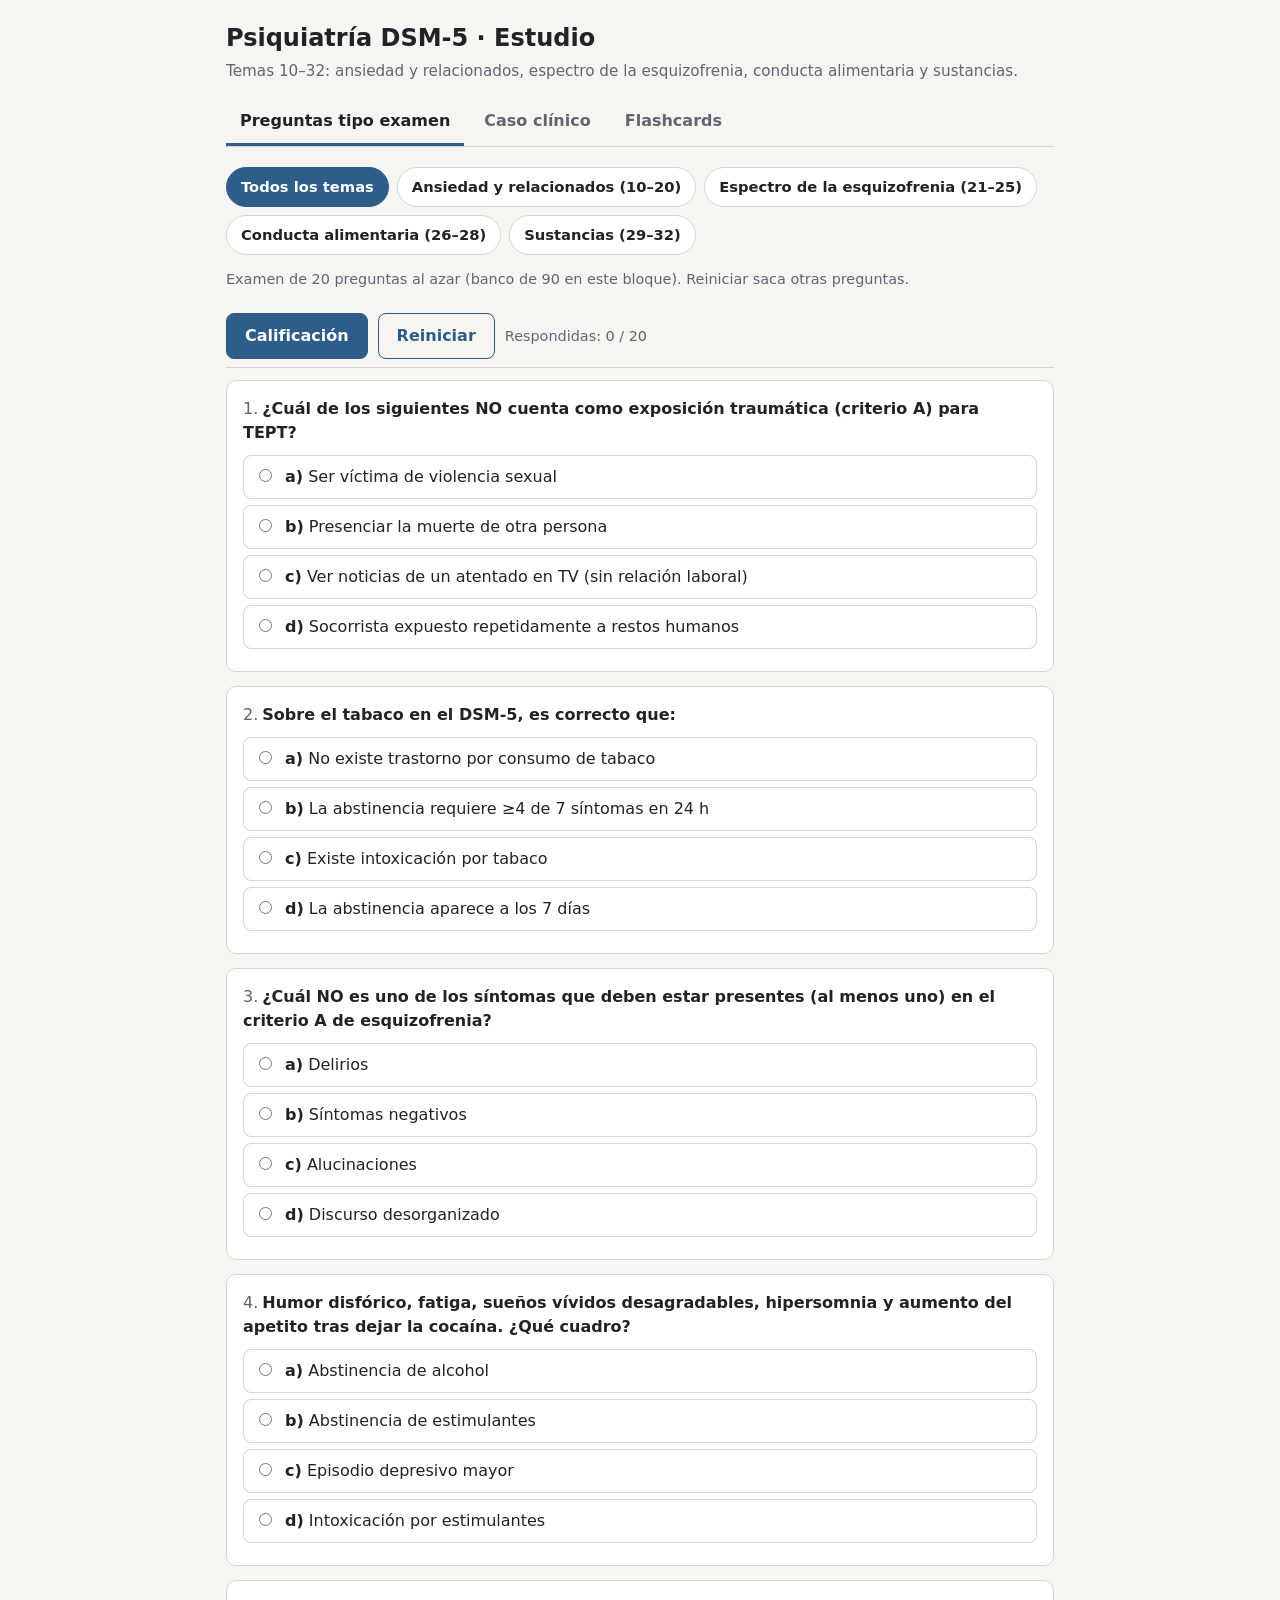
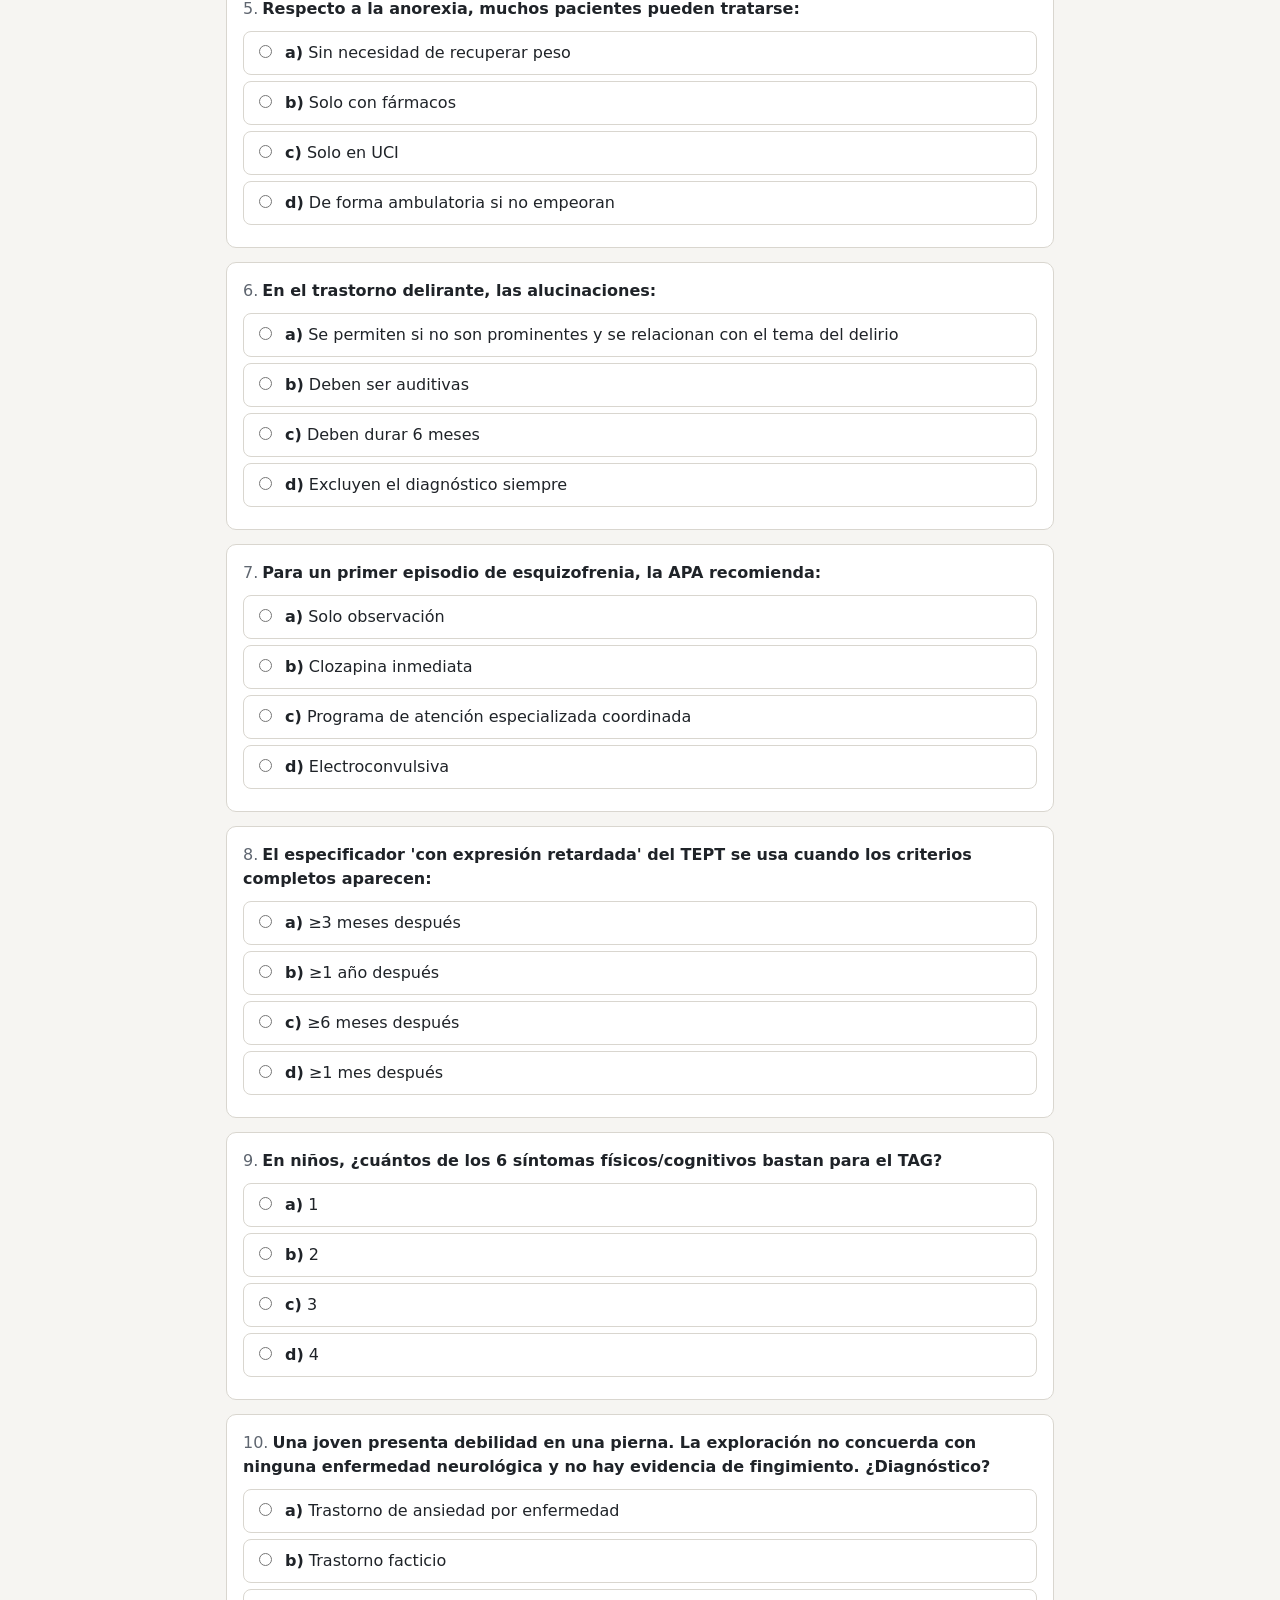
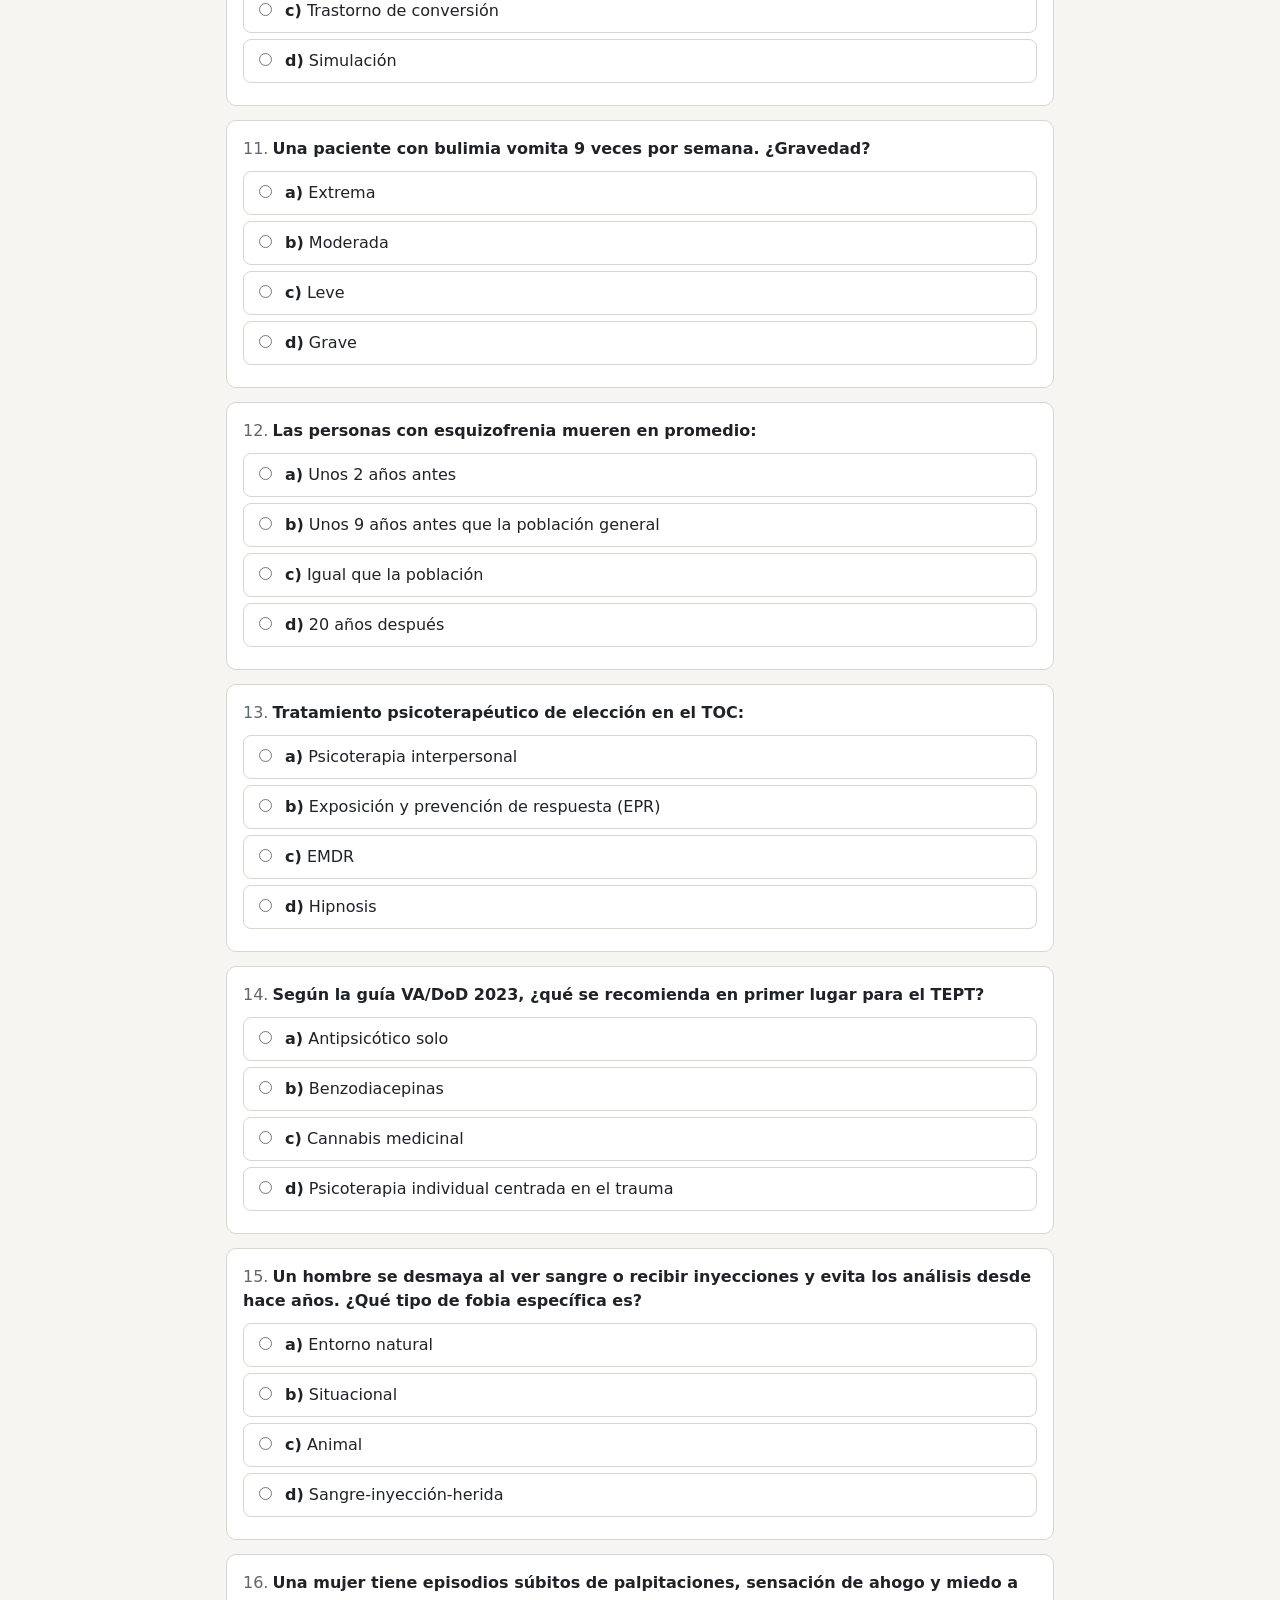
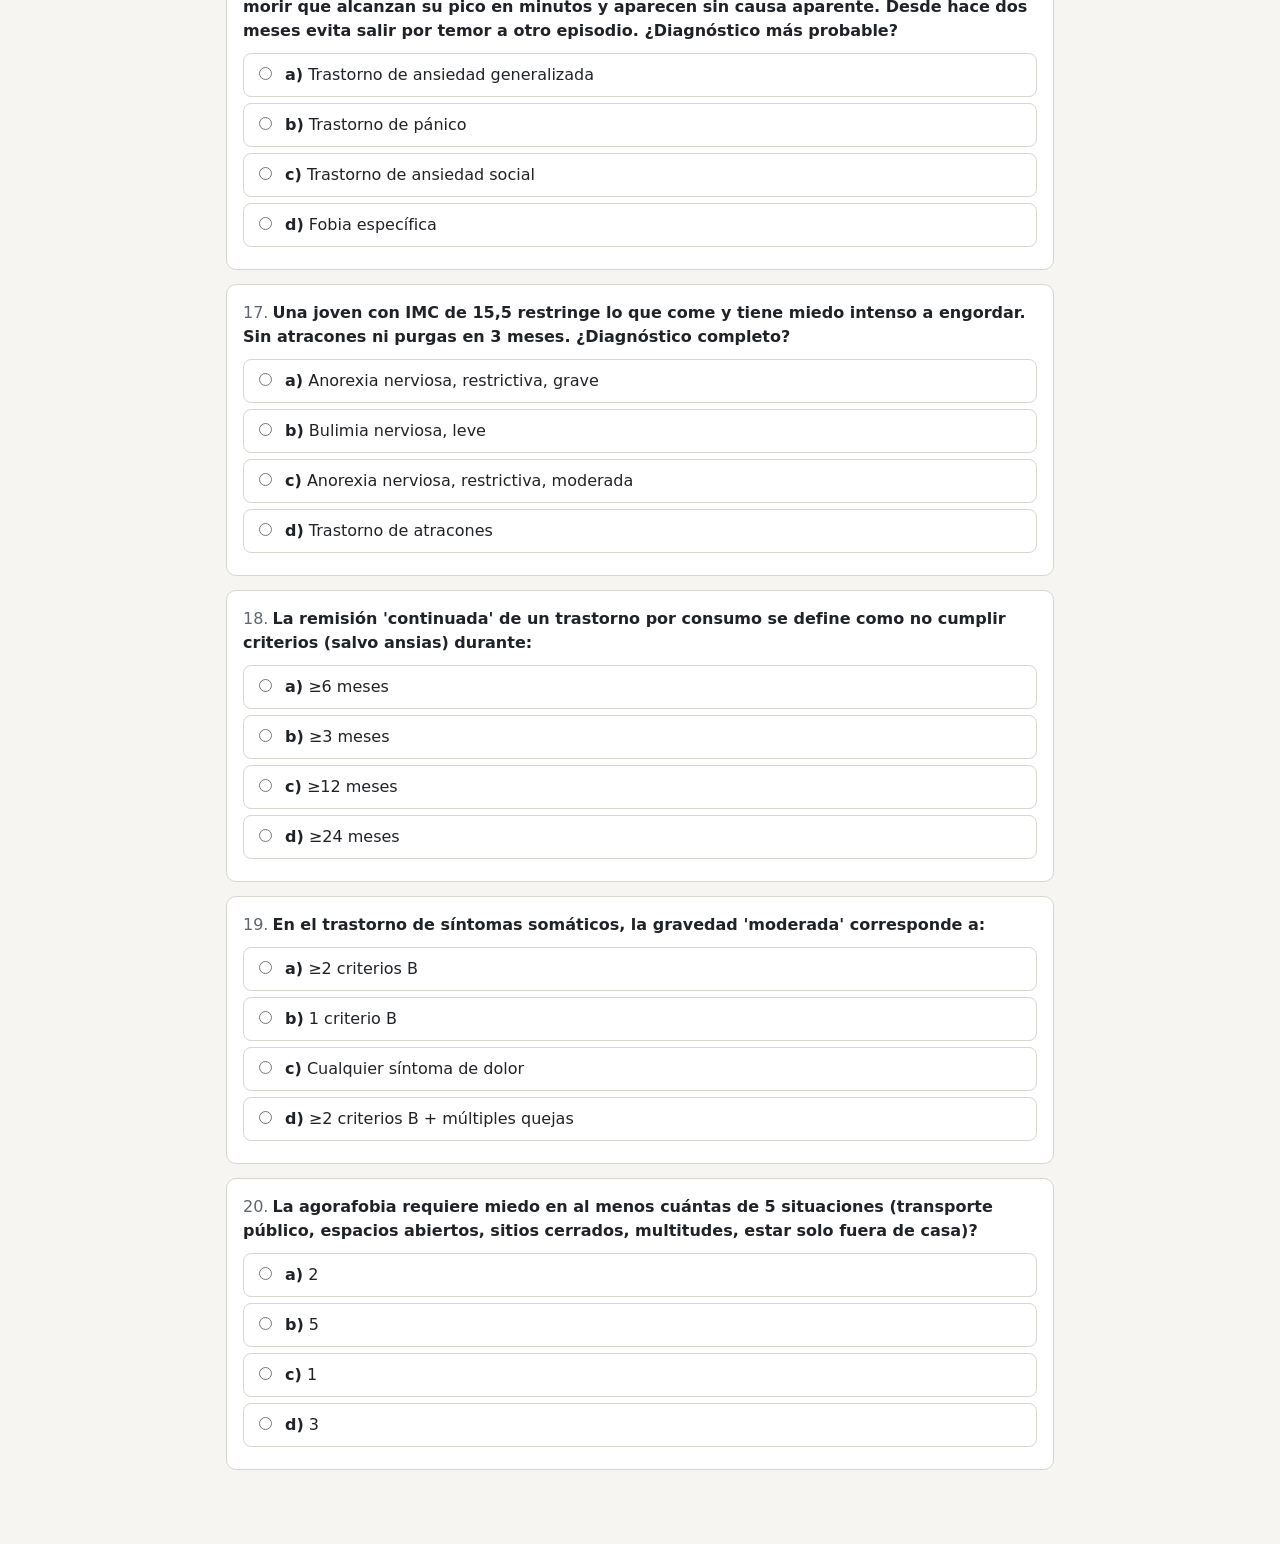
<file: index.html>
<!doctype html>
<html lang="es">
<head>
<meta charset="utf-8">
<meta name="viewport" content="width=device-width, initial-scale=1">
<title>Psiquiatría DSM-5: Estudio</title>
<meta name="description" content="Examen de opción múltiple por bloque, casos clínicos aleatorios con historial y flashcards de psiquiatría (DSM-5, temas 10–32).">
<style>
:root{
  --bg:#f6f5f2; --surface:#ffffff; --surface-2:#efede8; --text:#1f2328; --muted:#5f6670;
  --border:#d9d6cf; --accent:#2f5d8a; --accent-ink:#ffffff; --ok:#1f7a4a; --ok-bg:#e3f3ea;
  --bad:#b3261e; --bad-bg:#fbe6e4; --warn-bg:#fff4d6;
}
@media (prefers-color-scheme: dark){
  :root:not([data-theme="light"]){
    --bg:#15171a; --surface:#1e2125; --surface-2:#272b30; --text:#e6e6e3; --muted:#a2a8b0;
    --border:#363b42; --accent:#7fb0e0; --accent-ink:#10141a; --ok:#5ccf8f; --ok-bg:#16301f;
    --bad:#ff8a80; --bad-bg:#3a1c1a; --warn-bg:#3a3218;
  }
}
:root[data-theme="dark"]{
  --bg:#15171a; --surface:#1e2125; --surface-2:#272b30; --text:#e6e6e3; --muted:#a2a8b0;
  --border:#363b42; --accent:#7fb0e0; --accent-ink:#10141a; --ok:#5ccf8f; --ok-bg:#16301f;
  --bad:#ff8a80; --bad-bg:#3a1c1a; --warn-bg:#3a3218;
}
*{box-sizing:border-box}
body{margin:0;background:var(--bg);color:var(--text);font:16px/1.5 system-ui,-apple-system,"Segoe UI",Roboto,sans-serif}
.wrap{max-width:860px;margin:0 auto;padding:20px 16px 60px}
header h1{font-size:1.5rem;margin:0 0 4px}
header p{margin:0 0 16px;color:var(--muted);font-size:.95rem}
nav.tabs{display:flex;gap:6px;border-bottom:1px solid var(--border);margin-bottom:20px;overflow-x:auto}
nav.tabs button{background:none;border:none;border-bottom:3px solid transparent;color:var(--muted);padding:10px 14px;font:inherit;font-weight:600;cursor:pointer;white-space:nowrap}
nav.tabs button[aria-selected="true"]{color:var(--text);border-bottom-color:var(--accent)}
section[hidden]{display:none}
.card{background:var(--surface);border:1px solid var(--border);border-radius:10px;padding:16px;margin-bottom:14px}
.q-head{font-weight:600;margin-bottom:10px}
.q-num{color:var(--muted);font-weight:500;margin-right:4px}
.opt{display:flex;gap:10px;align-items:flex-start;padding:9px 10px;border:1px solid var(--border);border-radius:8px;margin:6px 0;cursor:pointer;background:var(--surface)}
.opt:hover{background:var(--surface-2)}
.opt input{margin-top:4px;flex:none}
.opt.correct{border-color:var(--ok);background:var(--ok-bg)}
.opt.wrong{border-color:var(--bad);background:var(--bad-bg)}
.card.graded-ok{border-left:5px solid var(--ok)}
.card.graded-bad{border-left:5px solid var(--bad)}
.why{display:none;margin-top:10px;font-size:.93rem;padding:10px;border-radius:8px;background:var(--surface-2)}
.graded .why{display:block}
.tag{display:inline-block;font-size:.75rem;font-weight:700;padding:2px 8px;border-radius:99px;margin-left:6px;vertical-align:middle}
.tag.ok{background:var(--ok-bg);color:var(--ok)}
.tag.bad{background:var(--bad-bg);color:var(--bad)}
.toolbar{display:flex;flex-wrap:wrap;gap:10px;align-items:center;margin:14px 0}
.btn{font:inherit;font-weight:600;padding:10px 18px;border-radius:8px;border:1px solid var(--accent);cursor:pointer;background:var(--accent);color:var(--accent-ink)}
.btn.secondary{background:transparent;color:var(--accent)}
.btn:disabled{opacity:.5;cursor:not-allowed}
select{font:inherit;padding:8px 10px;border-radius:8px;border:1px solid var(--border);background:var(--surface);color:var(--text);max-width:100%}
.score{display:none;padding:14px 16px;border-radius:10px;background:var(--warn-bg);border:1px solid var(--border);margin:10px 0 16px;font-size:1.05rem}
.score.show{display:block}
.score strong{font-size:1.4rem}
.case-text{background:var(--surface-2);border-left:4px solid var(--accent);padding:14px 16px;border-radius:8px;margin-bottom:16px}
.case-text h3{margin:0 0 8px}
.case-text p{margin:6px 0}
.sticky-bar{position:sticky;top:0;z-index:2;background:var(--bg);padding:8px 0;border-bottom:1px solid var(--border);margin-bottom:12px}
.progress{color:var(--muted);font-size:.9rem}
.chips{display:flex;flex-wrap:wrap;gap:8px;margin-bottom:6px}
.chip{font:inherit;font-size:.92rem;font-weight:600;padding:8px 14px;border-radius:99px;border:1px solid var(--border);background:var(--surface);color:var(--text);cursor:pointer}
.chip[aria-pressed="true"]{background:var(--accent);border-color:var(--accent);color:var(--accent-ink)}
.lockmsg{padding:12px 14px;border:1px dashed var(--border);border-radius:10px;color:var(--muted);background:var(--surface)}
.hist{margin-top:28px;padding-top:16px;border-top:1px solid var(--border)}
.hist-head{display:flex;justify-content:space-between;align-items:center;gap:10px;flex-wrap:wrap}
.hist-head h2{font-size:1.15rem;margin:0}
.btn.small{padding:6px 12px;font-size:.88rem}
.hist-item{display:flex;width:100%;justify-content:space-between;align-items:center;gap:12px;text-align:left;font:inherit;color:var(--text);background:var(--surface);border:1px solid var(--border);border-radius:10px;padding:10px 14px;margin:8px 0;cursor:pointer}
.hist-item:hover{background:var(--surface-2)}
.hist-item small{color:var(--muted)}
.hist-score{font-weight:700;font-size:1.1rem;flex:none;padding:4px 10px;border-radius:8px}
.hist-score.ok{background:var(--ok-bg);color:var(--ok)}
.hist-score.bad{background:var(--bad-bg);color:var(--bad)}
[hidden]{display:none !important}
/* Flashcards */
.fc-area{display:flex;flex-direction:column;align-items:center}
.flash{width:100%;max-width:560px;height:320px;perspective:1200px;cursor:pointer;margin:6px 0 14px}
.flash-inner{position:relative;width:100%;height:100%;transition:transform .5s;transform-style:preserve-3d}
.flash.flipped .flash-inner{transform:rotateY(180deg)}
.face{position:absolute;inset:0;backface-visibility:hidden;-webkit-backface-visibility:hidden;border-radius:14px;border:1px solid var(--border);padding:22px;display:flex;flex-direction:column;justify-content:center;overflow:auto}
.front{background:var(--surface)}
.back{background:var(--surface-2);transform:rotateY(180deg);text-align:center}
.face .lbl{font-size:.75rem;text-transform:uppercase;letter-spacing:.08em;color:var(--muted);margin-bottom:10px;font-weight:700}
.front .txt{font-size:1.05rem}
.back .name{font-size:1.5rem;font-weight:700;margin-bottom:8px}
.back .key{color:var(--muted);font-size:.95rem}
.fc-nav{display:flex;gap:10px;flex-wrap:wrap;justify-content:center}
.hint{color:var(--muted);font-size:.85rem;text-align:center}
@media (max-width:520px){.flash{height:360px}.btn{padding:10px 14px}}
</style>
</head>
<body>
<div class="wrap">
  <header>
    <h1>Psiquiatría DSM-5 · Estudio</h1>
    <p>Temas 10–32: ansiedad y relacionados, espectro de la esquizofrenia, conducta alimentaria y sustancias.</p>
  </header>

  <nav class="tabs" role="tablist">
    <button role="tab" aria-selected="true" data-tab="examen">Preguntas tipo examen</button>
    <button role="tab" aria-selected="false" data-tab="caso">Caso clínico</button>
    <button role="tab" aria-selected="false" data-tab="flash">Flashcards</button>
  </nav>

  <!-- EXAMEN -->
  <section id="examen">
    <div class="chips" id="ex-blocks" role="group" aria-label="Elegir tema del examen"></div>
    <p class="progress" id="ex-info"></p>
    <div class="sticky-bar toolbar">
      <button class="btn" id="ex-grade">Calificación</button>
      <button class="btn secondary" id="ex-reset">Reiniciar</button>
      <span class="progress" id="ex-progress"></span>
    </div>
    <div class="score" id="ex-score"></div>
    <div id="ex-list"></div>
  </section>

  <!-- CASO CLÍNICO -->
  <section id="caso" hidden>
    <div class="chips" id="cs-blocks" role="group" aria-label="Elegir bloque de casos"></div>
    <p class="progress" id="cs-info"></p>

    <div id="cs-live">
      <div class="case-text" id="case-text"></div>
      <div class="sticky-bar toolbar">
        <button class="btn" id="cs-grade">Calificación</button>
        <button class="btn secondary" id="cs-reset">Reiniciar (otro caso)</button>
        <button class="btn secondary" id="cs-histbtn">Historial (0)</button>
        <span class="progress" id="cs-progress"></span>
      </div>
      <div class="score" id="cs-score"></div>
      <div id="cs-list"></div>
      <p class="lockmsg" id="cs-lock">Responde primero el diagnóstico. Al elegirlo se fija tu respuesta y se desbloquean las otras 9 preguntas.</p>
    </div>

    <div id="cs-review" hidden>
      <div class="toolbar">
        <button class="btn" id="rv-back">← Volver al caso actual</button>
        <button class="btn secondary" id="rv-retry">Intentar de nuevo este caso</button>
      </div>
      <div class="case-text" id="rv-text"></div>
      <div class="score show" id="rv-score"></div>
      <div id="rv-list"></div>
    </div>

    <div class="hist" id="cs-hist">
      <div class="hist-head">
        <h2>Casos anteriores</h2>
        <button class="btn secondary small" id="cs-clear">Borrar historial</button>
      </div>
      <p class="progress">Cada caso que calificas o dejas al reiniciar se guarda aquí en este navegador. Toca uno para revisar tus respuestas.</p>
      <div id="cs-hist-list"></div>
    </div>
  </section>

  <!-- FLASHCARDS -->
  <section id="flash" hidden>
    <div class="toolbar">
      <label for="fc-filter"><strong>Bloque:</strong></label>
      <select id="fc-filter">
        <option value="all">Todos</option>
        <option value="ans">Ansiedad y relacionados (10–20)</option>
        <option value="psi">Espectro de la esquizofrenia (21–25)</option>
        <option value="ali">Conducta alimentaria (26–28)</option>
        <option value="sus">Sustancias (29–32)</option>
      </select>
      <button class="btn secondary" id="fc-shuffle">Barajar</button>
    </div>
    <div class="fc-area">
      <div class="progress" id="fc-progress"></div>
      <div class="flash" id="fc-card" tabindex="0" role="button" aria-label="Voltear tarjeta">
        <div class="flash-inner">
          <div class="face front"><div class="lbl">¿De qué se trata?</div><div class="txt" id="fc-front"></div></div>
          <div class="face back"><div class="lbl">Patología</div><div class="name" id="fc-name"></div><div class="key" id="fc-key"></div></div>
        </div>
      </div>
      <div class="fc-nav">
        <button class="btn secondary" id="fc-prev">← Anterior</button>
        <button class="btn" id="fc-flip">Voltear</button>
        <button class="btn secondary" id="fc-next">Siguiente →</button>
      </div>
      <p class="hint">Toca la tarjeta para voltearla. Teclado: ← → para moverte, espacio para voltear.</p>
    </div>
  </section>
</div>

<script>
/* ================== BANCO DE PREGUNTAS TIPO EXAMEN ================== */
const EXAM = [
 {b:"ans",q:"Una mujer tiene episodios súbitos de palpitaciones, sensación de ahogo y miedo a morir que alcanzan su pico en minutos y aparecen sin causa aparente. Desde hace dos meses evita salir por temor a otro episodio. ¿Diagnóstico más probable?",
  o:["Trastorno de ansiedad generalizada","Trastorno de pánico","Trastorno de ansiedad social","Fobia específica"],a:1,
  w:"Ataques inesperados y recurrentes con pico en minutos + ≥1 mes de preocupación por nuevos ataques o cambio de conducta (evitación)."},
 {b:"ans",q:"¿Cuántos de los 13 síntomas se requieren para definir un ataque de pánico?",
  o:["≥2","≥3","≥4","≥6"],a:2,w:"El DSM-5 exige ≥4 de 13 síntomas con inicio súbito y pico en minutos."},
 {b:"ans",q:"En el trastorno de pánico, tras al menos un ataque debe haber preocupación persistente o cambio de conducta durante al menos:",
  o:["1 semana","1 mes","3 meses","6 meses"],a:1,w:"Criterio B: ≥1 mes de preocupación por nuevos ataques o sus consecuencias, o conducta desadaptada."},
 {b:"ans",q:"La agorafobia requiere miedo en al menos cuántas de 5 situaciones (transporte público, espacios abiertos, sitios cerrados, multitudes, estar solo fuera de casa)?",
  o:["1","2","3","5"],a:1,w:"≥2 de 5 situaciones, por temor a no poder escapar o no recibir ayuda; típicamente ≥6 meses."},
 {b:"ans",q:"Una mujer lleva ocho meses con preocupación excesiva por dinero, trabajo y la salud de sus familiares, difícil de controlar, con tensión muscular, fatiga e insomnio. ¿Diagnóstico?",
  o:["Trastorno de pánico","Trastorno de síntomas somáticos","Trastorno obsesivo-compulsivo","Trastorno de ansiedad generalizada"],a:3,
  w:"TAG: ≥6 meses de preocupación amplia y difícil de controlar + ≥3 de 6 síntomas (aquí tensión, fatiga, sueño)."},
 {b:"ans",q:"En niños, ¿cuántos de los 6 síntomas físicos/cognitivos bastan para el TAG?",
  o:["1","2","3","4"],a:0,w:"En adultos se piden ≥3 de 6; en niños basta 1."},
 {b:"ans",q:"Un estudiante evita exponer en clase y comer en la cafetería porque teme que los demás noten que tiembla y lo juzguen. Lleva así un año. ¿Diagnóstico?",
  o:["Fobia específica situacional","Agorafobia","Trastorno de ansiedad social (fobia social)","Trastorno de pánico"],a:2,
  w:"El núcleo es el miedo a la evaluación negativa de otros en situaciones sociales; ≥6 meses."},
 {b:"ans",q:"¿Cuál es la primera línea en fobia social según NICE (CG159)?",
  o:["TCC grupal","Benzodiacepinas","TCC individual basada en el modelo de Clark y Wells","Antipsicóticos"],a:2,
  w:"NICE recomienda TCC individual (Clark y Wells); la grupal no es la primera elección."},
 {b:"ans",q:"Un hombre se desmaya al ver sangre o recibir inyecciones y evita los análisis desde hace años. ¿Qué tipo de fobia específica es?",
  o:["Animal","Entorno natural","Sangre-inyección-herida","Situacional"],a:2,w:"Los 5 tipos: animal, entorno natural, sangre-inyección-herida, situacional y otra."},
 {b:"ans",q:"Tratamiento de primera línea de la fobia específica:",
  o:["ISRS","Terapia de exposición","Benzodiacepinas","Psicoanálisis"],a:1,w:"La exposición (en vivo; la realidad virtual es alternativa) es la primera línea."},
 {b:"ans",q:"En el TOC, las obsesiones/compulsiones deben ocupar más de cuánto tiempo al día (o causar deterioro)?",
  o:["30 minutos","1 hora","2 horas","4 horas"],a:1,w:"Criterio B: >1 hora al día o malestar/deterioro significativo."},
 {b:"ans",q:"Un paciente con TOC está completamente convencido de que si no revisa la estufa 20 veces su casa arderá. ¿Qué especificador corresponde?",
  o:["Con buena introspección","Con poca introspección","Con ausencia de introspección/creencias delirantes","Relacionado con tics"],a:2,
  w:"Si está completamente convencido de que sus creencias son ciertas: introspección ausente/con creencias delirantes."},
 {b:"ans",q:"Tratamiento psicoterapéutico de elección en el TOC:",
  o:["Exposición y prevención de respuesta (EPR)","Psicoterapia interpersonal","EMDR","Hipnosis"],a:0,w:"TCC con EPR y/o ISRS; alternativas: clomipramina o potenciar con antipsicótico."},
 {b:"ans",q:"Un hombre presenció un accidente grave hace 12 días. Tiene recuerdos intrusivos, pesadillas, evitación, hipervigilancia y 10 de 14 síntomas. ¿Diagnóstico?",
  o:["Trastorno por estrés postraumático","Trastorno de adaptación","Trastorno por estrés agudo","Trastorno psicótico breve"],a:2,
  w:"Estrés agudo: ≥9 de 14 síntomas y duración de 3 días a 1 mes. Aún no cumple el mes para TEPT."},
 {b:"ans",q:"¿Qué duración distingue al TEPT del trastorno por estrés agudo?",
  o:["Más de 1 semana","Más de 1 mes","Más de 3 meses","Más de 6 meses"],a:1,w:"Estrés agudo: 3 días–1 mes. TEPT: más de 1 mes."},
 {b:"ans",q:"El especificador 'con expresión retardada' del TEPT se usa cuando los criterios completos aparecen:",
  o:["≥1 mes después","≥3 meses después","≥6 meses después","≥1 año después"],a:2,w:"Expresión retardada: criterios completos ≥6 meses después del trauma."},
 {b:"ans",q:"Según la guía VA/DoD 2023, ¿qué se recomienda en primer lugar para el TEPT?",
  o:["Benzodiacepinas","Psicoterapia individual centrada en el trauma","Cannabis medicinal","Antipsicótico solo"],a:1,
  w:"Exposición prolongada, procesamiento cognitivo o EMDR; se recomienda NO usar benzodiacepinas ni cannabis."},
 {b:"ans",q:"¿Cuál de los siguientes NO cuenta como exposición traumática (criterio A) para TEPT?",
  o:["Ser víctima de violencia sexual","Presenciar la muerte de otra persona","Ver noticias de un atentado en TV (sin relación laboral)","Socorrista expuesto repetidamente a restos humanos"],a:2,
  w:"La exposición por medios o TV no cuenta, salvo que sea por trabajo."},
 {b:"ans",q:"Un paciente refiere lagunas de memoria para eventos cotidianos y dice que 'otra persona' con otro nombre toma el control de su conducta. ¿Diagnóstico?",
  o:["Amnesia disociativa","Trastorno de identidad disociativo","Trastorno de conversión","Trastorno facticio"],a:1,w:"≥2 estados de personalidad + lapsos de memoria recurrentes."},
 {b:"ans",q:"El especificador 'con fuga disociativa' pertenece a:",
  o:["Trastorno de identidad disociativo","Amnesia disociativa","Despersonalización/desrealización","TEPT"],a:1,w:"Fuga: deambular con propósito o desorientado con amnesia de la identidad; especificador de la amnesia disociativa."},
 {b:"ans",q:"Una joven presenta debilidad en una pierna. La exploración no concuerda con ninguna enfermedad neurológica y no hay evidencia de fingimiento. ¿Diagnóstico?",
  o:["Trastorno facticio","Simulación","Trastorno de conversión","Trastorno de ansiedad por enfermedad"],a:2,
  w:"Síntoma motor/sensitivo incompatible con enfermedad neurológica reconocida, sin fingimiento."},
 {b:"ans",q:"En el trastorno de conversión, el factor de estrés psicológico:",
  o:["Es un requisito obligatorio","Ya no es requisito; se especifica con o sin estresor","Excluye el diagnóstico","Debe ocurrir en el último mes"],a:1,w:"El DSM-5 lo deja como especificador; ya no es requisito."},
 {b:"ans",q:"Una enfermera se inyecta insulina a escondidas para provocarse hipoglucemias y se presenta en urgencias como enferma, sin beneficio económico. ¿Diagnóstico?",
  o:["Simulación","Trastorno facticio","Trastorno de conversión","Trastorno de síntomas somáticos"],a:1,
  w:"Engaño identificado sin recompensa externa obvia = facticio. Si hubiera incentivo externo sería simulación."},
 {b:"ans",q:"Una madre provoca síntomas en su hijo para llevarlo repetidamente al hospital. ¿A quién se diagnostica de trastorno facticio aplicado a otro?",
  o:["Al niño","A la madre (autora)","A ambos","A ninguno; es simulación"],a:1,w:"El diagnóstico es del autor; a la víctima se le puede diagnosticar maltrato."},
 {b:"ans",q:"Paciente con dolor lumbar desde hace 9 meses, piensa constantemente que es algo grave, dedica horas a investigar y consultar, aunque los estudios son normales. ¿Diagnóstico?",
  o:["Trastorno de ansiedad por enfermedad","Trastorno de síntomas somáticos con predominio de dolor","Trastorno de conversión","Trastorno facticio"],a:1,
  w:"Hay síntoma físico real + respuesta excesiva (pensamientos, ansiedad, tiempo) >6 meses. En ansiedad por enfermedad los síntomas son ausentes o leves."},
 {b:"ans",q:"En el trastorno de síntomas somáticos, la gravedad 'moderada' corresponde a:",
  o:["1 criterio B","≥2 criterios B","≥2 criterios B + múltiples quejas","Cualquier síntoma de dolor"],a:1,w:"Leve: 1 criterio B; moderado: ≥2; grave: ≥2 + múltiples quejas o un síntoma muy intenso."},
 {b:"psi",q:"Un hombre de 25 años tuvo delirios y alucinaciones durante tres semanas y después recuperó por completo su funcionamiento previo. ¿Diagnóstico?",
  o:["Esquizofrenia","Trastorno esquizofreniforme","Trastorno psicótico breve","Trastorno delirante"],a:2,w:"≥1 día y <1 mes con retorno total al nivel previo."},
 {b:"psi",q:"Un paciente cumple el criterio A de esquizofrenia desde hace 3 meses. ¿Qué diagnóstico corresponde?",
  o:["Psicótico breve","Esquizofreniforme","Esquizofrenia","Delirante"],a:1,w:"Esquizofreniforme: criterio A + ≥1 mes y <6 meses."},
 {b:"psi",q:"¿Cuál NO es uno de los síntomas que deben estar presentes (al menos uno) en el criterio A de esquizofrenia?",
  o:["Delirios","Alucinaciones","Discurso desorganizado","Síntomas negativos"],a:3,w:"Se necesitan ≥2 de 5 y al menos uno debe ser delirios, alucinaciones o discurso desorganizado."},
 {b:"psi",q:"Duración mínima total de la esquizofrenia:",
  o:["1 mes","3 meses","6 meses (incluye ≥1 mes de fase activa)","12 meses"],a:2,w:"≥6 meses de signos continuos, incluido ≥1 mes de síntomas activos."},
 {b:"psi",q:"Un hombre de 45 años está convencido desde hace dos años de que su esposa le es infiel. No hay alucinaciones notables y trabaja con normalidad. ¿Diagnóstico?",
  o:["Esquizofrenia","Trastorno delirante, tipo celotípico","Trastorno esquizofreniforme","TOC con ausencia de introspección"],a:1,
  w:"Delirio ≥1 mes, sin criterio A de esquizofrenia, funcionamiento conservado. Tema: infidelidad = celotípico."},
 {b:"psi",q:"Una mujer cree que un famoso actor está enamorado de ella y le envía mensajes ocultos. ¿Subtipo de trastorno delirante?",
  o:["Grandeza","Erotomaníaco","Persecutorio","Somático"],a:1,w:"Erotomaníaco: otra persona (a menudo de mayor estatus) lo ama."},
 {b:"psi",q:"Una mujer lleva 8 meses con delirios y alucinaciones, con episodios depresivos mayores la mayor parte de la enfermedad, y tuvo más de 2 semanas de psicosis sin síntomas del ánimo. ¿Diagnóstico?",
  o:["Esquizofrenia","Trastorno esquizoafectivo, tipo depresivo","Depresión mayor con características psicóticas","Trastorno delirante"],a:1,
  w:"Psicosis + episodio del ánimo concurrente, ≥2 semanas de psicosis sin ánimo y ánimo presente la mayor parte del tiempo."},
 {b:"psi",q:"Paciente con esquizofrenia que no mejora tras varios antipsicóticos con adherencia comprobada. ¿Qué recomienda la APA (2020)?",
  o:["Suspender antipsicóticos","Clozapina","Solo psicoeducación","Benzodiacepina de mantenimiento"],a:1,w:"Clozapina para esquizofrenia resistente o riesgo de suicidio persistente."},
 {b:"psi",q:"¿Cuál es una característica de buen pronóstico del trastorno esquizofreniforme?",
  o:["Afecto embotado","Mal funcionamiento previo","Confusión o perplejidad","Inicio insidioso de años"],a:2,
  w:"Requiere ≥2 de: psicosis notable en las primeras 4 semanas, confusión/perplejidad, buen funcionamiento previo, ausencia de afecto plano."},
 {b:"ali",q:"Una joven con IMC de 15,5 restringe lo que come y tiene miedo intenso a engordar. Sin atracones ni purgas en 3 meses. ¿Diagnóstico completo?",
  o:["Bulimia nerviosa, leve","Anorexia nerviosa, restrictiva, moderada","Anorexia nerviosa, restrictiva, grave","Trastorno de atracones"],a:2,
  w:"IMC: leve ≥17; moderado 16–16,99; grave 15–15,99; extremo <15."},
 {b:"ali",q:"¿Qué criterio separa la anorexia de la bulimia?",
  o:["Presencia de atracones","Peso significativamente bajo","Vómito autoprovocado","Miedo a engordar"],a:1,w:"La anorexia exige peso significativamente bajo; la bulimia no."},
 {b:"ali",q:"Frecuencia mínima de atracones y conductas compensatorias en la bulimia:",
  o:["≥1/semana durante 1 mes","≥1/semana durante 3 meses","≥2/semana durante 3 meses","≥2/semana durante 6 meses"],a:1,w:"En promedio ≥1 vez por semana durante 3 meses."},
 {b:"ali",q:"Una paciente con bulimia vomita 9 veces por semana. ¿Gravedad?",
  o:["Leve","Moderada","Grave","Extrema"],a:2,w:"Leve 1–3; moderada 4–7; grave 8–13; extrema ≥14 conductas compensatorias/semana."},
 {b:"ali",q:"Atracones ≥1/semana por 4 meses, come solo por vergüenza, malestar intenso, sin vómito, laxantes ni ejercicio excesivo. ¿Diagnóstico?",
  o:["Bulimia nerviosa","Anorexia, tipo con atracones/purgas","Trastorno de atracones","Trastorno de síntomas somáticos"],a:2,w:"Atracones sin conducta compensatoria recurrente + ≥3 de 5 rasgos."},
 {b:"ali",q:"Fármaco recomendado junto con TCC en la bulimia nerviosa:",
  o:["Lisdexanfetamina","Fluoxetina (ISRS)","Clozapina","Naltrexona"],a:1,w:"TCC centrada en el trastorno + ISRS (fluoxetina)."},
 {b:"sus",q:"En el trastorno por consumo de sustancias, ¿cuántos criterios (de 11, en 12 meses) definen gravedad moderada?",
  o:["2–3","4–5","≥6","≥8"],a:1,w:"Leve 2–3; moderado 4–5; grave ≥6."},
 {b:"sus",q:"Un hombre bebe a diario desde hace años. Diez horas después de dejar de beber presenta temblor, sudoración, pulso de 110, ansiedad e insomnio. ¿Qué cuadro es?",
  o:["Intoxicación por alcohol","Abstinencia de alcohol","TAG","Trastorno por consumo leve"],a:1,w:"Abstinencia: ≥2 síntomas en horas o días tras cese de consumo intenso y prolongado; hiperactividad autonómica."},
 {b:"sus",q:"Signo característico de intoxicación por alcohol:",
  o:["Midriasis","Nistagmo","Inyección conjuntival","Aumento del apetito"],a:1,w:"Habla pastosa, incoordinación, marcha insegura, nistagmo, alteración de atención/memoria, estupor o coma."},
 {b:"sus",q:"Fármacos de primera opción (APA 2018) para trastorno por consumo de alcohol moderado-grave sin uso de opioides:",
  o:["Naltrexona o acamprosato","Diazepam de mantenimiento","Antidepresivo","Lisdexanfetamina"],a:0,w:"Naltrexona o acamprosato; alternativas: disulfiram, topiramato, gabapentina."},
 {b:"sus",q:"Un joven con ojos rojos, boca seca, hambre intensa y taquicardia tras fumar hace una hora. ¿Qué cuadro?",
  o:["Intoxicación por cannabis","Intoxicación por estimulantes","Abstinencia de tabaco","Intoxicación por alcohol"],a:0,w:"≥2 en 2 h: inyección conjuntival, aumento del apetito, boca seca, taquicardia."},
 {b:"sus",q:"Tratamiento farmacológico aprobado para el trastorno por consumo de cannabis:",
  o:["Naltrexona","Bupropión","No hay fármacos aprobados","Vareniclina"],a:2,w:"No hay fármacos aprobados; lo mejor respaldado es TCC, mejora motivacional y manejo de contingencias."},
 {b:"sus",q:"¿Qué intervención tiene más evidencia en el trastorno por consumo de estimulantes?",
  o:["Naltrexona","Manejo de contingencias","Disulfiram","Benzodiacepinas"],a:1,w:"No hay fármacos aprobados por la FDA; el manejo de contingencias tiene la mejor evidencia."},
 {b:"sus",q:"Humor disfórico, fatiga, sueños vívidos desagradables, hipersomnia y aumento del apetito tras dejar la cocaína. ¿Qué cuadro?",
  o:["Intoxicación por estimulantes","Abstinencia de estimulantes","Episodio depresivo mayor","Abstinencia de alcohol"],a:1,w:"Abstinencia de estimulantes: humor disfórico + ≥2 (fatiga, sueños vívidos, insomnio/hipersomnia, apetito, cambio psicomotor)."},
 {b:"sus",q:"Sobre el tabaco en el DSM-5, es correcto que:",
  o:["Existe intoxicación por tabaco","La abstinencia requiere ≥4 de 7 síntomas en 24 h","La abstinencia aparece a los 7 días","No existe trastorno por consumo de tabaco"],a:1,w:"No hay intoxicación por tabaco; abstinencia = ≥4 de 7 síntomas en las 24 h tras cese o reducción."},
 {b:"sus",q:"La remisión 'continuada' de un trastorno por consumo se define como no cumplir criterios (salvo ansias) durante:",
  o:["≥3 meses","≥6 meses","≥12 meses","≥24 meses"],a:2,w:"Inicial: ≥3 y <12 meses; continuada: ≥12 meses."},
 {b:"psi",q:"Un hombre está convencido de haber descubierto la cura del cáncer y de que nadie reconoce su talento; funciona bien en lo demás. ¿Subtipo de trastorno delirante?",
  o:["Persecutorio","Grandeza","Celotípico","Somático"],a:1,w:"Grandeza: talento o descubrimiento no reconocido."},
 {b:"psi",q:"En el trastorno delirante, las alucinaciones:",
  o:["Excluyen el diagnóstico siempre","Se permiten si no son prominentes y se relacionan con el tema del delirio","Deben ser auditivas","Deben durar 6 meses"],a:1,w:"Ej.: sentirse infestado por insectos."},
 {b:"psi",q:"El especificador 'con inicio posparto' del psicótico breve aplica si comienza:",
  o:["Durante el embarazo o en las 4 semanas tras el parto","Hasta 6 meses después","Solo en el parto","Solo en el primer trimestre"],a:0,w:"Así lo define el DSM-5."},
 {b:"psi",q:"La 'psicosis reactiva breve' corresponde al especificador:",
  o:["Sin factor de estrés notable","Con factor(es) de estrés notable(s)","Con catatonía","Con inicio posparto"],a:1,w:"Especificador del psicótico breve."},
 {b:"psi",q:"Un esquizofreniforme se califica de 'provisional' cuando:",
  o:["Se diagnostica sin esperar la recuperación","Dura más de 6 meses","Hay síntomas del ánimo","Hay consumo de cannabis"],a:0,w:"Criterio B."},
 {b:"psi",q:"Los especificadores de curso de la esquizofrenia (primer episodio, múltiples, continuo) solo se usan después de:",
  o:["1 mes","6 meses","1 año de evolución","5 años"],a:2,w:"Solo después de 1 año de evolución."},
 {b:"psi",q:"La gravedad de cada síntoma de la esquizofrenia se califica en una escala de:",
  o:["0 a 4","1 a 10","0 a 100","Leve/grave"],a:0,w:"Escala de 0 a 4."},
 {b:"psi",q:"Según la OMS, ¿cuántas personas en el mundo tienen esquizofrenia?",
  o:["≈23 millones (1 de cada 345)","≈1 millón","≈200 millones","≈1 de cada 10"],a:0,w:"≈0,29 %; mueren unos 9 años antes."},
 {b:"psi",q:"Las personas con esquizofrenia mueren en promedio:",
  o:["Unos 9 años antes que la población general","Igual que la población","20 años después","Unos 2 años antes"],a:0,w:"Dato de la OMS; al menos 1 de cada 3 se recupera por completo."},
 {b:"psi",q:"Para un primer episodio de esquizofrenia, la APA recomienda:",
  o:["Programa de atención especializada coordinada","Solo observación","Clozapina inmediata","Electroconvulsiva"],a:0,w:"Además de psicoeducación, TCC para psicosis y empleo con apoyo."},
 {b:"psi",q:"Si la psicosis aparece SOLO durante episodios depresivos mayores, el diagnóstico es:",
  o:["Esquizoafectivo","Depresión mayor con características psicóticas","Esquizofrenia","Delirante"],a:1,w:"Diferencial del esquizoafectivo."},
 {b:"psi",q:"En un niño con autismo, se diagnostica además esquizofrenia solo si hay:",
  o:["Delirios o alucinaciones notables ≥1 mes","Cualquier síntoma negativo","Discurso desorganizado","Aislamiento"],a:0,w:"Criterio F."},
 {b:"psi",q:"Prevalencia vitalicia del trastorno delirante:",
  o:["≈0,2 %","≈2 %","≈5 %","≈10 %"],a:0,w:"Ronda 0,2 %."},
 {b:"psi",q:"¿Cuál de los siguientes es un síntoma negativo?",
  o:["Alucinaciones","Abulia","Delirios","Discurso desorganizado"],a:1,w:"Expresión emocional disminuida y abulia."},
 {b:"ali",q:"Anorexia con IMC de 16,5. ¿Gravedad?",
  o:["Leve","Moderada","Grave","Extrema"],a:1,w:"Moderada: 16–16,99."},
 {b:"ali",q:"Anorexia con IMC de 17,5. ¿Gravedad?",
  o:["Leve","Moderada","Grave","Extrema"],a:0,w:"Leve: ≥17."},
 {b:"ali",q:"El subtipo de anorexia (restrictivo o con atracones/purgas) se determina según:",
  o:["Los últimos 3 meses","Toda la vida","El último mes","El último año"],a:0,w:"Últimos 3 meses."},
 {b:"ali",q:"Trastorno de atracones con 10 atracones por semana. ¿Gravedad?",
  o:["Leve","Moderada","Grave","Extrema"],a:2,w:"Grave: 8–13."},
 {b:"ali",q:"¿Cuál NO es uno de los 5 rasgos asociados al atracón?",
  o:["Comer más rápido de lo normal","Comer sin hambre física","Comer solo por vergüenza","Vomitar después"],a:3,w:"Vomitar sería conducta compensatoria."},
 {b:"ali",q:"Si los atracones y las purgas ocurren solo durante episodios de anorexia:",
  o:["Se diagnostica además bulimia","No se diagnostica bulimia","Se diagnostica trastorno de atracones","Se diagnostica facticio"],a:1,w:"Criterio E de bulimia."},
 {b:"ali",q:"¿Cuál de los trastornos alimentarios tiene la mayor prevalencia vitalicia en EE. UU.?",
  o:["Anorexia","Bulimia","Trastorno de atracones","Iguales"],a:2,w:"Atracones 0,85 %; anorexia 0,80 %; bulimia 0,28 %."},
 {b:"ali",q:"Fármaco que puede usarse en adultos con trastorno de atracones:",
  o:["Lisdexanfetamina","Clozapina","Naltrexona","Haloperidol"],a:0,w:"O un antidepresivo (APA 2023)."},
 {b:"ali",q:"El criterio C de anorexia incluye:",
  o:["Falta persistente de reconocimiento de la gravedad del bajo peso","Atracones semanales","Vómitos","Obesidad previa"],a:0,w:"También percepción alterada o autoevaluación influida por el peso."},
 {b:"ali",q:"En la bulimia, la gravedad se basa en:",
  o:["El IMC","Conductas compensatorias por semana","Años de evolución","Número de atracones al mes"],a:1,w:"Leve 1–3, moderada 4–7, grave 8–13, extrema ≥14."},
 {b:"ali",q:"En el trastorno de atracones, la gravedad se basa en:",
  o:["El IMC","Atracones por semana","Vómitos por semana","Peso perdido"],a:1,w:"Atracones por semana."},
 {b:"ali",q:"En la bulimia nerviosa, el peso:",
  o:["Debe ser bajo","No es criterio","Debe ser obesidad","Debe ser IMC <17"],a:1,w:"El peso no es criterio en bulimia ni en atracones."},
 {b:"ali",q:"Respecto a la anorexia, muchos pacientes pueden tratarse:",
  o:["De forma ambulatoria si no empeoran","Solo en UCI","Solo con fármacos","Sin necesidad de recuperar peso"],a:0,w:"APA 2023."},
 {b:"ali",q:"¿Cuál es una conducta compensatoria inapropiada?",
  o:["Ejercicio excesivo","Comer a escondidas","Comer rápido","Comer sin hambre"],a:0,w:"Vómito, laxantes, diuréticos, ayuno o ejercicio excesivo."},
 {b:"sus",q:"Los criterios 10 y 11 del trastorno por consumo (tolerancia y abstinencia) se agrupan como:",
  o:["Control deteriorado","Deterioro social","Consumo de riesgo","Criterios farmacológicos"],a:3,w:"Adaptación del cuerpo."},
 {b:"sus",q:"El craving (ansias de consumir) pertenece al grupo de:",
  o:["Control deteriorado","Deterioro social","Consumo de riesgo","Farmacológicos"],a:0,w:"Criterios 1–4."},
 {b:"sus",q:"Remisión inicial de un trastorno por consumo:",
  o:["≥3 meses pero <12 sin criterios (salvo ansias)","≥12 meses","≥1 mes","≥5 años"],a:0,w:"Continuada: ≥12 meses."},
 {b:"sus",q:"La abstinencia de cannabis requiere un consumo previo:",
  o:["Diario o casi diario durante varios meses","Ocasional","Una sola vez","Mensual"],a:0,w:"Cese brusco de un consumo intenso y prolongado."},
 {b:"sus",q:"La naltrexona no debe usarse en pacientes con:",
  o:["Consumo de opioides","TAG","Tabaquismo","Bulimia"],a:0,w:"APA 2018."},
 {b:"sus",q:"Alternativas a naltrexona/acamprosato en el trastorno por consumo de alcohol:",
  o:["Disulfiram, topiramato o gabapentina","Clozapina","Vareniclina","Lisdexanfetamina"],a:0,w:"APA 2018."},
 {b:"sus",q:"La OMS recomienda en la terapia sustitutiva de nicotina:",
  o:["Combinar dos formas de TSN","Evitar la TSN","Usar solo chicles","Combinar con benzodiacepinas"],a:0,w:"OMS 2024."},
 {b:"sus",q:"¿Cuál es un síntoma de abstinencia de alcohol que puede ser grave?",
  o:["Convulsiones tonicoclónicas generalizadas","Aumento del apetito","Hipersomnia","Inyección conjuntival"],a:0,w:"Junto con alucinaciones transitorias y agitación."},
 {b:"sus",q:"El síndrome confusional por abstinencia de alcohol se describe en el capítulo de:",
  o:["Trastornos neurocognitivos","Trastornos de ansiedad","Trastornos psicóticos","Trastornos alimentarios"],a:0,w:"No en el de sustancias."},
 {b:"sus",q:"El especificador 'en un entorno controlado' se usa cuando la persona:",
  o:["Está en un lugar con acceso restringido a la sustancia","Consume en casa","Tiene síntomas graves","Está intoxicada"],a:0,w:"Especificador de remisión."},
 {b:"sus",q:"¿Cuántos criterios tiene el modelo de trastorno por consumo del DSM-5?",
  o:["7","9","11","13"],a:2,w:"11 criterios en 12 meses; se diagnostica con ≥2."}
];

/* ================== CASOS CLÍNICOS (10 preguntas cada uno) ================== */
const CASES = [
 /* ---------- ANSIEDAD Y RELACIONADOS ---------- */
 {b:"ans",title:"Tema 10 · Trastorno de pánico",
  text:[
   "Carmen, 27 años, diseñadora. Hace 4 meses, mientras veía la televisión en su casa, sintió de golpe palpitaciones, sudoración, temblor, falta de aire, hormigueo en las manos y miedo a morir; todo llegó a su máximo en unos <b>10 minutos</b> y cedió en media hora. Desde entonces ha tenido 6 episodios iguales, algunos sin ningún desencadenante.",
   "Desde hace <b>3 meses</b> vive con miedo a que vuelva a ocurrir, ya no hace ejercicio y evita el autobús, el metro y los centros comerciales llenos porque teme \"no poder salir\". Ya no sale sola de casa. ECG y TSH normales. No consume café en exceso ni otras sustancias."],
  qs:[
   {q:"¿Cuál es el diagnóstico principal más probable?",o:["Trastorno de ansiedad generalizada","Trastorno de pánico","Trastorno de ansiedad social","Fobia específica situacional"],a:1,w:"Ataques inesperados y recurrentes + ≥1 mes de preocupación por nuevos ataques y cambio de conducta."},
   {q:"¿Cuántos de los 13 síntomas se necesitan para hablar de ataque de pánico?",o:["≥2","≥3","≥4","≥6"],a:2,w:"≥4 de 13 síntomas con inicio súbito."},
   {q:"El ataque de pánico alcanza su máximo en:",o:["Segundos","Minutos","Horas","Días"],a:1,w:"Oleada súbita de miedo que llega a su máximo en minutos."},
   {q:"¿Cuánto tiempo mínimo de preocupación o cambio de conducta tras un ataque exige el criterio B?",o:["1 semana","1 mes","3 meses","6 meses"],a:1,w:"≥1 mes de preocupación persistente o conducta desadaptada."},
   {q:"La evitación del transporte, de lugares llenos y de salir sola sugiere además:",o:["Fobia social","Agorafobia","TOC","Trastorno de estrés agudo"],a:1,w:"Agorafobia: miedo en ≥2 de 5 situaciones por temor a no poder escapar o recibir ayuda."},
   {q:"Si Carmen tiene pánico y agorafobia, ¿cómo se diagnostica?",o:["Solo pánico","Solo agorafobia","Ambos, la agorafobia se diagnostica aparte","Ninguno, es TAG"],a:2,w:"En el DSM-5 la agorafobia se diagnostica aparte aunque haya pánico."},
   {q:"¿Por qué se pidieron ECG y TSH?",o:["Por rutina sin motivo","Para descartar enfermedad cardiopulmonar o hipertiroidismo","Para descartar esquizofrenia","Para valorar el IMC"],a:1,w:"Criterio C: no se debe a sustancia ni a enfermedad médica (p. ej., hipertiroidismo, enfermedad cardiopulmonar)."},
   {q:"Un ataque de pánico aislado, sin el mes de preocupación, es:",o:["Suficiente para el trastorno de pánico","Un especificador que puede aparecer en muchos trastornos","Siempre TEPT","Un trastorno psicótico"],a:1,w:"El ataque de pánico es un especificador, no un trastorno; aparece en ansiedad, depresión, TEPT, sustancias."},
   {q:"Tratamiento farmacológico de primera línea:",o:["ISRS","Antipsicóticos","Estimulantes","Litio"],a:0,w:"ISRS de primera línea; NICE: TCC o ISRS."},
   {q:"Las benzodiacepinas en el pánico se usan a veces:",o:["Como tratamiento de por vida","Como puente mientras hace efecto el antidepresivo","Nunca, están prohibidas","Solo en niños"],a:1,w:"Puente mientras el ISRS hace efecto; la psicoterapia es TCC con entrenamiento de respiración."}
  ]},
 {b:"ans",title:"Tema 11 · Trastorno de ansiedad generalizada",
  text:[
   "Patricia, 42 años, contadora y madre de dos hijos. Desde hace <b>1 año</b> se preocupa casi todos los días por todo: que sus hijos tengan un accidente, que no alcance el dinero, perder el trabajo, la salud de sus padres. Ella misma dice: \"sé que exagero pero no puedo parar de pensar\".",
   "Tiene tensión en cuello y espalda, se cansa con facilidad, está irritable con su familia, le cuesta concentrarse (\"se me pone la mente en blanco\") y duerme mal. No ha tenido ataques súbitos de miedo. TSH normal; no consume sustancias."],
  qs:[
   {q:"¿Cuál es el diagnóstico más probable?",o:["Trastorno de pánico","Trastorno de ansiedad generalizada","TOC","Trastorno de síntomas somáticos"],a:1,w:"Preocupación excesiva y difícil de controlar sobre muchos temas, ≥6 meses, con síntomas físicos."},
   {q:"Duración mínima requerida:",o:["1 mes","3 meses","6 meses","12 meses"],a:2,w:"≥6 meses, más días presentes que ausentes."},
   {q:"¿Cuántos de los 6 síntomas físicos/cognitivos se necesitan en adultos?",o:["1","2","3","4"],a:2,w:"≥3 de 6."},
   {q:"¿Cuántos de esos 6 síntomas presenta Patricia?",o:["3","4","5","6"],a:2,w:"Tensión muscular, fatiga, irritabilidad, concentración/mente en blanco y sueño = 5 (no menciona inquietud)."},
   {q:"En un niño con el mismo cuadro, ¿cuántos síntomas bastan?",o:["1","2","3","6"],a:0,w:"En niños basta 1."},
   {q:"¿Qué distingue al TAG de los otros trastornos de ansiedad?",o:["La preocupación es amplia y cambia de tema","Hay ataques con pico en minutos","El miedo es a un objeto concreto","Hay compulsiones"],a:0,w:"En los demás la preocupación se centra en un tema (ataques, evaluación social, obsesiones, trauma)."},
   {q:"¿Qué enfermedad médica debe descartarse según el DSM-5?",o:["Hipertiroidismo","Diabetes tipo 1","Asma","Migraña"],a:0,w:"El DSM-5 menciona el hipertiroidismo como ejemplo."},
   {q:"Comorbilidad más frecuente del TAG:",o:["Depresión mayor","Esquizofrenia","Anorexia","Trastorno facticio"],a:0,w:"Fuerte comorbilidad con la depresión mayor."},
   {q:"Fármacos de primera línea:",o:["ISRS e IRSN","Antipsicóticos","Benzodiacepinas a largo plazo","Estimulantes"],a:0,w:"ISRS e IRSN; benzodiacepinas solo uso corto."},
   {q:"Según NICE, primera opción farmacológica:",o:["Sertralina","Clozapina","Diazepam","Naltrexona"],a:0,w:"NICE: TCC y, como fármaco, sertralina."}
  ]},
 {b:"ans",title:"Tema 12 · Fobia social (ansiedad social)",
  text:[
   "Diego, 19 años, universitario. Desde la secundaria siente miedo intenso cuando tiene que exponer, comer en la cafetería o hablar con personas que no conoce. Teme sonrojarse, temblar y que los demás piensen que es \"raro\" o \"tonto\".",
   "En los últimos <b>2 años</b> ha faltado a exámenes orales, come solo en su carro y en las fiestas se queda en un rincón. Sabe que su miedo es exagerado. No tiene ataques fuera de estas situaciones ni enfermedades médicas."],
  qs:[
   {q:"¿Cuál es el diagnóstico más probable?",o:["Trastorno de ansiedad social","Agorafobia","Trastorno de pánico","Fobia específica"],a:0,w:"Miedo a situaciones sociales con posible escrutinio, evitación, ≥6 meses."},
   {q:"¿Qué teme fundamentalmente Diego?",o:["Un objeto concreto","No poder escapar de un lugar","La evaluación negativa de los demás","Contaminarse"],a:2,w:"Humillación, vergüenza o rechazo."},
   {q:"Duración típica requerida:",o:["≥1 mes","≥3 meses","≥6 meses","≥1 año"],a:2,w:"Típicamente ≥6 meses."},
   {q:"Si su miedo se limitara solo a exponer en clase, se añadiría el especificador:",o:["Solo actuación","Con agorafobia","Generalizado","Con poca introspección"],a:0,w:"Solo actuación: si el miedo se limita a hablar o actuar en público."},
   {q:"¿En qué se diferencia de la fobia específica?",o:["No se diferencian","Aquí el temor es a ser evaluado, no a un objeto o situación en sí","La fobia social dura menos","La fobia social no tiene evitación"],a:1,w:"Así lo distingue la guía."},
   {q:"En niños, la ansiedad social debe presentarse también:",o:["Solo con adultos","Con compañeros de su edad","Solo en casa","Solo con desconocidos adultos"],a:1,w:"En niños, también con compañeros de su edad; puede expresarse con llanto, rabietas, paralizarse o no hablar."},
   {q:"Edad mediana de inicio:",o:["5 años","13 años","30 años","50 años"],a:1,w:"Inicio temprano, edad mediana 13 años."},
   {q:"Si Diego tuviera una condición visible (p. ej., Parkinson), el diagnóstico exige que el miedo sea:",o:["Proporcional","Claramente excesivo o no relacionado","Solo a médicos","Menor a 6 meses"],a:1,w:"Criterio J."},
   {q:"Primera línea según NICE (CG159):",o:["TCC grupal","TCC individual basada en Clark y Wells","Benzodiacepinas","Psicoanálisis"],a:1,w:"La TCC grupal no es la primera elección."},
   {q:"Fármacos con apoyo en ansiedad social:",o:["ISRS o venlafaxina","Antipsicóticos","Litio","Lisdexanfetamina"],a:0,w:"ISRS, venlafaxina y exposición tienen apoyo."}
  ]},
 {b:"ans",title:"Tema 13 · Fobia específica",
  text:[
   "Lucía, 35 años, ingeniera. Le ofrecieron un ascenso que exige viajar en avión cada mes. Desde niña siente terror a volar: con solo ver un avión o pensar en abordar siente <b>de inmediato</b> taquicardia, sudoración y ganas de huir. Ha rechazado bodas y viajes de trabajo por esto.",
   "También evita los jardines porque le aterran las arañas. Reconoce que su miedo es exagerado. Nunca ha tenido un accidente ni otro trauma relacionado. No tiene otros síntomas ansiosos."],
  qs:[
   {q:"¿Cuál es el diagnóstico más probable?",o:["Agorafobia","Fobia específica","Trastorno de pánico","Ansiedad social"],a:1,w:"Miedo inmediato y desproporcionado a objetos/situaciones concretas, con evitación."},
   {q:"El miedo a volar corresponde al tipo:",o:["Animal","Entorno natural","Situacional","Sangre-inyección-herida"],a:2,w:"Situacional: avión, ascensor, sitios cerrados."},
   {q:"El miedo a las arañas corresponde al tipo:",o:["Animal","Situacional","Otro","Entorno natural"],a:0,w:"Tipo animal."},
   {q:"Si hay varios estímulos fóbicos:",o:["Se elige solo el principal","Se registran todos los códigos","Se diagnostica agorafobia","Se diagnostica TAG"],a:1,w:"Si hay varios estímulos, se registran todos los códigos."},
   {q:"¿Cuántos tipos de fobia específica describe el DSM-5?",o:["3","4","5","7"],a:2,w:"Animal, entorno natural, sangre-inyección-herida, situacional y otra."},
   {q:"Duración típica requerida:",o:["≥1 mes","≥6 meses","≥1 año","No hay duración"],a:1,w:"Típicamente ≥6 meses."},
   {q:"Si Lucía temiera volar porque sobrevivió a un accidente aéreo y lo revive, pensarías en:",o:["Fobia específica","TEPT","TOC","Psicótico breve"],a:1,w:"Si se teme por recordar el trauma, el diferencial es el TEPT."},
   {q:"Si evitara el avión por una obsesión de contaminación, pensarías en:",o:["TOC","Fobia social","Facticio","Delirante"],a:0,w:"Diferencial con TOC."},
   {q:"Tratamiento de primera línea:",o:["Terapia de exposición","ISRS","Benzodiacepinas","Antipsicótico"],a:0,w:"Exposición en vivo es la primera línea."},
   {q:"Alternativa a la exposición en vivo:",o:["Realidad virtual","Hipnosis","Electroconvulsiva","Psicoanálisis"],a:0,w:"La realidad virtual es una alternativa."}
  ]},
 {b:"ans",title:"Tema 14 · Trastorno obsesivo-compulsivo",
  text:[
   "Javier, 31 años, contador. Desde hace 2 años tiene pensamientos intrusos de que contaminará a su familia con gérmenes; sabe que son \"exagerados\" pero no puede quitárselos. Se lava las manos hasta 40 veces al día (piel agrietada) y revisa que las puertas estén cerradas <b>contando hasta 7</b>.",
   "Le ocupa unas <b>3 horas diarias</b> y llega tarde al trabajo. De niño tuvo tics motores. Su padre tiene un cuadro parecido. No consume sustancias."],
  qs:[
   {q:"¿Cuál es el diagnóstico?",o:["TAG","TOC","Fobia específica","Trastorno delirante"],a:1,w:"Obsesiones + compulsiones que ocupan >1 h/día y causan deterioro."},
   {q:"Los pensamientos de contaminación son:",o:["Compulsiones","Obsesiones","Delirios","Alucinaciones"],a:1,w:"Pensamientos intrusos, no deseados, que causan ansiedad."},
   {q:"Contar hasta 7 al revisar las puertas es:",o:["Una obsesión","Una compulsión mental","Un tic","Un síntoma negativo"],a:1,w:"Las compulsiones pueden ser actos mentales (contar, rezar, repetir)."},
   {q:"¿Qué especificador de introspección corresponde?",o:["Buena o aceptable","Poca","Ausente/creencias delirantes","No aplica"],a:0,w:"Reconoce que son exagerados."},
   {q:"Por su antecedente de tics se agrega el especificador:",o:["Relacionado con tics","Con síntomas psicóticos","Con fuga","Solo actuación"],a:0,w:"Relacionado con tics si hay antecedente de trastorno de tics."},
   {q:"El criterio de tiempo del TOC es:",o:[">30 min/día",">1 hora/día",">3 horas/día","No hay criterio de tiempo"],a:1,w:">1 hora al día o malestar/deterioro significativo."},
   {q:"¿Cómo se diferencia una obsesión de la preocupación del TAG?",o:["No hay diferencia","Las obsesiones son intrusivas y se neutralizan con compulsiones","El TAG tiene rituales","Las obsesiones siempre son delirantes"],a:1,w:"El TAG se preocupa por problemas de la vida real."},
   {q:"El antecedente familiar se explica porque el TOC es:",o:["Poco heredable","Muy heredable (≈40–50 %)","Siempre adquirido","Causado por infecciones"],a:1,w:"Muy heredable con base neurobiológica."},
   {q:"Psicoterapia de elección:",o:["Exposición y prevención de respuesta (EPR)","EMDR","Terapia interpersonal","Hipnosis"],a:0,w:"TCC con EPR y/o ISRS."},
   {q:"Si responde de forma incompleta a un ISRS, una alternativa es:",o:["Clomipramina o potenciar con antipsicótico (aripiprazol)","Suspender todo","Benzodiacepina sola","Naltrexona"],a:0,w:"Alrededor de la mitad responde de forma incompleta."}
  ]},
 {b:"ans",title:"Tema 15 · Trastorno por estrés agudo",
  text:[
   "Elena, 38 años, sobrevivió al colapso de su edificio durante un sismo hace <b>6 días</b>; vio morir a un vecino. Desde entonces tiene pesadillas, imágenes del derrumbe que le llegan sin querer y se angustia con cualquier vibración.",
   "Dice que \"todo se siente como un sueño, irreal\" y no recuerda cómo salió del edificio. Evita las noticias y no quiere pasar por su calle. No duerme, se sobresalta, está irritable y no logra sentir alegría con su familia. En total cumple <b>11 de 14</b> síntomas. No hubo golpe en la cabeza; no consume sustancias."],
  qs:[
   {q:"¿Cuál es el diagnóstico más probable?",o:["TEPT","Trastorno por estrés agudo","Trastorno de pánico","Trastorno psicótico breve"],a:1,w:"Trauma + ≥9 de 14 síntomas, entre 3 días y 1 mes."},
   {q:"¿Por qué todavía no es TEPT?",o:["Porque no hubo trauma","Porque no ha pasado más de 1 mes","Porque tiene pocos síntomas","Porque tiene disociación"],a:1,w:"El TEPT exige más de 1 mes."},
   {q:"Duración del estrés agudo:",o:["1 a 3 días","3 días a 1 mes","1 a 6 meses","Más de 6 meses"],a:1,w:"3 días–1 mes después del trauma."},
   {q:"Número mínimo de síntomas:",o:["≥5 de 14","≥7 de 14","≥9 de 14","≥12 de 14"],a:2,w:"≥9 de 14 de cinco categorías."},
   {q:"¿Cuántas categorías de síntomas incluye?",o:["3","4","5","6"],a:2,w:"Intrusión, ánimo negativo, disociación, evitación y alerta."},
   {q:"\"Todo se siente irreal\" y no recordar cómo salió son síntomas de:",o:["Intrusión","Disociación","Evitación","Alerta"],a:1,w:"Desrealización y amnesia de un aspecto del trauma = disociación."},
   {q:"¿Por qué importa que no haya golpe en la cabeza?",o:["Porque un traumatismo craneal leve podría explicar el cuadro","No importa","Porque descarta TEPT","Porque obliga a dar ISRS"],a:0,w:"Criterio E: no se debe a enfermedad médica (p. ej., traumatismo craneal leve)."},
   {q:"Si Elena solo hubiera visto el sismo por televisión, sin relación laboral:",o:["Cumpliría criterio A","No cumpliría criterio A","Sería TEPT","Sería fobia"],a:1,w:"La exposición por medios o TV no cuenta, salvo que sea por trabajo."},
   {q:"Si a las 6 semanas los síntomas persisten, debe evaluarse:",o:["TEPT","TAG","Esquizofrenia","Fobia social"],a:0,w:"Más de 1 mes = TEPT."},
   {q:"Según VA/DoD 2023, en el periodo inmediato tras el trauma para prevenir el TEPT:",o:["Se recomiendan benzodiacepinas","No hay evidencia suficiente para recomendar psicoterapia ni fármacos preventivos","Se indica sertralina a todos","Se recomienda cannabis"],a:1,w:"No encontró evidencia suficiente para la prevención selectiva inmediata."}
  ]},
 {b:"ans",title:"Tema 16 · Trastorno por estrés postraumático",
  text:[
   "Mariana, 29 años, fue asaltada con arma de fuego al salir del metro hace <b>10 semanas</b>. Desde entonces tiene pesadillas casi diarias y, cuando escucha motos, siente que \"vuelve a estar ahí\" con taquicardia y sudoración.",
   "Dejó de usar el metro y cambió su ruta al trabajo. Se culpa por \"haber salido tarde\", ya no disfruta salir con amigas y se siente desconectada de su pareja. Está irritable, se sobresalta con cualquier ruido, duerme mal y le cuesta concentrarse. No consume sustancias y no tiene enfermedades médicas."],
  qs:[
   {q:"¿Cuál es el diagnóstico más probable?",o:["Trastorno por estrés agudo","Trastorno por estrés postraumático","Trastorno de pánico con agorafobia","Trastorno de ansiedad generalizada"],a:1,w:"Trauma + intrusión, evitación, cognición/ánimo y alerta durante más de 1 mes."},
   {q:"El asalto con arma cumple el criterio A porque:",o:["Fue una amenaza real de muerte o lesión grave vivida directamente","Lo vio en televisión","Le ocurrió a un desconocido","Cualquier estrés lo cumple"],a:0,w:"Exposición a muerte, lesión grave o violencia sexual, real o amenaza."},
   {q:"\"Siente que vuelve a estar ahí\" al escuchar motos es un síntoma de:",o:["Evitación","Intrusión (flashback/reacción disociativa)","Alerta","Despersonalización"],a:1,w:"Criterio B: flashbacks y reacción fisiológica ante recordatorios."},
   {q:"Dejar de usar el metro corresponde al criterio:",o:["B – Intrusión","C – Evitación","D – Cognición y ánimo","E – Alerta"],a:1,w:"Evitación de lugares o situaciones que despiertan recuerdos."},
   {q:"Culparse por \"haber salido tarde\" es un ejemplo de:",o:["Culpa distorsionada (criterio D)","Delirio de culpa","Obsesión","Hipervigilancia"],a:0,w:"Cambios negativos en cognición y ánimo."},
   {q:"¿Cuántos síntomas mínimos del grupo E (alerta y reactividad) se requieren?",o:["≥1","≥2","≥3","≥4"],a:1,w:"B ≥1, C ≥1, D ≥2, E ≥2."},
   {q:"Si la evaluación se hubiera hecho a los 15 días del asalto, el diagnóstico sería:",o:["TEPT","Estrés agudo","Trastorno de adaptación","Ninguno"],a:1,w:"Estrés agudo: 3 días a 1 mes."},
   {q:"Si los criterios completos hubieran aparecido 7 meses después, se añadiría:",o:["Con síntomas disociativos","Con expresión retardada","Crónico","Con inicio posparto"],a:1,w:"Expresión retardada: ≥6 meses después."},
   {q:"Tratamiento de primera elección según VA/DoD 2023:",o:["Psicoterapia individual centrada en el trauma","Clonazepam","Cannabis medicinal","Antipsicótico"],a:0,w:"Exposición prolongada, procesamiento cognitivo o EMDR."},
   {q:"Si no puede o no quiere psicoterapia, un fármaco recomendado es:",o:["Sertralina","Alprazolam","Haloperidol","Naltrexona"],a:0,w:"Sertralina, paroxetina, fluoxetina o venlafaxina; no benzodiacepinas ni cannabis."}
  ]},
 {b:"ans",title:"Tema 17 · Trastorno de identidad disociativo",
  text:[
   "Valeria, 26 años, con antecedente de abuso grave en la infancia. Encuentra en su clóset ropa que no recuerda haber comprado y personas desconocidas la saludan como \"Vicky\". Tiene <b>lagunas de memoria</b> de horas sobre cosas cotidianas.",
   "Su pareja cuenta que a veces habla y se comporta como una niña pequeña y otras veces se vuelve agresiva, dice llamarse \"Vicky\" y no reconoce a su familia. No pertenece a ninguna práctica religiosa de posesión. EEG normal y toxicológico negativo."],
  qs:[
   {q:"¿Cuál es el diagnóstico más probable?",o:["Amnesia disociativa","Trastorno de identidad disociativo","Esquizofrenia","Trastorno facticio"],a:1,w:"≥2 estados de personalidad + lapsos de memoria recurrentes."},
   {q:"¿Cuántos estados de personalidad se requieren?",o:["≥1","≥2","≥3","≥4"],a:1,w:"Dos o más estados bien definidos."},
   {q:"Las lagunas de memoria de cosas cotidianas corresponden al criterio:",o:["A","B","C","D"],a:1,w:"Criterio B: lapsos de memoria recurrentes."},
   {q:"¿Qué factor de riesgo es el más asociado?",o:["Consumo de cannabis","Trauma infantil temprano","Hipotiroidismo","Edad avanzada"],a:1,w:"El trauma infantil temprano se asocia con la disociación."},
   {q:"¿Por qué se pidió un EEG?",o:["Para descartar epilepsia parcial compleja","Para medir el IMC","Para descartar TAG","No tiene utilidad"],a:0,w:"No se debe a sustancia ni enfermedad médica (p. ej., epilepsia parcial compleja)."},
   {q:"En algunas culturas la alteración de identidad puede describirse como:",o:["Posesión","Fobia","Atracón","Celotipia"],a:0,w:"Criterio A."},
   {q:"En niños, el TID no debe confundirse con:",o:["Amigos imaginarios o juego de fantasía","Tics","Enuresis","TDAH"],a:0,w:"Criterio D."},
   {q:"Si solo hubiera pérdida de información autobiográfica sin otras identidades sería:",o:["TID","Amnesia disociativa","Conversión","TEPT"],a:1,w:"Así se distinguen."},
   {q:"El tratamiento principal es:",o:["Psicoterapia orientada al trauma por fases","Antipsicótico de por vida","Electroconvulsiva","Solo benzodiacepinas"],a:0,w:"Más tratamiento de comorbilidades."},
   {q:"Respecto a fármacos para el TID:",o:["Hay un fármaco específico aprobado","No hay un fármaco específico","La clozapina es de elección","El litio lo cura"],a:1,w:"No hay fármaco específico."}
  ]},
 {b:"ans",title:"Tema 17 · Amnesia disociativa",
  text:[
   "Un hombre de unos 45 años es encontrado por la policía en una central de autobuses a <b>300 km</b> de su ciudad. Está tranquilo, bien vestido y dice que viajó \"porque tenía que llegar aquí\", pero <b>no sabe su nombre</b> ni de dónde viene.",
   "Días después su familia lo identifica: es Ernesto, comerciante cuyo negocio quebró la semana anterior. TAC de cráneo, glucosa y toxicológico normales. No hay otros estados de identidad."],
  qs:[
   {q:"¿Cuál es el diagnóstico más probable?",o:["Amnesia disociativa con fuga disociativa","Trastorno de identidad disociativo","Simulación","Esquizofrenia"],a:0,w:"Pérdida de identidad + viaje aparentemente con propósito tras un estrés."},
   {q:"El viaje con amnesia de la identidad se codifica como:",o:["Especificador 'con fuga disociativa'","Un trastorno aparte","Agorafobia","Psicosis breve"],a:0,w:"Fuga: deambular con propósito o desorientado con amnesia de la identidad."},
   {q:"¿Qué tipo de información se pierde en la amnesia disociativa?",o:["Información autobiográfica, generalmente traumática o estresante","Habilidades motoras","Conocimientos escolares","Lenguaje"],a:0,w:"Incompatible con el olvido ordinario."},
   {q:"La forma más frecuente de amnesia disociativa es:",o:["Generalizada","Localizada o selectiva","Anterógrada","Continua"],a:1,w:"Lo más frecuente es localizada o selectiva."},
   {q:"Olvidar toda su identidad e historia de vida se llama amnesia:",o:["Localizada","Selectiva","Generalizada","Retrógrada orgánica"],a:2,w:"Generalizada: de la identidad y la historia de vida."},
   {q:"¿Por qué se pidieron TAC y toxicológico?",o:["Para descartar sustancia o afección neurológica","Para calcular IMC","No eran necesarios","Para diagnosticar TID"],a:0,w:"Criterio C."},
   {q:"El desencadenante más probable fue:",o:["La quiebra del negocio (estrés)","Una infección","Un medicamento","Nada"],a:0,w:"Suele asociarse a sucesos traumáticos o estresantes."},
   {q:"Si además alternara entre dos identidades bien definidas, el diagnóstico sería:",o:["TID","Amnesia disociativa","TEPT","Facticio"],a:0,w:"No se explica mejor por identidad disociativa (criterio D)."},
   {q:"¿Qué otro trastorno está en el mismo capítulo del DSM-5?",o:["Despersonalización/desrealización","Fobia social","Anorexia","Delirante"],a:0,w:"Capítulo de trastornos disociativos."},
   {q:"Tratamiento indicado:",o:["Psicoterapia orientada al trauma","Antipsicótico depot","Disulfiram","Lisdexanfetamina"],a:0,w:"No hay fármaco específico."}
  ]},
 {b:"ans",title:"Tema 18 · Trastorno facticio",
  text:[
   "Pedro, 40 años, técnico de laboratorio, acude por <b>décima vez este año</b> a urgencias con abscesos en el brazo que no cicatrizan. Los cultivos muestran bacterias intestinales. Una enfermera encuentra en su mochila una jeringa con material fecal.",
   "No tiene demandas, seguro ni incapacidad laboral pendiente; de hecho pide que no avisen a su trabajo. Se ha sometido a múltiples procedimientos. Al confrontarlo, pide el alta voluntaria. Refiere una infancia con maltrato y vive solo."],
  qs:[
   {q:"¿Cuál es el diagnóstico más probable?",o:["Simulación","Trastorno facticio","Trastorno de conversión","Trastorno de síntomas somáticos"],a:1,w:"Inducción de lesión con engaño identificado sin recompensa externa obvia."},
   {q:"¿Qué lo distingue de la simulación?",o:["No hay incentivo externo claro","Hay dolor","Es mujer","Los síntomas son reales"],a:0,w:"En la simulación hay incentivo externo (dinero, evitar trabajo)."},
   {q:"Especificador que corresponde a Pedro:",o:["Episodio único","Episodios recurrentes","Con predominio de dolor","Persistente"],a:1,w:"Episodios recurrentes: ≥2 eventos."},
   {q:"Si Pedro buscara una indemnización económica, se pensaría en:",o:["Trastorno facticio","Simulación","Conversión","Amnesia disociativa"],a:1,w:"Incentivo externo claro."},
   {q:"La simulación es:",o:["Un trastorno mental del DSM-5","No es un trastorno mental","Un tipo de conversión","Un tipo de psicosis"],a:1,w:"La simulación no es un trastorno mental."},
   {q:"Una madre que provoca síntomas en su hijo: ¿a quién se diagnostica facticio aplicado a otro?",o:["Al niño","A la madre (autora)","A ambos","A ninguno"],a:1,w:"El diagnóstico es del autor; a la víctima se le puede diagnosticar maltrato."},
   {q:"Prevalencia en interconsulta psiquiátrica:",o:["≈0,8–1 %","≈10 %","≈25 %","≈50 %"],a:0,w:"0,8–1,0 % de los pacientes vistos por interconsulta."},
   {q:"Factores frecuentemente asociados:",o:["Trauma infantil, aislamiento social, necesidades emocionales no cubiertas","Consumo de cannabis","Hipertiroidismo","Ninguno"],a:0,w:"La causa exacta se desconoce."},
   {q:"El tratamiento principal es:",o:["Psicoterapia","Cirugías repetidas","Antipsicóticos","Benzodiacepinas"],a:0,w:"Aunque muchos no se involucran o piden alta voluntaria."},
   {q:"Una medida clave en el manejo es:",o:["Coordinar al equipo y evitar procedimientos innecesarios","Hacer más estudios invasivos","Ignorar el caso","Darle incapacidad"],a:0,w:"Coordinación del equipo y evitar iatrogenia."}
  ]},
 {b:"ans",title:"Tema 19 · Trastorno de conversión",
  text:[
   "Laura, 34 años, llega a urgencias porque \"no puede mover la pierna derecha\" desde hace <b>2 días</b>, tras una fuerte discusión con su jefe. Camina arrastrando la pierna de forma extraña.",
   "Al pedirle que levante la pierna izquierda contra resistencia, la derecha empuja hacia abajo con fuerza (<b>signo de Hoover positivo</b>). Reflejos normales y resonancia magnética sin alteraciones. No hay evidencia de que finja y no busca incapacidad laboral."],
  qs:[
   {q:"¿Cuál es el diagnóstico más probable?",o:["Trastorno facticio","Simulación","Trastorno de conversión (síntomas neurológicos funcionales)","Esclerosis múltiple"],a:2,w:"Síntoma motor incompatible con enfermedad neurológica reconocida, sin fingimiento."},
   {q:"¿Qué tipo de síntoma presenta?",o:["Ataques o convulsiones","Debilidad o parálisis","Anestesia","Síntoma sensitivo especial"],a:1,w:"Tipo: debilidad o parálisis."},
   {q:"El signo de Hoover positivo sirve para:",o:["Demostrar que finge","Mostrar incompatibilidad con enfermedad neurológica","Diagnosticar ictus","Descartar ansiedad"],a:1,w:"Criterio B; no prueba fingimiento."},
   {q:"La discusión con su jefe, según el DSM-5:",o:["Es requisito obligatorio","Se registra como especificador 'con factor de estrés psicológico'","Excluye el diagnóstico","Indica simulación"],a:1,w:"El estresor ya no es requisito."},
   {q:"Si los síntomas duraran 8 meses, el curso sería:",o:["Agudo","Persistente","Episódico","Remitente"],a:1,w:"Agudo <6 meses; persistente ≥6 meses."},
   {q:"¿Qué la distingue del facticio y la simulación?",o:["No hay fingimiento intencional","Hay recompensa","Hay engaño","Es siempre crónico"],a:0,w:"Se demuestra por la exploración incompatible."},
   {q:"Frecuencia aproximada en la comunidad:",o:["50 por 100 000","5 %","20 %","1 por millón"],a:0,w:"Unos 50 por 100 000; frecuente en neurología."},
   {q:"Primer paso del tratamiento:",o:["Explicar que los síntomas son reales y no indican enfermedad grave","Confrontarla por fingir","Cirugía exploradora","Benzodiacepinas"],a:0,w:"Relación médico-paciente de apoyo."},
   {q:"Para los síntomas motores ayuda especialmente:",o:["Fisioterapia especializada","Reposo absoluto","Antipsicóticos","Inmovilización"],a:0,w:"Fisioterapia especializada; TCC para las crisis disociativas."},
   {q:"El mejor abordaje es conjunto entre:",o:["Psiquiatría y neurología","Cirugía y ortopedia","Dermatología y medicina interna","Solo urgencias"],a:0,w:"Abordaje conjunto psiquiatría-neurología."}
  ]},
 {b:"ans",title:"Tema 20 · Trastorno de síntomas somáticos",
  text:[
   "Gloria, 50 años, tiene dolor abdominal y lumbar desde hace <b>1 año</b>. Ha consultado a 15 médicos y todos sus estudios (endoscopia, tomografía, laboratorios) son normales. Está convencida de que es \"algo grave que no han encontrado\".",
   "Pasa horas al día investigando en internet, vive angustiada por su salud y dejó de trabajar para dedicarse a consultas. Además se queja de mareo, cansancio y cefalea. No finge los síntomas."],
  qs:[
   {q:"¿Cuál es el diagnóstico más probable?",o:["Trastorno de ansiedad por enfermedad","Trastorno de síntomas somáticos","Trastorno de conversión","Trastorno facticio"],a:1,w:"Síntoma físico real + respuesta excesiva (pensamientos, ansiedad, tiempo) >6 meses."},
   {q:"Especificador adecuado por el tipo de queja principal:",o:["Con predominio de dolor","Con fuga","Solo actuación","Con expresión retardada"],a:0,w:"Con predominio de dolor."},
   {q:"Duración típica requerida:",o:[">1 mes",">3 meses",">6 meses",">2 años"],a:2,w:"Persistente, típicamente >6 meses."},
   {q:"¿Cuántos criterios B (pensamientos, ansiedad, tiempo/energía) se necesitan como mínimo?",o:["≥1","≥2","3","Ninguno"],a:0,w:"≥1 de los 3."},
   {q:"Gloria cumple los 3 criterios B y tiene múltiples quejas. Gravedad:",o:["Leve","Moderada","Grave","Extrema"],a:2,w:"Grave: ≥2 criterios B + múltiples quejas o un síntoma muy intenso."},
   {q:"Si Gloria no tuviera síntomas y solo temiera tener cáncer, el diagnóstico sería:",o:["Síntomas somáticos","Ansiedad por enfermedad","Conversión","TAG"],a:1,w:"En la ansiedad por enfermedad no hay síntomas o son leves."},
   {q:"Los tipos de la ansiedad por enfermedad son:",o:["Con solicitud o con evitación de asistencia","Leve y grave","Agudo y crónico","Con o sin dolor"],a:0,w:"Con solicitud de asistencia o con evitación de asistencia."},
   {q:"¿Lo central del diagnóstico es que los síntomas no tengan explicación médica?",o:["Sí, es obligatorio","No, lo central es la respuesta excesiva a los síntomas","Solo si hay dolor","Solo en mujeres"],a:1,w:"Lo central es la reacción exagerada (criterio B)."},
   {q:"Medida de manejo recomendada:",o:["Un solo médico de referencia con consultas programadas","Más estudios cada mes","Cambiar de médico frecuentemente","Cirugía exploradora"],a:0,w:"Relación estable con un solo médico y evitar estudios innecesarios."},
   {q:"Psicoterapia recomendada:",o:["TCC","EMDR","Terapia de exposición a arañas","Psicoanálisis exclusivamente"],a:0,w:"TCC; si hay depresión o ansiedad, ISRS o IRSN."}
  ]},

 /* ---------- ESPECTRO DE LA ESQUIZOFRENIA ---------- */
 {b:"psi",title:"Tema 21 · Trastorno delirante",
  text:[
   "Manuel, 45 años, ingeniero. Desde hace <b>2 años</b> está convencido de que su esposa le es infiel con un compañero de trabajo. Revisa su celular, la sigue en el carro y encuentra \"pruebas\" en detalles sin importancia (una blusa nueva, una llamada perdida). Ninguna evidencia lo convence de lo contrario.",
   "Sigue trabajando con buen desempeño, su discurso es coherente y no tiene alucinaciones. No hay episodios depresivos ni maníacos. No consume sustancias."],
  qs:[
   {q:"¿Cuál es el diagnóstico más probable?",o:["Esquizofrenia","Trastorno delirante, tipo celotípico","Trastorno esquizofreniforme","TOC con ausencia de introspección"],a:1,w:"Delirio ≥1 mes, sin criterio A, funcionamiento conservado; tema de infidelidad."},
   {q:"Duración mínima del delirio:",o:["≥1 día","≥1 semana","≥1 mes","≥6 meses"],a:2,w:"Uno o más delirios de ≥1 mes."},
   {q:"¿Por qué no es esquizofrenia?",o:["Porque no cumple el criterio A de esquizofrenia","Porque es hombre","Porque dura 2 años","Porque no hay delirio"],a:0,w:"Nunca se ha cumplido el criterio A."},
   {q:"Una característica típica del trastorno delirante es:",o:["Funcionamiento muy deteriorado","Conducta extravagante","Funcionamiento conservado fuera del tema del delirio","Discurso desorganizado"],a:2,w:"Criterio C."},
   {q:"Si Manuel creyera que una actriz famosa está enamorada de él, el subtipo sería:",o:["Grandeza","Erotomaníaco","Persecutorio","Somático"],a:1,w:"Erotomaníaco: otra persona lo ama."},
   {q:"Si creyera estar infestado de insectos y los sintiera en la piel:",o:["Se descarta el trastorno delirante","Delirante somático; las alucinaciones relacionadas con el tema se permiten","Es esquizofrenia","Es TOC"],a:1,w:"Las alucinaciones no prominentes y relacionadas con el tema se permiten."},
   {q:"El especificador 'con contenido extravagante' se usa cuando el delirio es:",o:["Claramente inverosímil e incomprensible","Celotípico","De menos de 1 mes","Acompañado de manía"],a:0,w:"Así lo define el DSM-5."},
   {q:"Prevalencia a lo largo de la vida:",o:["≈0,2 %","≈2 %","≈10 %","≈20 %"],a:0,w:"Ronda 0,2 %."},
   {q:"Pilar del tratamiento:",o:["Antipsicóticos","Benzodiacepinas","Estimulantes","Solo confrontar el delirio"],a:0,w:"Evidencia directa limitada; se trata como otros trastornos psicóticos."},
   {q:"En el abordaje es clave:",o:["La relación terapéutica de confianza","Discutir el delirio en cada consulta","Hospitalizar siempre","Evitar al paciente"],a:0,w:"Relación terapéutica de confianza."}
  ]},
 {b:"psi",title:"Tema 22 · Trastorno psicótico breve",
  text:[
   "Daniela, 24 años, sin antecedentes psiquiátricos. A los <b>10 días del parto</b> comenzó a decir que el bebé \"fue cambiado en el hospital\", escuchaba voces que la insultaban y su discurso era difícil de seguir. No había síntomas maníacos ni depresivos mayores.",
   "Laboratorios, función tiroidea y toxicológico normales. Recibió tratamiento y a las <b>3 semanas</b> del inicio había recuperado por completo su funcionamiento previo."],
  qs:[
   {q:"¿Cuál es el diagnóstico más probable?",o:["Esquizofrenia","Trastorno psicótico breve con inicio posparto","Trastorno esquizofreniforme","Trastorno delirante"],a:1,w:"≥1 día y <1 mes con retorno total; inicio en el posparto."},
   {q:"Duración del trastorno psicótico breve:",o:["≥1 día y <1 mes","≥1 mes y <6 meses","≥6 meses","Menos de 1 día"],a:0,w:"Criterio B."},
   {q:"Requisito para el diagnóstico al terminar el episodio:",o:["Retorno total al nivel previo de funcionamiento","Deterioro persistente","Síntomas negativos","Episodio maníaco"],a:0,w:"Criterio B."},
   {q:"El especificador 'con inicio posparto' se aplica si inicia:",o:["Durante el embarazo o en las primeras 4 semanas tras el parto","Hasta 1 año tras el parto","Solo en el primer día","Solo en el tercer trimestre"],a:0,w:"Así lo define el DSM-5."},
   {q:"Si el episodio hubiera seguido a la muerte de un familiar, el especificador sería:",o:["Con factor(es) de estrés notable(s) (psicosis reactiva breve)","Sin factor de estrés","Con catatonía","Con fuga"],a:0,w:"Psicosis reactiva breve."},
   {q:"Si los síntomas hubieran durado 2 meses, el diagnóstico sería:",o:["Psicótico breve","Esquizofreniforme","Esquizofrenia","Delirante"],a:1,w:"≥1 mes y <6 meses."},
   {q:"Número mínimo de síntomas psicóticos:",o:["≥1 (y uno debe ser delirios, alucinaciones o discurso desorganizado)","≥2","≥3","≥4"],a:0,w:"Criterio A."},
   {q:"¿Qué debe descartarse?",o:["Depresión mayor o bipolar con psicosis, sustancias y enfermedad médica","Fobia social","TAG","Anorexia"],a:0,w:"Criterio C."},
   {q:"Las respuestas culturalmente aprobadas (p. ej., en un ritual religioso):",o:["Cuentan como síntomas","No cuentan como síntomas","Confirman el diagnóstico","Indican esquizofrenia"],a:1,w:"No cuentan las respuestas aprobadas culturalmente."},
   {q:"Tratamiento indicado:",o:["Antipsicótico a corto plazo y vigilar la evolución","Clozapina de por vida","Solo benzodiacepinas","Ningún tratamiento"],a:0,w:"Y descartar causas médicas o por sustancias; si dura más de un mes, se reevalúa."}
  ]},
 {b:"psi",title:"Tema 23 · Trastorno esquizofreniforme",
  text:[
   "Ricardo, 20 años, estudiante de medicina con excelentes calificaciones y buena vida social. En apenas <b>2 semanas</b> empezó a decir que \"una computadora controla sus pensamientos\", escuchaba voces y se le veía perplejo y confundido. Su afecto es expresivo, no plano.",
   "Lleva <b>2 meses</b> así y aún no se ha recuperado. No hay episodios del ánimo. Toxicológico y estudios médicos normales."],
  qs:[
   {q:"¿Cuál es el diagnóstico más probable?",o:["Trastorno psicótico breve","Trastorno esquizofreniforme (provisional)","Esquizofrenia","Esquizoafectivo"],a:1,w:"Criterio A + ≥1 mes y <6 meses; aún no se recupera → provisional."},
   {q:"Duración del esquizofreniforme:",o:["≥1 día y <1 mes","≥1 mes y <6 meses","≥6 meses","≥1 año"],a:1,w:"Criterio B."},
   {q:"Se califica de 'provisional' cuando:",o:["Se diagnostica sin esperar la recuperación","Hay buen pronóstico","Dura más de 6 meses","Hay consumo de sustancias"],a:0,w:"Si se diagnostica sin esperar la recuperación."},
   {q:"¿Cuántas características de buen pronóstico se requieren para el especificador?",o:["≥1","≥2","≥3","Todas"],a:1,w:"≥2 de 4."},
   {q:"¿Cuántas características de buen pronóstico tiene Ricardo?",o:["1","2","3","4"],a:3,w:"Inicio en las primeras 4 semanas, confusión/perplejidad, buen funcionamiento previo y ausencia de afecto plano."},
   {q:"Si a los 7 meses persisten los síntomas, el diagnóstico cambia a:",o:["Esquizofrenia","Delirante","Psicótico breve","TOC"],a:0,w:"≥6 meses = esquizofrenia."},
   {q:"Respecto al deterioro funcional en el esquizofreniforme:",o:["Es criterio obligatorio","No se exige como criterio","Debe durar 6 meses","Excluye el diagnóstico"],a:1,w:"A diferencia de la esquizofrenia (criterio B)."},
   {q:"El criterio A requiere:",o:["≥2 de 5 síntomas, al menos uno: delirios, alucinaciones o discurso desorganizado","≥1 síntoma cualquiera","Solo síntomas negativos","Solo alucinaciones"],a:0,w:"Durante una parte significativa de 1 mes."},
   {q:"¿Qué debe descartarse?",o:["Esquizoafectivo y depresivo/bipolar con psicosis, sustancias y enfermedad médica","Fobia social","TAG","Bulimia"],a:0,w:"Criterios C–D."},
   {q:"Tratamiento:",o:["Como la esquizofrenia en fase aguda (antipsicótico y apoyo), reevaluando a los 6 meses","Solo psicoterapia","Benzodiacepinas","Litio"],a:0,w:"Se maneja como la esquizofrenia en fase aguda."}
  ]},
 {b:"psi",title:"Tema 24 · Esquizofrenia",
  text:[
   "Andrés, 22 años, estudiante de ingeniería, es traído por su familia. Desde hace <b>7 meses</b> se ha aislado, dejó de asistir a clases y descuida su higiene. Hace <b>5 semanas</b> comenzó a decir que sus vecinos instalaron cámaras para vigilarlo y que \"la televisión envía mensajes sobre él\".",
   "Refiere escuchar dos voces que comentan lo que hace. En la entrevista su discurso salta de un tema a otro sin conexión, su expresión facial es pobre y responde con monosílabos. No hay antecedentes de episodios depresivos ni maníacos. Antidoping negativo; TSH y exploración neurológica normales. Fuma cannabis \"de vez en cuando\" desde los 16 años."],
  qs:[
   {q:"¿Cuál es el diagnóstico más probable?",o:["Trastorno psicótico breve","Trastorno esquizofreniforme","Esquizofrenia","Trastorno delirante, tipo persecutorio"],a:2,w:"Criterio A + deterioro funcional + ≥6 meses con ≥1 mes de fase activa."},
   {q:"La creencia de que lo vigilan con cámaras es un ejemplo de:",o:["Alucinación","Delirio persecutorio","Obsesión","Idea sin importancia clínica"],a:1,w:"Creencia falsa y fija; tema persecutorio."},
   {q:"Las voces que comentan lo que hace son:",o:["Alucinaciones auditivas","Ilusiones","Pseudoalucinaciones por ansiedad","Delirios somáticos"],a:0,w:"Percibir algo sin estímulo externo."},
   {q:"La expresión facial pobre y responder con monosílabos corresponden a:",o:["Síntomas positivos","Síntomas negativos","Catatonía","Discurso desorganizado"],a:1,w:"Expresión emocional disminuida y abulia."},
   {q:"¿Cuántos de los 5 síntomas del criterio A presenta Andrés?",o:["2","3","4","5"],a:2,w:"Delirios, alucinaciones, discurso desorganizado y síntomas negativos = 4."},
   {q:"¿Qué representan los meses previos de aislamiento antes de la fase activa?",o:["Fase residual","Fase prodrómica","Episodio depresivo","Remisión"],a:1,w:"El criterio C incluye periodos prodrómicos."},
   {q:"Si los síntomas tuvieran solo 3 meses de evolución total, el diagnóstico sería:",o:["Esquizofrenia","Esquizofreniforme","Psicótico breve","Esquizoafectivo"],a:1,w:"≥1 mes y <6 meses."},
   {q:"¿Por qué se descarta el esquizoafectivo?",o:["Porque hay alucinaciones","Porque no hay episodios mayores del ánimo concurrentes","Porque es joven","Porque consume cannabis"],a:1,w:"Requiere episodio maníaco o depresivo mayor concurrente."},
   {q:"Respecto al cannabis:",o:["Protege contra la psicosis","El consumo intenso se asocia con mayor riesgo de esquizofrenia","Trata los síntomas negativos","No tiene relación"],a:1,w:"Según la OMS."},
   {q:"Si tras dos antipsicóticos adecuados no mejora, la APA recomienda:",o:["Clozapina","Diazepam","Fluoxetina","Litio en monoterapia"],a:0,w:"Clozapina en esquizofrenia resistente o riesgo suicida persistente."}
  ]},
 {b:"psi",title:"Tema 25 · Trastorno esquizoafectivo",
  text:[
   "Isabel, 33 años, lleva <b>1 año</b> enferma. Durante 3 semanas no durmió, gastó todos sus ahorros, hablaba sin parar y decía ser \"elegida por Dios para salvar al mundo\", mientras escuchaba voces que le daban órdenes.",
   "Al ceder la manía, persistió <b>3 semanas</b> escuchando voces y con ideas de persecución, con ánimo normal. Después tuvo un episodio depresivo mayor con las mismas voces. Los síntomas del ánimo han estado presentes la mayor parte del año. Toxicológico negativo."],
  qs:[
   {q:"¿Cuál es el diagnóstico más probable?",o:["Esquizofrenia","Trastorno esquizoafectivo, tipo bipolar","Trastorno bipolar con características psicóticas","Trastorno delirante"],a:1,w:"Psicosis + episodio mayor del ánimo, ≥2 semanas de psicosis sin ánimo y ánimo la mayor parte del tiempo."},
   {q:"¿Por qué es tipo bipolar y no depresivo?",o:["Porque hubo un episodio maníaco","Porque hubo depresión","Porque hay voces","Porque es mujer"],a:0,w:"Bipolar si hay un episodio maníaco; depresivo si solo hay episodios depresivos mayores."},
   {q:"El criterio B exige delirios o alucinaciones sin episodio del ánimo durante:",o:["≥2 días","≥2 semanas","≥1 mes","≥6 meses"],a:1,w:"≥2 semanas."},
   {q:"El criterio C exige que los síntomas del ánimo estén presentes:",o:["Una parte mínima del tiempo","La mayor parte de la duración total de la enfermedad","Solo al inicio","Nunca"],a:1,w:"La mayor parte de las fases activa y residual."},
   {q:"Si la psicosis apareciera solo durante los episodios del ánimo, el diagnóstico sería:",o:["Esquizoafectivo","Trastorno bipolar o depresivo con características psicóticas","Esquizofrenia","Delirante"],a:1,w:"Diferencial clave."},
   {q:"Si los síntomas del ánimo ocuparan solo una parte mínima del tiempo, sería:",o:["Esquizofrenia","Esquizoafectivo","Bipolar","Psicótico breve"],a:0,w:"Así se distingue de la esquizofrenia."},
   {q:"Prevalencia a lo largo de la vida:",o:["≈0,3 %","≈3 %","≈10 %","≈0,01 %"],a:0,w:"Alrededor de 0,3 %."},
   {q:"Tratamiento para Isabel (tipo bipolar):",o:["Antipsicótico + estabilizador del ánimo","Solo ISRS","Solo benzodiacepinas","Estimulantes"],a:0,w:"Estabilizadores si hay manía."},
   {q:"En el tipo depresivo se agrega al antipsicótico:",o:["Antidepresivo","Estimulante","Naltrexona","Nada"],a:0,w:"Antidepresivos si hay depresión."},
   {q:"Sobre su naturaleza, se discute si se parece más a:",o:["La esquizofrenia o al trastorno bipolar","La fobia social","El TOC","La anorexia"],a:0,w:"No está bien definida."}
  ]},

 /* ---------- CONDUCTA ALIMENTARIA ---------- */
 {b:"ali",title:"Tema 26 · Anorexia nerviosa",
  text:[
   "Sofía, 17 años, es llevada por su madre. En el último año bajó de 54 a 41 kg (talla 1,63 m; <b>IMC ≈ 15,4</b>). Come solo verduras, cuenta calorías y corre 10 km al día. Dice que \"todavía tiene grasa en el abdomen\" y siente pánico al pensar en subir de peso.",
   "En los últimos <b>3 meses</b> niega atracones y vómitos. Presenta amenorrea, bradicardia (FC 48) y piel seca. La madre está muy involucrada y dispuesta a participar en el tratamiento."],
  qs:[
   {q:"¿Cuál es el diagnóstico más probable?",o:["Bulimia nerviosa","Anorexia nerviosa","Trastorno de atracones","Trastorno de síntomas somáticos"],a:1,w:"Restricción + peso bajo + miedo a engordar + percepción alterada."},
   {q:"¿Qué subtipo corresponde?",o:["Restrictivo","Con atracones/purgas","Mixto","No especificado"],a:0,w:"Sin atracones ni purgas en los últimos 3 meses."},
   {q:"Según el IMC de 15,4, la gravedad es:",o:["Leve","Moderada","Grave","Extrema"],a:2,w:"Grave: 15–15,99 kg/m²."},
   {q:"Decir que \"todavía tiene grasa\" estando muy delgada corresponde al criterio:",o:["A – Restricción","B – Miedo a engordar","C – Alteración de la percepción del peso/figura","Ninguno"],a:2,w:"Criterio C."},
   {q:"El ejercicio excesivo en este caso se considera:",o:["Una conducta saludable","Una conducta para evitar ganar peso","Un atracón","Exclusivo de bulimia"],a:1,w:"Conducta persistente que impide ganar peso."},
   {q:"Si su IMC fuera 14,5, la gravedad sería:",o:["Moderada","Grave","Extrema","Leve"],a:2,w:"Extrema: <15."},
   {q:"Si tuviera atracones y vómitos solo durante este cuadro:",o:["Se agrega bulimia","Se diagnostica anorexia tipo con atracones/purgas","Es trastorno de atracones","Se agrega facticio"],a:1,w:"No se diagnostica bulimia si ocurre solo durante la anorexia."},
   {q:"Lo primero en el tratamiento es:",o:["Iniciar un ISRS","Estabilización médica y rehabilitación nutricional","Lisdexanfetamina","Solo observación"],a:1,w:"La recuperación del peso es esencial."},
   {q:"Siendo adolescente con cuidador involucrado, la APA (2023) recomienda:",o:["Tratamiento basado en la familia","Psicoanálisis individual","Hospitalización indefinida","Antipsicótico"],a:0,w:"Centrado en el trastorno alimentario."},
   {q:"¿Qué dato la diferencia de la bulimia?",o:["El miedo a engordar","El peso significativamente bajo","La autoevaluación ligada al peso","El ejercicio"],a:1,w:"La bulimia no exige peso bajo."}
  ]},
 {b:"ali",title:"Tema 27 · Bulimia nerviosa",
  text:[
   "Fernanda, 20 años, estudiante, <b>IMC 22</b>. Desde hace 6 meses, al volver de clases, come en menos de 2 horas un paquete de galletas, una pizza y un litro de helado sintiendo que \"no puede parar\". Después se provoca el vómito y a veces toma laxantes.",
   "Lo hace unas <b>5 veces por semana</b>. Dice que \"si no estoy delgada no valgo nada\". En la exploración tiene callosidades en el dorso de la mano y erosión del esmalte dental. Nunca ha tenido peso bajo."],
  qs:[
   {q:"¿Cuál es el diagnóstico más probable?",o:["Anorexia, tipo con atracones/purgas","Bulimia nerviosa","Trastorno de atracones","Trastorno facticio"],a:1,w:"Atracones + conductas compensatorias recurrentes + autoevaluación influida por la figura, sin peso bajo."},
   {q:"Frecuencia mínima requerida:",o:["≥1/semana durante 1 mes","≥1/semana durante 3 meses","≥2/semana durante 6 meses","Diario"],a:1,w:"Criterio C."},
   {q:"Con 5 conductas compensatorias por semana, la gravedad es:",o:["Leve","Moderada","Grave","Extrema"],a:1,w:"Leve 1–3; moderada 4–7; grave 8–13; extrema ≥14."},
   {q:"Un atracón se define como:",o:["Comer en un periodo (p. ej., 2 h) mucho más de lo habitual con falta de control","Comer 5 veces al día","Comer de noche","Comer solo dulces"],a:0,w:"Criterio A."},
   {q:"¿Por qué no es anorexia?",o:["Porque vomita","Porque no tiene peso significativamente bajo","Porque tiene miedo a engordar","Porque es estudiante"],a:1,w:"La anorexia exige peso bajo."},
   {q:"¿Cuál NO es una conducta compensatoria?",o:["Vómito autoprovocado","Laxantes","Ayuno","Comer a escondidas"],a:3,w:"Compensatorias: vómito, laxantes, diuréticos, ayuno o ejercicio excesivo."},
   {q:"\"Si no estoy delgada no valgo nada\" corresponde al criterio:",o:["A","B","D – autoevaluación influida por peso y figura","E"],a:2,w:"Criterio D."},
   {q:"Tratamiento recomendado:",o:["TCC centrada en el trastorno + ISRS (fluoxetina)","Lisdexanfetamina","Antipsicótico","Solo dieta"],a:0,w:"Según la APA."},
   {q:"Si fuera adolescente con un cuidador involucrado, se sugiere además:",o:["Tratamiento basado en la familia","Hospitalización","Clozapina","Nada"],a:0,w:"Tratamiento basado en la familia."},
   {q:"Si vomitara 15 veces por semana, la gravedad sería:",o:["Moderada","Grave","Extrema","Leve"],a:2,w:"Extrema: 14 o más."}
  ]},
 {b:"ali",title:"Tema 28 · Trastorno de atracones",
  text:[
   "Jorge, 45 años, <b>IMC 34</b>. Desde hace 6 meses, unas <b>3 veces por semana</b>, en la noche come rápidamente grandes cantidades de comida aunque no tenga hambre, hasta sentirse incómodamente lleno. Lo hace a escondidas porque le da vergüenza y después se siente culpable y deprimido.",
   "Nunca vomita, no usa laxantes, no ayuna ni hace ejercicio para compensar. Le angustian mucho estos episodios."],
  qs:[
   {q:"¿Cuál es el diagnóstico más probable?",o:["Bulimia nerviosa","Trastorno de atracones","Anorexia","Obesidad sin trastorno"],a:1,w:"Atracones recurrentes con malestar, sin conducta compensatoria."},
   {q:"¿Cuántos de los 5 rasgos asociados al atracón se requieren?",o:["≥1","≥2","≥3","5"],a:2,w:"≥3 de 5."},
   {q:"¿Cuántos rasgos presenta Jorge?",o:["2","3","4","5"],a:3,w:"Come rápido, hasta sentirse lleno, sin hambre, solo por vergüenza, y culpa/depresión después = 5."},
   {q:"Con 3 atracones por semana, la gravedad es:",o:["Leve","Moderada","Grave","Extrema"],a:0,w:"Leve 1–3 atracones/semana."},
   {q:"¿Qué lo diferencia de la bulimia?",o:["No hay conducta compensatoria recurrente","No hay atracones","Hay peso bajo","Dura menos"],a:0,w:"Criterio E."},
   {q:"Frecuencia mínima requerida:",o:["≥1/semana durante 3 meses","≥2/semana durante 6 meses","Diario","≥1/mes"],a:0,w:"Criterio D."},
   {q:"¿La obesidad es criterio diagnóstico?",o:["Sí, obligatorio","No, aunque se asocia frecuentemente","Solo en hombres","Solo si IMC >40"],a:1,w:"Se asocia con obesidad, depresión y otros trastornos."},
   {q:"Psicoterapia recomendada:",o:["TCC o psicoterapia interpersonal centradas en el trastorno","EMDR","Exposición a arañas","Psicoanálisis"],a:0,w:"Según la APA."},
   {q:"Fármaco recomendado en adultos:",o:["Un antidepresivo o lisdexanfetamina","Clozapina","Naltrexona","Diazepam"],a:0,w:"APA 2023."},
   {q:"De los tres trastornos alimentarios, ¿cuál tiene la mayor prevalencia vitalicia en EE. UU.?",o:["Anorexia (0,80 %)","Bulimia (0,28 %)","Atracones (0,85 %)","Todos igual"],a:2,w:"Atracones 0,85 %."}
  ]},

 /* ---------- SUSTANCIAS ---------- */
 {b:"sus",title:"Tema 29 · Trastornos relacionados con el alcohol",
  text:[
   "Roberto, 48 años, ingresa para una cirugía de vesícula. Su esposa refiere que bebe casi una botella de tequila diaria desde hace 10 años. En el último año faltó varias veces al trabajo, intentó dejarlo sin éxito, necesita beber más para \"sentirse igual\", sigue bebiendo pese a la gastritis y pasa mucho tiempo recuperándose de las borracheras. Su esposa amenaza con dejarlo.",
   "A las <b>12 horas</b> de su último trago presenta temblor de manos, sudoración, FC 112, náuseas, ansiedad e insomnio. Dice ver \"bichos en la pared\" pero sabe que no son reales. Está orientado."],
  qs:[
   {q:"El cuadro actual (12 h después del último trago) corresponde a:",o:["Intoxicación por alcohol","Abstinencia de alcohol","Delirium tremens","Trastorno de pánico"],a:1,w:"Cese de consumo intenso y prolongado + ≥2 síntomas en horas o días."},
   {q:"El especificador correcto para la abstinencia es:",o:["Sin especificador","Con alteraciones de la percepción","Con inicio posparto","Con catatonía"],a:1,w:"Alucinaciones con prueba de realidad conservada, sin síndrome confusional."},
   {q:"¿Cuántos criterios mínimos en 12 meses se requieren para trastorno por consumo?",o:["1","2","4","6"],a:1,w:"≥2 de 11."},
   {q:"Faltar al trabajo pertenece al grupo de:",o:["Control deteriorado","Deterioro social","Consumo de riesgo","Farmacológicos"],a:1,w:"Incumplir deberes."},
   {q:"Necesitar más alcohol para el mismo efecto es:",o:["Abstinencia","Tolerancia","Craving","Intoxicación"],a:1,w:"Criterio farmacológico."},
   {q:"Seguir bebiendo pese a la gastritis pertenece al grupo:",o:["Control deteriorado","Deterioro social","Consumo de riesgo","Farmacológicos"],a:2,w:"Seguir pese a un problema físico causado o empeorado por la sustancia."},
   {q:"Roberto cumple al menos 7 criterios. Gravedad:",o:["Leve","Moderado","Grave","Extremo"],a:2,w:"Leve 2–3, moderado 4–5, grave ≥6."},
   {q:"¿Cuál es un signo de INTOXICACIÓN (no de abstinencia)?",o:["Temblor de manos","Nistagmo","Taquicardia >100","Insomnio"],a:1,w:"Habla pastosa, incoordinación, marcha insegura, nistagmo, estupor/coma."},
   {q:"Las benzodiacepinas, según la APA:",o:["No se usan nunca","Se usan para la abstinencia aguda","Son el mantenimiento","Se combinan con naltrexona de por vida"],a:1,w:"Solo para la abstinencia aguda."},
   {q:"Para mantener la abstinencia (sin uso de opioides), la primera opción es:",o:["Naltrexona o acamprosato","Diazepam","Lisdexanfetamina","Vareniclina"],a:0,w:"Alternativas: disulfiram, topiramato, gabapentina."}
  ]},
 {b:"sus",title:"Tema 30 · Trastornos relacionados con el cannabis",
  text:[
   "Kevin, 19 años, fuma cannabis <b>a diario</b> desde hace 2 años, cada vez en mayor cantidad. Ha intentado dejarlo varias veces sin lograrlo, dejó el equipo de fútbol, reprobó materias por faltas y discute con sus padres por el consumo. Siente ganas intensas de fumar.",
   "Hoy llega a urgencias 1 hora después de fumar: ojos rojos, boca seca, hambre intensa, FC 120, ansioso y dice que \"el tiempo pasa muy lento\". Semanas después, al intentar dejarlo, a los 3 días está irritable, ansioso, sin apetito, con insomnio, pesadillas, cefalea y sudoración."],
  qs:[
   {q:"El cuadro de urgencias corresponde a:",o:["Intoxicación por cannabis","Intoxicación por estimulantes","Abstinencia de cannabis","Trastorno de pánico"],a:0,w:"Consumo reciente + cambios problemáticos + signos físicos."},
   {q:"Signos físicos de intoxicación (≥2 en 2 h):",o:["Ojos rojos, más apetito, boca seca, taquicardia","Midriasis, hipertensión, convulsiones","Nistagmo, marcha insegura","Bradicardia y miosis"],a:0,w:"Inyección conjuntival, apetito, boca seca, taquicardia."},
   {q:"El cuadro al dejarlo es:",o:["Abstinencia de cannabis","Intoxicación","TAG","Depresión mayor"],a:0,w:"Cese de consumo diario por meses."},
   {q:"La abstinencia requiere ≥3 síntomas en aproximadamente:",o:["24 horas","1 semana","1 mes","3 meses"],a:1,w:"≥3 en ~1 semana."},
   {q:"La abstinencia exige además al menos un síntoma:",o:["Físico (dolor abdominal, temblor, sudoración, fiebre, escalofríos, cefalea)","Psicótico","Maníaco","Disociativo"],a:0,w:"≥1 síntoma físico significativo."},
   {q:"Abandonar el fútbol pertenece al grupo de criterios de:",o:["Control deteriorado","Deterioro social","Consumo de riesgo","Farmacológicos"],a:1,w:"Abandona actividades sociales, laborales o de ocio."},
   {q:"¿Qué porcentaje de quienes consumen a diario desarrolla trastorno por consumo?",o:["≈1 %","≈10 %","≈30–40 %","≈90 %"],a:2,w:"≈10 % de todos los consumidores; 30–40 % en consumo diario."},
   {q:"Factores de mayor riesgo:",o:["Inicio temprano, uso frecuente, alta potencia de THC","Inicio tardío","Uso ocasional","Baja potencia"],a:0,w:"Además de comorbilidad psiquiátrica y genética."},
   {q:"Fármacos aprobados para el trastorno por consumo de cannabis:",o:["Naltrexona","Bupropión","No hay fármacos aprobados","Vareniclina"],a:2,w:"No hay fármacos aprobados."},
   {q:"Intervenciones mejor respaldadas:",o:["TCC, mejora motivacional y manejo de contingencias (y modelos familiares en adolescentes)","Benzodiacepinas","Antipsicóticos","Solo internamiento"],a:0,w:"Según la evidencia citada."}
  ]},
 {b:"sus",title:"Tema 31 · Trastornos relacionados con estimulantes",
  text:[
   "Raúl, 30 años, consume cocaína cada fin de semana desde hace 3 años. Llega a urgencias un sábado en la madrugada: eufórico, hipervigilante, inquieto, con <b>pupilas dilatadas</b>, FC 130, TA 170/100, sudoroso y con dolor torácico. Dice que \"todos lo están viendo\".",
   "El martes siguiente acude con su hermana: está triste e irritable, muy cansado, duerme 14 horas al día, tiene mucha hambre y sueños vívidos y desagradables."],
  qs:[
   {q:"El cuadro del sábado corresponde a:",o:["Intoxicación por estimulantes (cocaína)","Intoxicación por cannabis","Abstinencia de alcohol","Trastorno de pánico"],a:0,w:"Cambios conductuales + ≥2 signos físicos."},
   {q:"¿Cuál de estos es un signo de intoxicación por estimulantes?",o:["Midriasis","Miosis","Nistagmo","Inyección conjuntival"],a:0,w:"Dilatación pupilar."},
   {q:"En el diagnóstico se debe especificar:",o:["La sustancia concreta (anfetamínica, cocaína u otro)","El color de la droga","La hora","Nada"],a:0,w:"Se indica siempre la sustancia."},
   {q:"El cuadro del martes corresponde a:",o:["Abstinencia de estimulantes","Episodio depresivo mayor","Intoxicación","TAG"],a:0,w:"Humor disfórico + ≥2: fatiga, sueños vívidos, hipersomnia, apetito."},
   {q:"La abstinencia de estimulantes requiere humor disfórico más:",o:["≥2 cambios fisiológicos","≥4","≥6","Ninguno"],a:0,w:"≥2 síntomas."},
   {q:"Si en la intoxicación tuviera alucinaciones con juicio de realidad conservado:",o:["Con alteraciones de la percepción","Esquizofrenia","Delirante","Psicótico breve"],a:0,w:"Especificador de la intoxicación."},
   {q:"Un paciente con TDAH que toma metilfenidato bajo supervisión médica:",o:["Su tolerancia y abstinencia no cuentan como criterios","Tiene trastorno grave automáticamente","Tiene intoxicación","Debe suspenderlo"],a:0,w:"No cuentan si se usan solo bajo supervisión médica."},
   {q:"Fármacos aprobados por la FDA para este trastorno:",o:["Naltrexona","Disulfiram","Ninguno","Bupropión"],a:2,w:"No hay medicamentos aprobados."},
   {q:"Tratamiento con mayor evidencia:",o:["Manejo de contingencias","Benzodiacepinas","Antipsicótico","Hipnosis"],a:0,w:"También TCC, reforzamiento comunitario y entrevista motivacional."},
   {q:"Los estimulantes actúan principalmente sobre:",o:["La dopamina del sistema de recompensa","El GABA","La histamina","La insulina"],a:0,w:"Efecto dopaminérgico."}
  ]},
 {b:"sus",title:"Tema 32 · Trastornos relacionados con el tabaco",
  text:[
   "Silvia, 50 años, fuma <b>20 cigarros al día</b> desde hace 30 años. Fuma el primero apenas se despierta \"para quitarse los nervios\". Ha intentado dejarlo tres veces, sale del trabajo para fumar aunque haga frío y sigue fumando pese a su EPOC.",
   "Ayer decidió dejarlo. A las <b>24 horas</b> está irritable, ansiosa, no se concentra, tiene mucha hambre, está inquieta y no pudo dormir."],
  qs:[
   {q:"El cuadro de las últimas 24 horas es:",o:["Abstinencia de tabaco","Intoxicación por tabaco","TAG","Episodio depresivo"],a:0,w:"Tras cese del consumo diario."},
   {q:"¿Cuántos de 7 síntomas se requieren?",o:["≥2","≥3","≥4","≥6"],a:2,w:"≥4 de 7."},
   {q:"¿En cuánto tiempo aparecen?",o:["24 horas","1 semana","1 mes","Inmediatamente"],a:0,w:"En las 24 horas siguientes."},
   {q:"Sobre la intoxicación por tabaco en el DSM-5:",o:["No existe","Es frecuente","Requiere ≥2 signos","Es igual a la de cannabis"],a:0,w:"El DSM-5 no incluye intoxicación por tabaco."},
   {q:"Fumar al despertar para aliviar los nervios cumple el criterio:",o:["11 – abstinencia (consumir para aliviarla)","1 – consumir más","8 – riesgo físico","Ninguno"],a:0,w:"Se cumple con el síndrome o consumiendo para aliviarlo."},
   {q:"Seguir fumando pese a la EPOC pertenece a:",o:["Consumo de riesgo","Control deteriorado","Farmacológicos","Deterioro social"],a:0,w:"Sigue pese a un problema físico causado por la sustancia."},
   {q:"Si usara parches de nicotina a largo plazo sin cumplir otros criterios, el especificador sería:",o:["En terapia de mantenimiento","En entorno controlado","Remisión inicial","Grave"],a:0,w:"En terapia de mantenimiento."},
   {q:"La OMS (2024) recomienda:",o:["Apoyo conductual + fármacos","Solo voluntad","Benzodiacepinas","Antipsicóticos"],a:0,w:"Combinar apoyo conductual con fármacos."},
   {q:"Fármacos recomendados:",o:["TSN, vareniclina, bupropión (y citisina)","Naltrexona y acamprosato","Clozapina","Diazepam"],a:0,w:"También combinar dos formas de TSN."},
   {q:"Muertes anuales atribuidas al tabaco:",o:["Más de 8 millones","100 000","1 millón","50 millones"],a:0,w:"≈7 millones por consumo directo y ≈1,2 millones por humo ajeno."}
  ]}
];

/* ================== FLASHCARDS ================== */
const FLASH = [
 {b:"ans",f:"Ataques súbitos e inesperados de miedo intenso que alcanzan su máximo en minutos (≥4 de 13 síntomas) y después ≥1 mes de miedo a otro ataque o evitación.",n:"Trastorno de pánico",k:"Tema 10 · ISRS o TCC"},
 {b:"ans",f:"Miedo en ≥2 de 5 situaciones (transporte, espacios abiertos, sitios cerrados, multitudes, estar solo fuera de casa) por temor a no poder escapar o recibir ayuda.",n:"Agorafobia",k:"Tema 10 · se diagnostica aparte del pánico"},
 {b:"ans",f:"Preocupación excesiva por muchos temas cotidianos, difícil de controlar, ≥6 meses, con ≥3 de 6 síntomas (inquietud, fatiga, concentración, irritabilidad, tensión muscular, sueño).",n:"Trastorno de ansiedad generalizada (TAG)",k:"Tema 11 · ISRS/IRSN; NICE: sertralina"},
 {b:"ans",f:"Miedo intenso a situaciones donde otros pueden observar o juzgar (hablar, comer en público) por temor a humillación o rechazo; ≥6 meses.",n:"Fobia social (ansiedad social)",k:"Tema 12 · TCC individual Clark y Wells"},
 {b:"ans",f:"Miedo inmediato y desproporcionado ante un objeto o situación concreta (animales, alturas, sangre, avión), con evitación; ≥6 meses. Cinco tipos.",n:"Fobia específica",k:"Tema 13 · terapia de exposición"},
 {b:"ans",f:"Pensamientos intrusos que angustian y actos repetitivos (lavar, revisar, contar) para neutralizarlos; >1 hora al día o deterioro.",n:"Trastorno obsesivo-compulsivo (TOC)",k:"Tema 14 · EPR y/o ISRS"},
 {b:"ans",f:"Tras un trauma: ≥9 de 14 síntomas (intrusión, ánimo negativo, disociación, evitación, alerta) que duran de 3 días a 1 mes.",n:"Trastorno por estrés agudo",k:"Tema 15"},
 {b:"ans",f:"Tras un trauma: intrusión (≥1), evitación (≥1), cambios en cognición/ánimo (≥2) y alerta (≥2) durante más de 1 mes.",n:"Trastorno por estrés postraumático (TEPT)",k:"Tema 16 · psicoterapia centrada en trauma"},
 {b:"ans",f:"Dos o más estados de personalidad bien definidos, con discontinuidad del sentido de sí mismo y lagunas de memoria recurrentes.",n:"Trastorno de identidad disociativo",k:"Tema 17"},
 {b:"ans",f:"Incapacidad de recordar información autobiográfica importante, generalmente traumática, incompatible con el olvido normal; puede haber fuga.",n:"Amnesia disociativa",k:"Tema 17 · especificador: con fuga disociativa"},
 {b:"ans",f:"Falsificar o provocarse síntomas o lesiones, presentándose como enfermo, con engaño identificado y SIN recompensa externa obvia.",n:"Trastorno facticio",k:"Tema 18 · si es en otro, se diagnostica al autor"},
 {b:"ans",f:"Fingir síntomas con un incentivo externo claro (dinero, evitar el trabajo o la cárcel). No es un trastorno mental.",n:"Simulación",k:"Diferencial del facticio y la conversión"},
 {b:"ans",f:"Síntomas motores o sensitivos reales (parálisis, crisis, ceguera) incompatibles con enfermedad neurológica reconocida; no son fingidos.",n:"Trastorno de conversión (síntomas neurológicos funcionales)",k:"Tema 19 · agudo <6 m / persistente ≥6 m"},
 {b:"ans",f:"Uno o más síntomas físicos con respuesta excesiva: pensamientos desproporcionados, ansiedad por la salud o tiempo/energía excesivos; >6 meses.",n:"Trastorno de síntomas somáticos",k:"Tema 20 · especificador: con predominio de dolor"},
 {b:"ans",f:"Miedo a tener o contraer una enfermedad grave, con síntomas ausentes o leves, revisiones o evitación excesivas; ≥6 meses.",n:"Trastorno de ansiedad por enfermedad",k:"Tema 20 · con solicitud o evitación de asistencia"},
 {b:"psi",f:"Uno o más delirios ≥1 mes, sin cumplir criterio A de esquizofrenia; fuera del delirio el funcionamiento es casi normal y la conducta no es extravagante.",n:"Trastorno delirante",k:"Tema 21 · subtipos: erotomaníaco, grandeza, celotípico, persecutorio, somático"},
 {b:"psi",f:"Delirios, alucinaciones, discurso o conducta desorganizada durante ≥1 día y <1 mes, con retorno total al funcionamiento previo.",n:"Trastorno psicótico breve",k:"Tema 22 · con/sin estresor, inicio posparto"},
 {b:"psi",f:"Cumple el criterio A de esquizofrenia, pero el episodio dura ≥1 mes y <6 meses; puede ser 'provisional'.",n:"Trastorno esquizofreniforme",k:"Tema 23"},
 {b:"psi",f:"≥2 de 5 síntomas (delirios, alucinaciones, discurso desorganizado, conducta desorganizada/catatónica, negativos), deterioro funcional y ≥6 meses con ≥1 mes de fase activa.",n:"Esquizofrenia",k:"Tema 24 · antipsicótico; clozapina si resistente"},
 {b:"psi",f:"Psicosis (criterio A) junto con un episodio mayor del ánimo, más ≥2 semanas de delirios/alucinaciones sin síntomas afectivos; el ánimo está presente la mayor parte del tiempo.",n:"Trastorno esquizoafectivo",k:"Tema 25 · tipo bipolar o depresivo"},
 {b:"ali",f:"Restricción de la ingesta con peso significativamente bajo, miedo intenso a engordar y percepción alterada del cuerpo. Gravedad por IMC.",n:"Anorexia nerviosa",k:"Tema 26 · restrictiva o con atracones/purgas"},
 {b:"ali",f:"Atracones recurrentes seguidos de vómito, laxantes, ayuno o ejercicio excesivo, ≥1 vez por semana durante 3 meses; autoestima ligada al peso.",n:"Bulimia nerviosa",k:"Tema 27 · TCC + fluoxetina"},
 {b:"ali",f:"Atracones recurrentes con malestar intenso (comer rápido, sin hambre, solo por vergüenza), ≥1/semana × 3 meses, SIN conductas compensatorias.",n:"Trastorno de atracones",k:"Tema 28 · TCC/IPT; lisdexanfetamina"},
 {b:"sus",f:"Habla pastosa, incoordinación, marcha insegura, nistagmo, alteración de la atención o memoria, hasta estupor o coma tras beber.",n:"Intoxicación por alcohol",k:"Tema 29"},
 {b:"sus",f:"Horas o días tras dejar un consumo intenso: sudoración, pulso >100, temblor de manos, insomnio, náuseas, alucinaciones transitorias, ansiedad, convulsiones.",n:"Abstinencia de alcohol",k:"Tema 29 · benzodiacepinas solo en fase aguda"},
 {b:"sus",f:"Patrón problemático de consumo con ≥2 de 11 criterios en 12 meses (control deteriorado, deterioro social, consumo de riesgo, tolerancia/abstinencia).",n:"Trastorno por consumo de sustancias",k:"Leve 2–3 · moderado 4–5 · grave ≥6"},
 {b:"sus",f:"Ojos rojos (inyección conjuntival), aumento del apetito, boca seca y taquicardia en las 2 horas tras el consumo.",n:"Intoxicación por cannabis",k:"Tema 30"},
 {b:"sus",f:"Tras uso diario por meses: ≥3 en ~1 semana de irritabilidad, ansiedad, insomnio, menos apetito, intranquilidad, ánimo deprimido y un síntoma físico.",n:"Abstinencia de cannabis",k:"Tema 30 · sin fármacos aprobados"},
 {b:"sus",f:"Euforia, hipervigilancia, conducta estereotipada + taquicardia, midriasis, cambios de TA, sudor, dolor torácico, convulsiones tras consumir cocaína o anfetaminas.",n:"Intoxicación por estimulantes",k:"Tema 31"},
 {b:"sus",f:"Humor disfórico con fatiga, sueños vívidos desagradables, insomnio o hipersomnia y aumento del apetito al dejar la cocaína.",n:"Abstinencia de estimulantes",k:"Tema 31 · manejo de contingencias"},
 {b:"sus",f:"En las 24 h tras dejar el consumo diario: ≥4 de 7 (irritabilidad, ansiedad, concentración, apetito, intranquilidad, ánimo deprimido, insomnio). No existe intoxicación en el DSM-5.",n:"Abstinencia de tabaco",k:"Tema 32 · TSN, vareniclina, bupropión"}
];

/* ================== UTILIDADES ================== */
function shuffle(arr){const a=arr.slice();for(let i=a.length-1;i>0;i--){const j=Math.floor(Math.random()*(i+1));[a[i],a[j]]=[a[j],a[i]];}return a;}
const L="abcd";

/* Construye un cuestionario reutilizable (examen y caso clínico) */
function makeQuiz(prefix, getQs){
  const list=document.getElementById(prefix+"-list");
  const scoreEl=document.getElementById(prefix+"-score");
  const prog=document.getElementById(prefix+"-progress");
  let qs=[], graded=false;

  function render(){
    // baraja opciones conservando la respuesta correcta
    qs=getQs().map(q=>{const idx=shuffle(q.o.map((_,i)=>i));return {q:q.q,w:q.w,o:idx.map(i=>q.o[i]),a:idx.indexOf(q.a)};});
    graded=false; scoreEl.className="score"; scoreEl.innerHTML="";
    list.innerHTML=qs.map((q,i)=>`
      <div class="card" id="${prefix}-q${i}">
        <div class="q-head"><span class="q-num">${i+1}.</span>${q.q}<span class="res"></span></div>
        ${q.o.map((o,j)=>`<label class="opt"><input type="radio" name="${prefix}-${i}" value="${j}"><span><b>${L[j]})</b> ${o}</span></label>`).join("")}
        <div class="why"></div>
      </div>`).join("");
    list.querySelectorAll("input").forEach(inp=>inp.addEventListener("change",update));
    update();
  }
  function answered(){return qs.filter((_,i)=>list.querySelector(`input[name="${prefix}-${i}"]:checked`)).length;}
  function update(){prog.textContent=`Respondidas: ${answered()} / ${qs.length}`;}
  function grade(){
    let ok=0;
    qs.forEach((q,i)=>{
      const card=document.getElementById(`${prefix}-q${i}`);
      const sel=card.querySelector("input:checked");
      const opts=card.querySelectorAll(".opt");
      opts.forEach(o=>o.classList.remove("correct","wrong"));
      opts[q.a].classList.add("correct");
      const good=sel && +sel.value===q.a;
      if(sel && !good) opts[+sel.value].classList.add("wrong");
      if(good) ok++;
      card.classList.remove("graded-ok","graded-bad");
      card.classList.add("graded", good?"graded-ok":"graded-bad");
      card.querySelector(".res").innerHTML= good?'<span class="tag ok">Correcta</span>':(sel?'<span class="tag bad">Incorrecta</span>':'<span class="tag bad">Sin responder</span>');
      card.querySelector(".why").innerHTML=`<b>Respuesta: ${L[q.a]}) ${q.o[q.a]}.</b> ${q.w}`;
    });
    const pct=Math.round(ok/qs.length*100), nota=(ok/qs.length*10).toFixed(1);
    scoreEl.innerHTML=`Calificación: <strong>${nota} / 10</strong> &nbsp;·&nbsp; ${ok} correctas, ${qs.length-ok} incorrectas o sin responder (${pct}%).`;
    scoreEl.className="score show";
    graded=true;
    scoreEl.scrollIntoView({behavior:"smooth",block:"center"});
  }
  document.getElementById(prefix+"-grade").addEventListener("click",grade);
  document.getElementById(prefix+"-reset").addEventListener("click",()=>{render();window.scrollTo({top:0,behavior:"smooth"});});
  return {render};
}

const BLOCKS=[["all","Todos los temas"],["ans","Ansiedad y relacionados (10–20)"],["psi","Espectro de la esquizofrenia (21–25)"],["ali","Conducta alimentaria (26–28)"],["sus","Sustancias (29–32)"]];

/* Examen: hasta 20 preguntas aleatorias del bloque elegido en cada reinicio */
const EXAM_N=20;
let exBlock="all";
function examPool(){return EXAM.filter(q=>exBlock==="all"||q.b===exBlock);}
const exam=makeQuiz("ex",()=>shuffle(examPool()).slice(0,EXAM_N));
const chipsEl=document.getElementById("ex-blocks");
chipsEl.innerHTML=BLOCKS.map(([k,l])=>`<button class="chip" data-b="${k}" aria-pressed="${k===exBlock}">${l}</button>`).join("");
function exInfo(){const n=examPool().length;document.getElementById("ex-info").textContent=`Examen de ${Math.min(EXAM_N,n)} preguntas al azar (banco de ${n} en este bloque). ${n>EXAM_N?"Reiniciar saca otras preguntas.":"Reiniciar cambia el orden."}`;}
chipsEl.addEventListener("click",e=>{
  const c=e.target.closest(".chip"); if(!c)return;
  exBlock=c.dataset.b;
  chipsEl.querySelectorAll(".chip").forEach(x=>x.setAttribute("aria-pressed",x===c));
  exInfo(); exam.render();
});
exInfo(); exam.render();

/* ================== CASO CLÍNICO ALEATORIO + HISTORIAL ================== */
const CS_KEY="psiq-casos-v1", HIST_MAX=100;
let cs={block:"all",deck:[],cur:null,hist:[]};
try{const d=JSON.parse(localStorage.getItem(CS_KEY));if(d&&Array.isArray(d.hist))cs=Object.assign(cs,d);}catch(e){}
if(cs.cur&&!CASES[cs.cur.idx])cs.cur=null;
function csSave(){try{localStorage.setItem(CS_KEY,JSON.stringify(cs));}catch(e){}}
const $=id=>document.getElementById(id);
const blockName=k=>(BLOCKS.find(b=>b[0]===k)||["",""])[1];
function csPool(){return CASES.map((_,i)=>i).filter(i=>cs.block==="all"||CASES[i].b===cs.block);}

/* Baraja sin repetir: recorre todos los casos del bloque antes de repetir alguno */
function csNextIdx(){
  const pool=csPool();
  cs.deck=cs.deck.filter(i=>pool.includes(i));
  if(!cs.deck.length){
    cs.deck=shuffle(pool);
    if(cs.cur&&cs.deck.length>1&&cs.deck[0]===cs.cur.idx)cs.deck.push(cs.deck.shift());
  }
  return cs.deck.shift();
}
function csNew(idx){
  const c=CASES[idx];
  cs.cur={idx,order:c.qs.map(q=>shuffle(q.o.map((_,i)=>i))),sel:c.qs.map(()=>null),graded:false,id:null};
  csSave(); csShowLive(); csRenderLive();
}
function csScore(rec){const c=CASES[rec.idx];return c.qs.reduce((n,q,i)=>n+(rec.sel[i]!==null&&rec.order[i][rec.sel[i]]===q.a?1:0),0);}

/* Guarda el caso actual en el historial (si tiene al menos una respuesta) */
function csArchive(){
  const r=cs.cur; if(!r||r.sel.every(s=>s===null))return;
  if(!r.id)r.id=Date.now();
  const entry={id:r.id,idx:r.idx,order:r.order,sel:r.sel.slice(),ok:csScore(r),ts:Date.now(),graded:r.graded};
  const k=cs.hist.findIndex(h=>h.id===r.id);
  if(k>=0)cs.hist[k]=entry; else cs.hist.unshift(entry);
  cs.hist=cs.hist.slice(0,HIST_MAX);
  csSave(); csRenderHist();
}

function cardHTML(prefix,i,q,order){
  return `<div class="card" id="${prefix}-q${i}">
    <div class="q-head"><span class="q-num">${i+1}.</span>${q.q}<span class="res"></span></div>
    ${order.map((oi,j)=>`<label class="opt"><input type="radio" name="${prefix}-${i}" value="${j}"><span><b>${L[j]})</b> ${q.o[oi]}</span></label>`).join("")}
    <div class="why"></div></div>`;
}
function markCard(card,q,order,s){
  const opts=card.querySelectorAll(".opt"), right=order.indexOf(q.a), good=s===right;
  opts.forEach(o=>{o.classList.remove("correct","wrong");o.querySelector("input").disabled=true;});
  opts[right].classList.add("correct");
  if(s!==null&&!good)opts[s].classList.add("wrong");
  if(s!==null)opts[s].querySelector("input").checked=true;
  card.classList.add("graded",good?"graded-ok":"graded-bad");
  card.querySelector(".res").innerHTML=good?'<span class="tag ok">Correcta</span>':(s!==null?'<span class="tag bad">Incorrecta</span>':'<span class="tag bad">Sin responder</span>');
  card.querySelector(".why").innerHTML=`<b>Respuesta: ${L[right]}) ${q.o[q.a]}.</b> ${q.w}`;
}
function caseTextHTML(c,reveal){
  return `<h3>${reveal?"Diagnóstico: "+c.title:"Caso clínico"}</h3>`+c.text.map(p=>`<p>${p}</p>`).join("");
}
function scoreHTML(ok,total){return `Calificación: <strong>${(ok/total*10).toFixed(1)} / 10</strong> &nbsp;·&nbsp; ${ok} correctas, ${total-ok} incorrectas o sin responder.`;}

function csRenderLive(){
  const r=cs.cur, c=CASES[r.idx];
  $("case-text").innerHTML=caseTextHTML(c,r.graded);
  $("cs-list").innerHTML=c.qs.map((q,i)=>cardHTML("cs",i,q,r.order[i])).join("");
  const cards=$("cs-list").querySelectorAll(".card");
  if(r.graded){
    c.qs.forEach((q,i)=>markCard(cards[i],q,r.order[i],r.sel[i]));
    $("cs-score").innerHTML=scoreHTML(csScore(r),c.qs.length); $("cs-score").className="score show";
  }else{
    $("cs-score").className="score";
    r.sel.forEach((s,i)=>{if(s!==null)cards[i].querySelectorAll("input")[s].checked=true;});
    $("cs-list").querySelectorAll("input").forEach(inp=>inp.addEventListener("change",()=>{
      const i=+inp.name.split("-")[1]; r.sel[i]=+inp.value; csSave(); csLockState();
    }));
  }
  csLockState(); csInfo();
}
/* La pregunta 1 (diagnóstico) se fija al contestarla; hasta entonces las demás están ocultas */
function csLockState(){
  const r=cs.cur, cards=$("cs-list").querySelectorAll(".card"), open=r.graded||r.sel[0]!==null;
  cards.forEach((cd,i)=>{if(i>0)cd.hidden=!open;});
  if(r.sel[0]!==null)cards[0].querySelectorAll("input").forEach(x=>x.disabled=true);
  $("cs-lock").hidden=open;
  const n=r.sel.filter(s=>s!==null).length;
  $("cs-progress").textContent=`Respondidas: ${n} / ${r.sel.length}`;
}
function csInfo(){
  const pool=csPool().length, seen=pool-cs.deck.length;
  $("cs-info").textContent=`Caso ${seen} de ${pool} de este bloque. Reiniciar te da un caso de otra enfermedad; no se repite ninguno hasta terminar la ronda.`;
}
function csGrade(){
  const r=cs.cur; if(r.graded)return;
  r.graded=true; csArchive(); csRenderLive();
  $("cs-score").scrollIntoView({behavior:"smooth",block:"center"});
}
function csRenderHist(){
  $("cs-histbtn").textContent=`Historial (${cs.hist.length})`;
  const fmt=t=>new Date(t).toLocaleString("es-MX",{day:"numeric",month:"short",hour:"2-digit",minute:"2-digit"});
  $("cs-hist-list").innerHTML=cs.hist.length?cs.hist.map(h=>{
    const c=CASES[h.idx]; if(!c)return "";
    const nota=(h.ok/c.qs.length*10).toFixed(1);
    return `<button class="hist-item" data-id="${h.id}"><span><b>${c.title}</b><br><small>${fmt(h.ts)}${h.graded?"":" · guardado al reiniciar"}</small></span><span class="hist-score ${h.ok/c.qs.length>=0.6?"ok":"bad"}">${nota}</span></button>`;
  }).join(""):'<p class="progress">Aún no hay casos guardados.</p>';
  $("cs-clear").hidden=!cs.hist.length;
}
function csShowLive(){$("cs-live").hidden=false;$("cs-review").hidden=true;}
let rvIdx=null;
function csReview(id){
  const h=cs.hist.find(x=>x.id===id); if(!h)return;
  const c=CASES[h.idx]; rvIdx=h.idx;
  $("rv-text").innerHTML=caseTextHTML(c,true);
  $("rv-score").innerHTML=scoreHTML(h.ok,c.qs.length);
  $("rv-list").innerHTML=c.qs.map((q,i)=>cardHTML("rv",i,q,h.order[i])).join("");
  const cards=$("rv-list").querySelectorAll(".card");
  c.qs.forEach((q,i)=>markCard(cards[i],q,h.order[i],h.sel[i]));
  $("cs-live").hidden=true; $("cs-review").hidden=false;
  $("cs-review").scrollIntoView({behavior:"smooth",block:"start"});
}

const csChips=$("cs-blocks");
csChips.innerHTML=BLOCKS.map(([k,l])=>`<button class="chip" data-b="${k}" aria-pressed="${k===cs.block}">${l}</button>`).join("");
csChips.addEventListener("click",e=>{
  const ch=e.target.closest(".chip"); if(!ch||ch.dataset.b===cs.block)return;
  csArchive(); cs.block=ch.dataset.b; cs.deck=[];
  csChips.querySelectorAll(".chip").forEach(x=>x.setAttribute("aria-pressed",x===ch));
  csNew(csNextIdx());
});
$("cs-grade").addEventListener("click",csGrade);
$("cs-reset").addEventListener("click",()=>{csArchive();csNew(csNextIdx());window.scrollTo({top:0,behavior:"smooth"});});
$("cs-histbtn").addEventListener("click",()=>$("cs-hist").scrollIntoView({behavior:"smooth",block:"start"}));
$("cs-hist-list").addEventListener("click",e=>{const b=e.target.closest(".hist-item");if(b)csReview(+b.dataset.id);});
$("rv-back").addEventListener("click",()=>{csShowLive();window.scrollTo({top:0,behavior:"smooth"});});
$("rv-retry").addEventListener("click",()=>{csArchive();csNew(rvIdx);window.scrollTo({top:0,behavior:"smooth"});});
$("cs-clear").addEventListener("click",()=>{if(confirm("¿Borrar todos los casos guardados?")){cs.hist=[];csSave();csRenderHist();}});

csRenderHist();
if(cs.cur){csShowLive();csRenderLive();} else csNew(csNextIdx());

/* Flashcards */
let deck=[], pos=0;
const card=document.getElementById("fc-card");
function buildDeck(){const f=document.getElementById("fc-filter").value;deck=FLASH.filter(c=>f==="all"||c.b===f);pos=0;showCard();}
function showCard(){
  card.classList.remove("flipped");
  const c=deck[pos];
  // espera a que termine de girar antes de cambiar el reverso
  setTimeout(()=>{document.getElementById("fc-name").textContent=c.n;document.getElementById("fc-key").textContent=c.k;},card.classList.contains("flipped")?0:150);
  document.getElementById("fc-front").textContent=c.f;
  document.getElementById("fc-progress").textContent=`Tarjeta ${pos+1} de ${deck.length}`;
}
function flip(){card.classList.toggle("flipped");}
card.addEventListener("click",flip);
document.getElementById("fc-flip").addEventListener("click",flip);
document.getElementById("fc-next").addEventListener("click",()=>{pos=(pos+1)%deck.length;showCard();});
document.getElementById("fc-prev").addEventListener("click",()=>{pos=(pos-1+deck.length)%deck.length;showCard();});
document.getElementById("fc-shuffle").addEventListener("click",()=>{deck=shuffle(deck);pos=0;showCard();});
document.getElementById("fc-filter").addEventListener("change",buildDeck);
document.addEventListener("keydown",e=>{
  if(document.getElementById("flash").hidden||e.target.tagName==="SELECT")return;
  if(e.key==="ArrowRight")document.getElementById("fc-next").click();
  else if(e.key==="ArrowLeft")document.getElementById("fc-prev").click();
  else if(e.key===" "){e.preventDefault();flip();}
});
buildDeck();

/* Pestañas */
document.querySelectorAll("nav.tabs button").forEach(b=>b.addEventListener("click",()=>{
  document.querySelectorAll("nav.tabs button").forEach(x=>x.setAttribute("aria-selected",x===b));
  ["examen","caso","flash"].forEach(id=>document.getElementById(id).hidden=(id!==b.dataset.tab));
}));
</script>
</body>
</html>
</file>
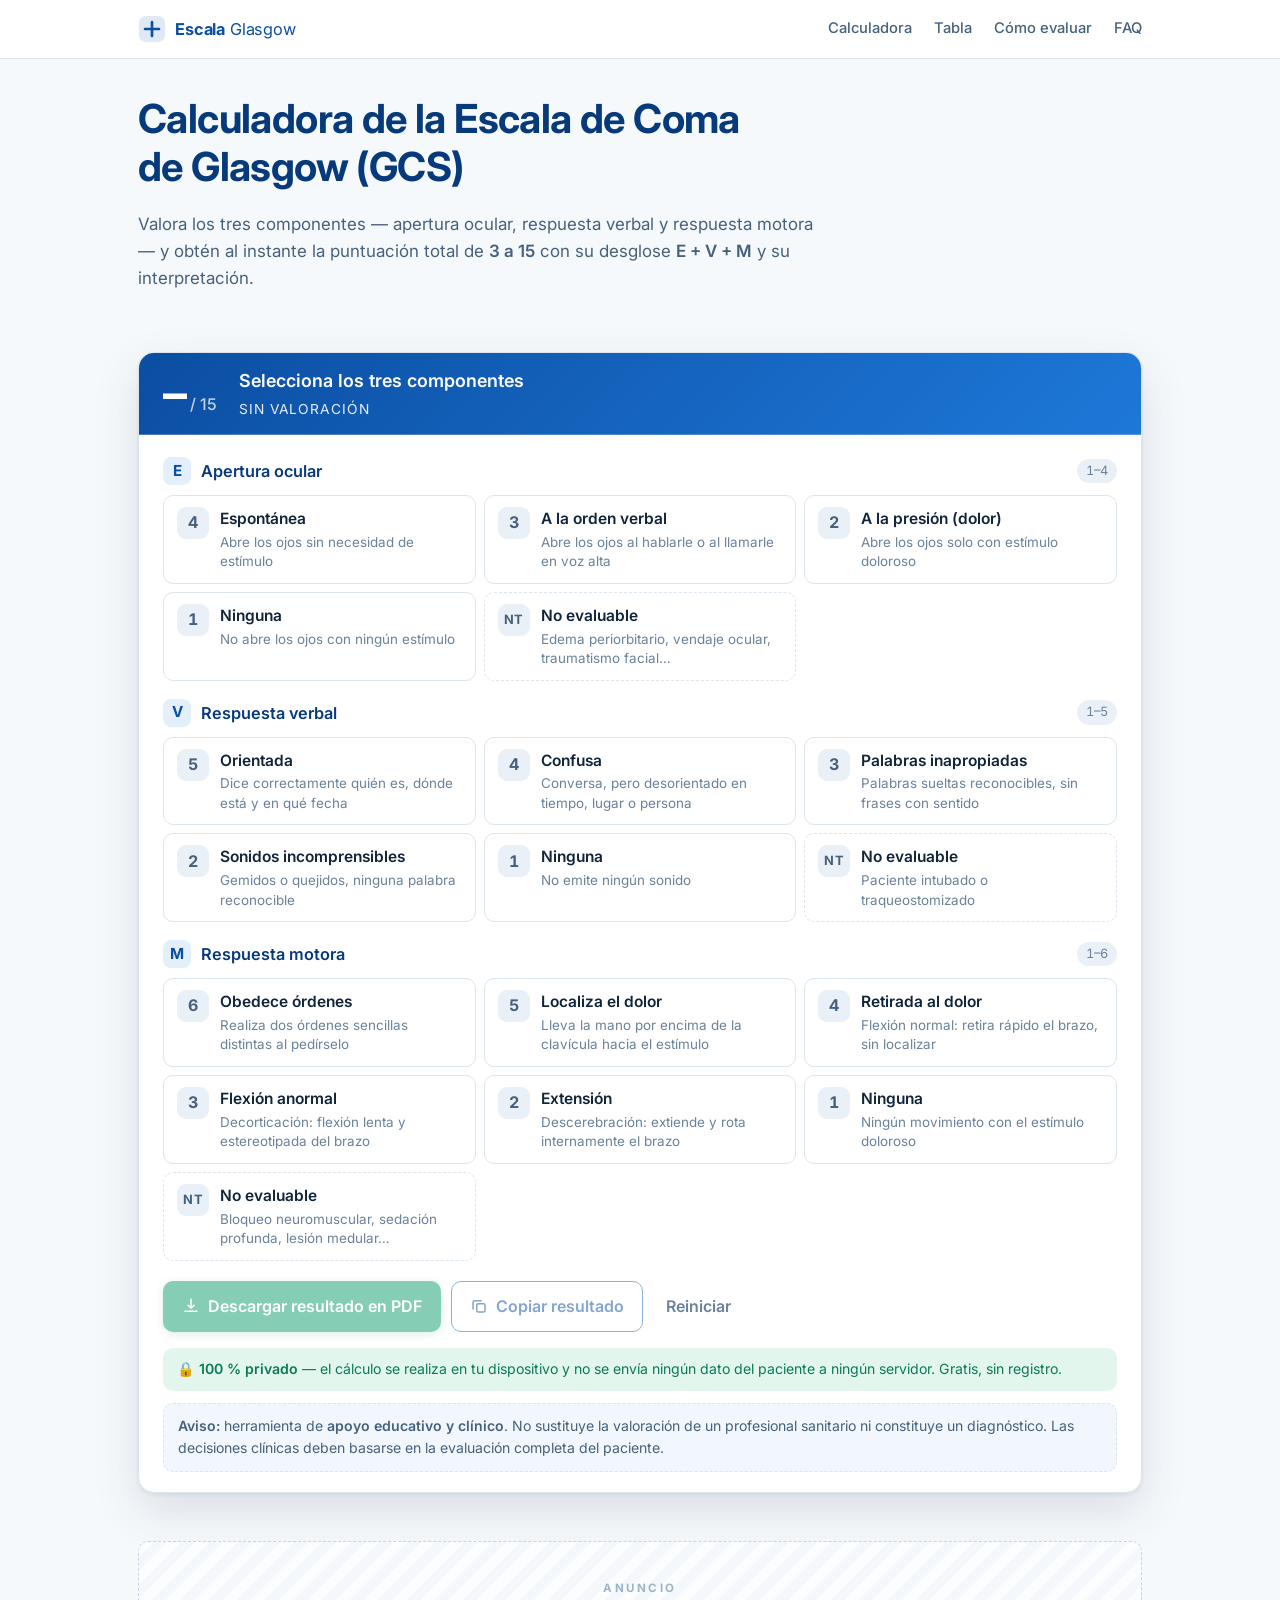
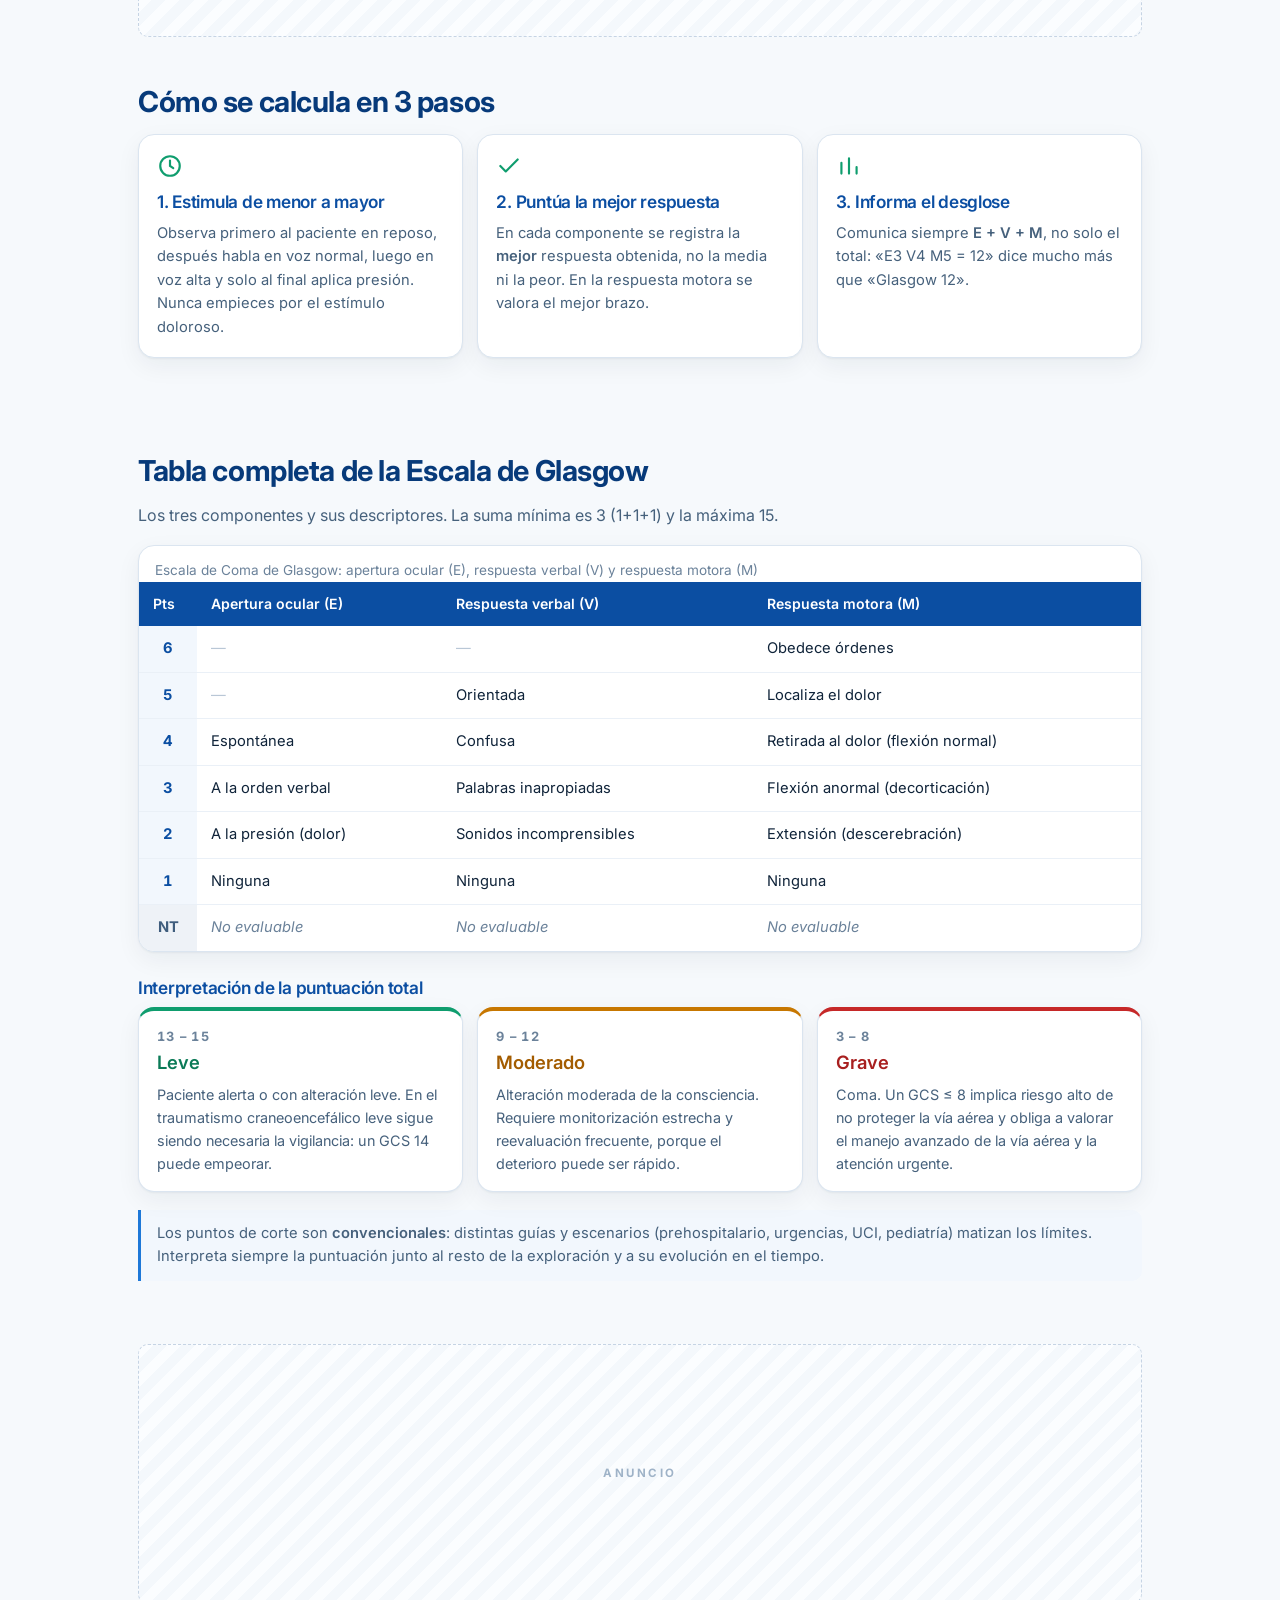
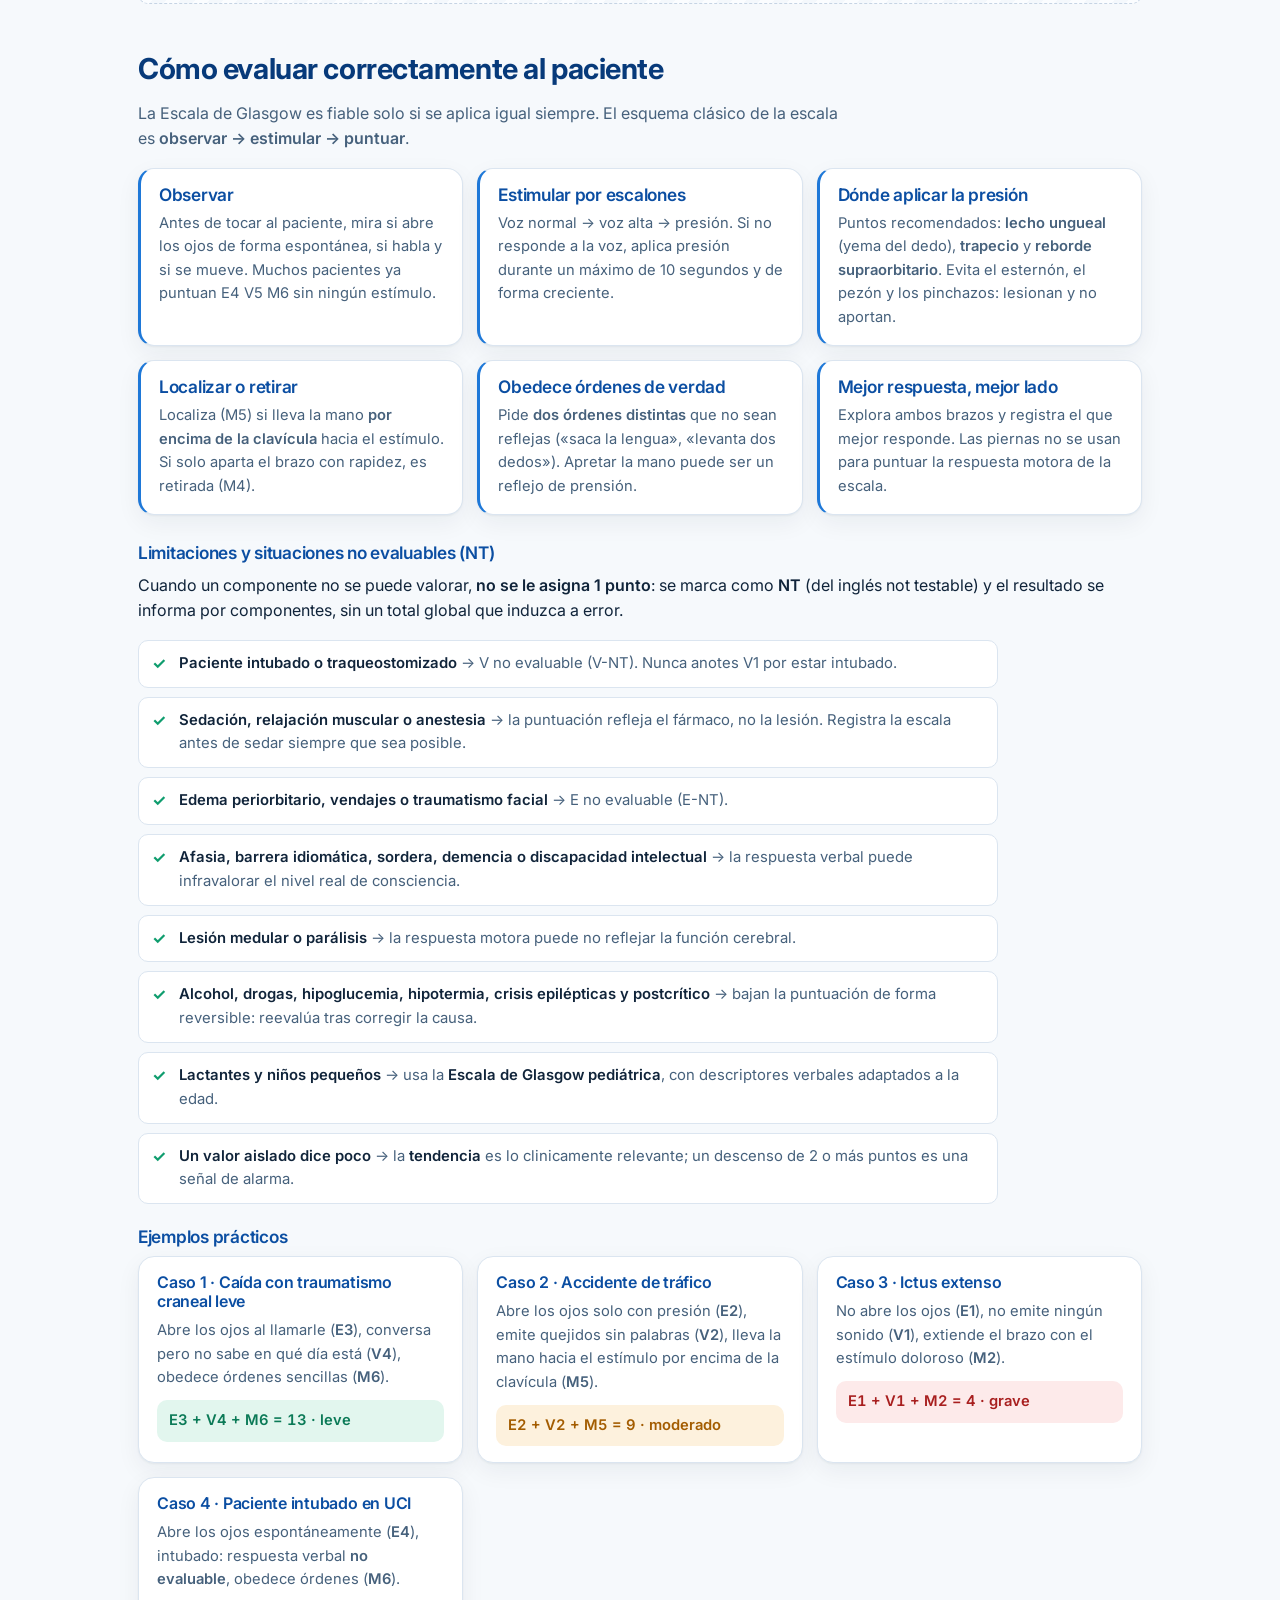
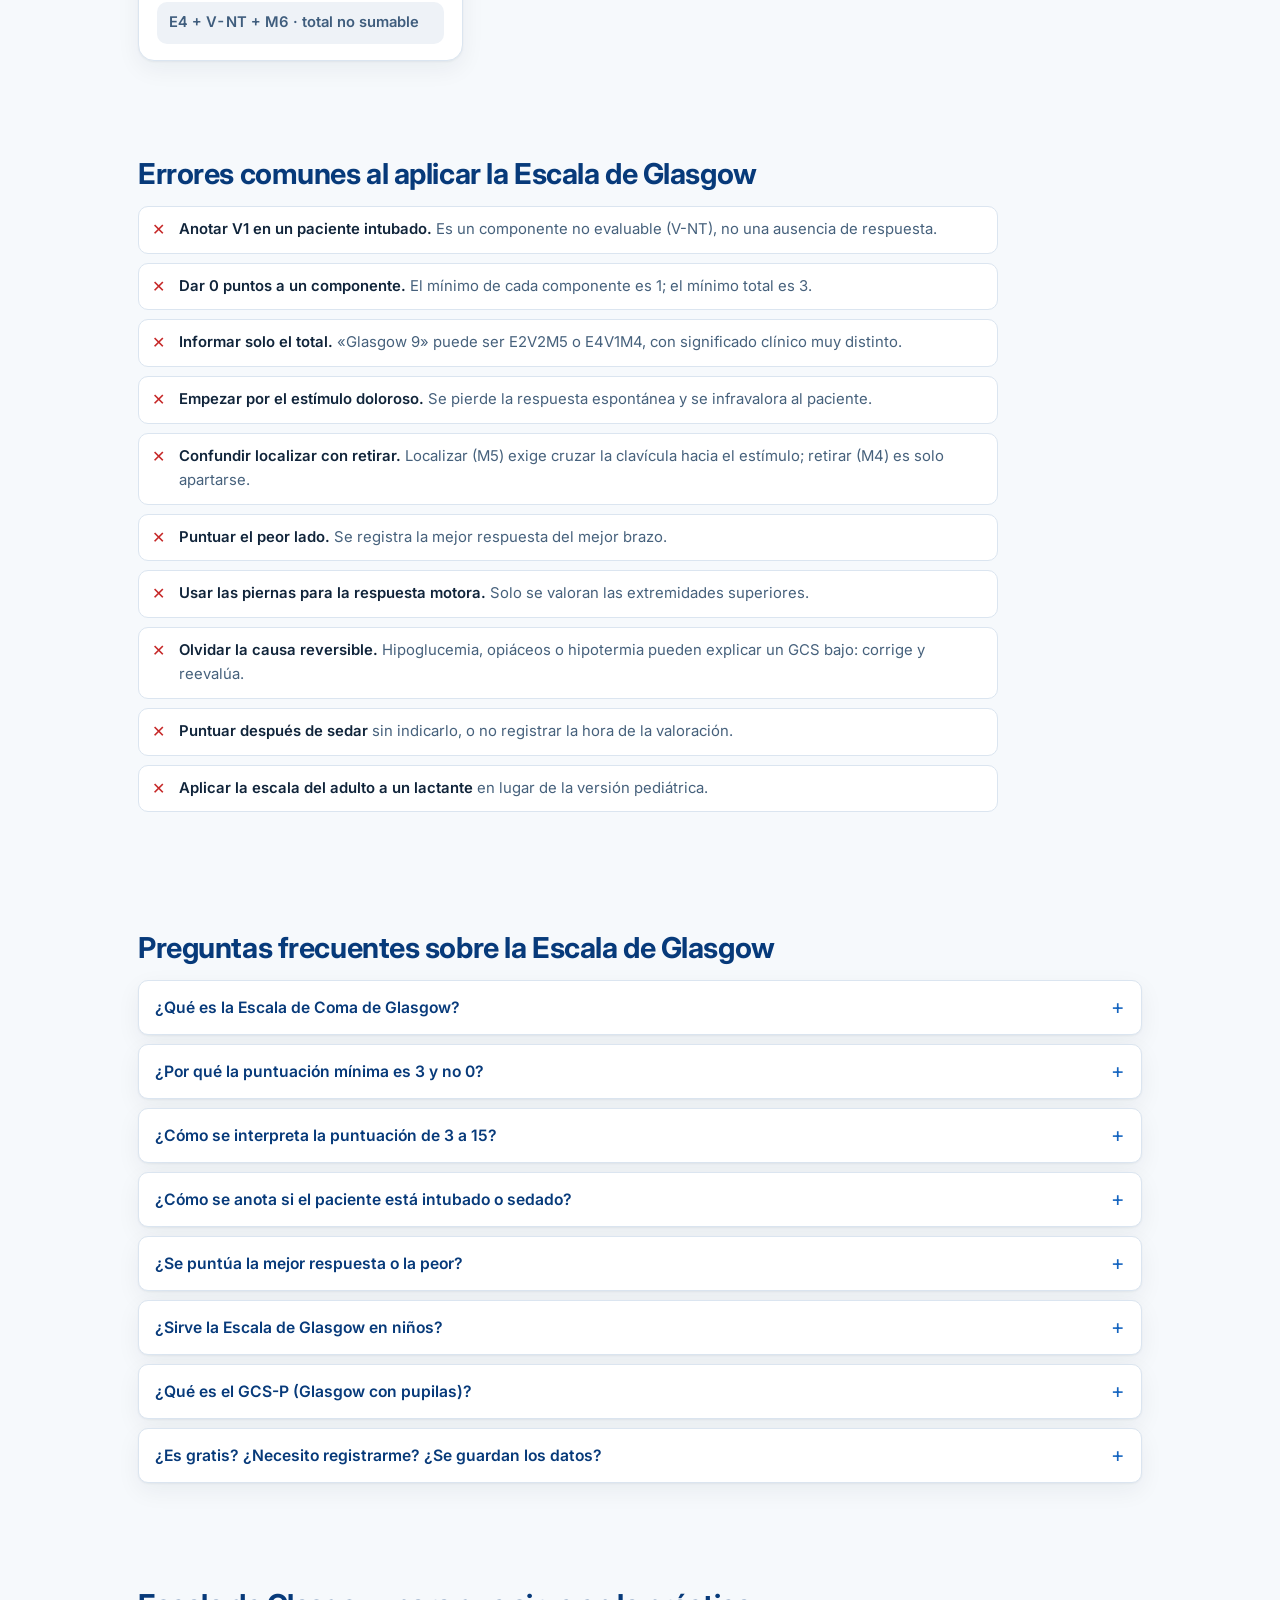
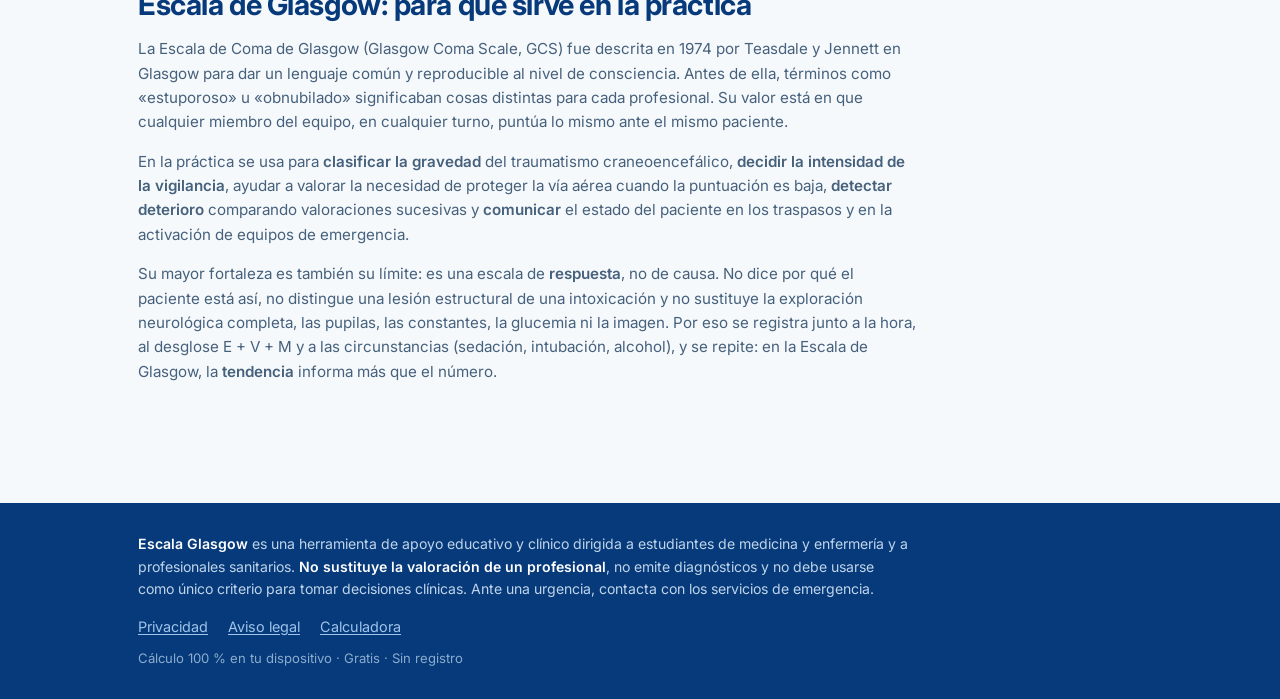
<file: glasgow/index.html>
<!doctype html>
<html lang="es">
<head>
<meta charset="utf-8" />
<meta name="viewport" content="width=device-width, initial-scale=1" />
<title>Calculadora Escala de Glasgow (GCS) online gratis</title>
<meta name="description" content="Calcula la Escala de Coma de Glasgow (GCS) de 3 a 15 puntos: apertura ocular, respuesta verbal y motora. Resultado inmediato, interpretación y PDF. Gratis y sin registro." />
<link rel="canonical" href="https://glasgow.com.mx/" />
<meta name="robots" content="index, follow" />
<meta name="theme-color" content="#0b4ea2" />

<meta property="og:type" content="website" />
<meta property="og:locale" content="es_MX" />
<meta property="og:title" content="Calculadora Escala de Glasgow (GCS) online gratis" />
<meta property="og:description" content="Escala de Coma de Glasgow de 3 a 15: calcula E + V + M, obtén la interpretación y descarga el resultado en PDF." />
<meta property="og:url" content="https://glasgow.com.mx/" />
<meta property="og:image" content="https://glasgow.com.mx/assets/og-glasgow.png" />
<meta property="og:image:width" content="1200" />
<meta property="og:image:height" content="630" />
<meta name="twitter:image" content="https://glasgow.com.mx/assets/og-glasgow.png" />
<meta name="twitter:card" content="summary_large_image" />

<!-- TODO (propietario): si activas AdSense, pega aquí el script de tu CMP de consentimiento de cookies. -->

<!-- Google AdSense (anuncios automáticos) -->
<script async src="https://pagead2.googlesyndication.com/pagead/js/adsbygoogle.js?client=ca-pub-7344642121263211"
     crossorigin="anonymous"></script>
<link rel="icon" href="assets/favicon.svg" type="image/svg+xml" />
<link rel="preconnect" href="https://fonts.googleapis.com" />
<link rel="preconnect" href="https://fonts.gstatic.com" crossorigin />
<link rel="stylesheet" href="https://fonts.googleapis.com/css2?family=Inter:wght@400;500;600;700&display=swap" />
<link rel="stylesheet" href="styles.css?v=20261013" />

<script type="application/ld+json">
{
  "@context": "https://schema.org",
  "@type": "WebApplication",
  "name": "Calculadora Escala de Coma de Glasgow (GCS)",
  "url": "https://glasgow.com.mx/",
  "description": "Calculadora interactiva de la Escala de Coma de Glasgow: apertura ocular (1-4), respuesta verbal (1-5) y respuesta motora (1-6), con puntuación total de 3 a 15, interpretación por gravedad y descarga en PDF.",
  "applicationCategory": "MedicalApplication",
  "operatingSystem": "Cualquiera (navegador web)",
  "inLanguage": "es",
  "isAccessibleForFree": true,
  "offers": { "@type": "Offer", "price": "0", "priceCurrency": "MXN" },
  "audience": {
    "@type": "Audience",
    "audienceType": "Estudiantes de medicina y enfermería, profesionales sanitarios"
  }
}
</script>
<script type="application/ld+json">
{
  "@context": "https://schema.org",
  "@type": "FAQPage",
  "mainEntity": [
    {
      "@type": "Question",
      "name": "¿Qué es la Escala de Coma de Glasgow?",
      "acceptedAnswer": { "@type": "Answer", "text": "Es una escala clínica que valora el nivel de consciencia mediante tres componentes: apertura ocular (1-4 puntos), respuesta verbal (1-5 puntos) y respuesta motora (1-6 puntos). La suma va de 3 (ninguna respuesta) a 15 (totalmente alerta y orientado)." }
    },
    {
      "@type": "Question",
      "name": "¿Por qué la puntuación mínima es 3 y no 0?",
      "acceptedAnswer": { "@type": "Answer", "text": "Porque cada uno de los tres componentes puntúa como mínimo 1 punto, incluso cuando no hay ninguna respuesta. 1 + 1 + 1 = 3, que es el valor más bajo posible de la escala." }
    },
    {
      "@type": "Question",
      "name": "¿Cómo se interpreta la puntuación de la Escala de Glasgow?",
      "acceptedAnswer": { "@type": "Answer", "text": "De forma orientativa: 13-15 se considera leve, 9-12 moderado y 3-8 grave. Una puntuación igual o menor de 8 se asocia clásicamente a coma y a riesgo de no proteger la vía aérea. Esta clasificación es un apoyo y siempre debe interpretarse en el contexto clínico completo del paciente." }
    },
    {
      "@type": "Question",
      "name": "¿Cómo se anota el resultado si el paciente está intubado o sedado?",
      "acceptedAnswer": { "@type": "Answer", "text": "El componente afectado se registra como no evaluable (NT) en lugar de asignarle 1 punto. Por ejemplo, en un paciente intubado la respuesta verbal no es valorable y se informa como E4 V-NT M6, sin sumar un total global." }
    },
    {
      "@type": "Question",
      "name": "¿Hay que puntuar la mejor respuesta o la peor?",
      "acceptedAnswer": { "@type": "Answer", "text": "Siempre se registra la mejor respuesta obtenida en cada componente. En la respuesta motora se valora el mejor lado (el brazo con mejor respuesta), y se exploran las extremidades superiores, no las inferiores." }
    },
    {
      "@type": "Question",
      "name": "¿Sirve la Escala de Glasgow en niños pequeños?",
      "acceptedAnswer": { "@type": "Answer", "text": "En lactantes y niños que aún no hablan, la versión verbal del adulto no es aplicable. Se utiliza la Escala de Coma de Glasgow pediátrica, que adapta los descriptores verbales y motores a la edad del paciente." }
    },
    {
      "@type": "Question",
      "name": "¿Es gratis y necesito registrarme para usar la calculadora?",
      "acceptedAnswer": { "@type": "Answer", "text": "La calculadora es gratuita y no requiere registro. Todo el cálculo se realiza en tu propio dispositivo: no se envía ningún dato del paciente a ningún servidor." }
    },
    {
      "@type": "Question",
      "name": "¿Qué es el GCS-P o puntuación de Glasgow con pupilas?",
      "acceptedAnswer": { "@type": "Answer", "text": "El GCS-P resta al total de la Escala de Glasgow la puntuación de reactividad pupilar (0, 1 o 2 puntos según cuántas pupilas no reaccionen a la luz), lo que permite afinar el pronóstico en el traumatismo craneoencefálico grave." }
    }
  ]
}
</script>
</head>
<body>

<a class="skip-link" href="#calculadora">Ir a la calculadora</a>

<header class="site-header">
  <div class="wrap header-inner">
    <a class="brand" href="/" aria-label="Inicio">
      <svg class="brand-mark" viewBox="0 0 32 32" aria-hidden="true" focusable="false">
        <rect x="1" y="1" width="30" height="30" rx="8" fill="currentColor" opacity=".12" />
        <path d="M16 8v16M8 16h16" stroke="currentColor" stroke-width="3" stroke-linecap="round" />
      </svg>
      <span><strong>Escala</strong> Glasgow</span>
    </a>
    <nav class="site-nav" aria-label="Secciones">
      <a href="#calculadora">Calculadora</a>
      <a href="#tabla">Tabla</a>
      <a href="#como-evaluar">Cómo evaluar</a>
      <a href="#faq">FAQ</a>
    </nav>
  </div>
</header>

<main>

  <section class="hero wrap">
    <h1>Calculadora de la Escala de Coma de Glasgow (GCS)</h1>
    <p class="hero-sub">
      Valora los tres componentes &mdash; apertura ocular, respuesta verbal y respuesta motora &mdash;
      y obtén al instante la puntuación total de <strong>3 a 15</strong> con su desglose
      <strong>E + V + M</strong> y su interpretación.
    </p>
  </section>

  <!-- ===================== LA HERRAMIENTA ===================== -->
  <section id="calculadora" class="wrap">
    <div class="tool-card" data-tool data-state="idle">

      <!-- Resultado pegajoso: visible mientras se puntúa -->
      <div class="result-bar" data-result-bar aria-live="polite">
        <div class="result-score">
          <span class="result-total" data-total>&ndash;</span>
          <span class="result-max">/ 15</span>
        </div>
        <div class="result-meta">
          <p class="result-breakdown" data-breakdown>Selecciona los tres componentes</p>
          <p class="result-band" data-band-label>Sin valoración</p>
        </div>
      </div>

      <noscript>
        <p class="notice notice-warn">
          Esta calculadora necesita JavaScript para sumar la puntuación automáticamente.
          Puedes consultar igualmente la <a href="#tabla">tabla completa de la Escala de Glasgow</a>
          más abajo y sumar los tres componentes a mano.
        </p>
      </noscript>

      <form class="gcs-form" data-form novalidate>

        <fieldset class="comp" data-comp="E">
          <legend>
            <span class="comp-key">E</span>
            <span class="comp-name">Apertura ocular</span>
            <span class="comp-range">1&ndash;4</span>
          </legend>
          <div class="opts">
            <label class="opt">
              <input type="radio" name="E" value="4" data-label="Espontánea" />
              <span class="opt-pts">4</span>
              <span class="opt-text"><strong>Espontánea</strong><em>Abre los ojos sin necesidad de estímulo</em></span>
            </label>
            <label class="opt">
              <input type="radio" name="E" value="3" data-label="A la orden verbal" />
              <span class="opt-pts">3</span>
              <span class="opt-text"><strong>A la orden verbal</strong><em>Abre los ojos al hablarle o al llamarle en voz alta</em></span>
            </label>
            <label class="opt">
              <input type="radio" name="E" value="2" data-label="A la presión / al dolor" />
              <span class="opt-pts">2</span>
              <span class="opt-text"><strong>A la presión (dolor)</strong><em>Abre los ojos solo con estímulo doloroso</em></span>
            </label>
            <label class="opt">
              <input type="radio" name="E" value="1" data-label="Ninguna" />
              <span class="opt-pts">1</span>
              <span class="opt-text"><strong>Ninguna</strong><em>No abre los ojos con ningún estímulo</em></span>
            </label>
            <label class="opt opt-nt">
              <input type="radio" name="E" value="NT" data-label="No evaluable (NT)" />
              <span class="opt-pts">NT</span>
              <span class="opt-text"><strong>No evaluable</strong><em>Edema periorbitario, vendaje ocular, traumatismo facial&hellip;</em></span>
            </label>
          </div>
        </fieldset>

        <fieldset class="comp" data-comp="V">
          <legend>
            <span class="comp-key">V</span>
            <span class="comp-name">Respuesta verbal</span>
            <span class="comp-range">1&ndash;5</span>
          </legend>
          <div class="opts">
            <label class="opt">
              <input type="radio" name="V" value="5" data-label="Orientada" />
              <span class="opt-pts">5</span>
              <span class="opt-text"><strong>Orientada</strong><em>Dice correctamente quién es, dónde está y en qué fecha</em></span>
            </label>
            <label class="opt">
              <input type="radio" name="V" value="4" data-label="Confusa" />
              <span class="opt-pts">4</span>
              <span class="opt-text"><strong>Confusa</strong><em>Conversa, pero desorientado en tiempo, lugar o persona</em></span>
            </label>
            <label class="opt">
              <input type="radio" name="V" value="3" data-label="Palabras inapropiadas" />
              <span class="opt-pts">3</span>
              <span class="opt-text"><strong>Palabras inapropiadas</strong><em>Palabras sueltas reconocibles, sin frases con sentido</em></span>
            </label>
            <label class="opt">
              <input type="radio" name="V" value="2" data-label="Sonidos incomprensibles" />
              <span class="opt-pts">2</span>
              <span class="opt-text"><strong>Sonidos incomprensibles</strong><em>Gemidos o quejidos, ninguna palabra reconocible</em></span>
            </label>
            <label class="opt">
              <input type="radio" name="V" value="1" data-label="Ninguna" />
              <span class="opt-pts">1</span>
              <span class="opt-text"><strong>Ninguna</strong><em>No emite ningún sonido</em></span>
            </label>
            <label class="opt opt-nt">
              <input type="radio" name="V" value="NT" data-label="No evaluable (NT)" />
              <span class="opt-pts">NT</span>
              <span class="opt-text"><strong>No evaluable</strong><em>Paciente intubado o traqueostomizado</em></span>
            </label>
          </div>
        </fieldset>

        <fieldset class="comp" data-comp="M">
          <legend>
            <span class="comp-key">M</span>
            <span class="comp-name">Respuesta motora</span>
            <span class="comp-range">1&ndash;6</span>
          </legend>
          <div class="opts">
            <label class="opt">
              <input type="radio" name="M" value="6" data-label="Obedece órdenes" />
              <span class="opt-pts">6</span>
              <span class="opt-text"><strong>Obedece órdenes</strong><em>Realiza dos órdenes sencillas distintas al pedírselo</em></span>
            </label>
            <label class="opt">
              <input type="radio" name="M" value="5" data-label="Localiza el dolor" />
              <span class="opt-pts">5</span>
              <span class="opt-text"><strong>Localiza el dolor</strong><em>Lleva la mano por encima de la clavícula hacia el estímulo</em></span>
            </label>
            <label class="opt">
              <input type="radio" name="M" value="4" data-label="Retirada al dolor (flexión normal)" />
              <span class="opt-pts">4</span>
              <span class="opt-text"><strong>Retirada al dolor</strong><em>Flexión normal: retira rápido el brazo, sin localizar</em></span>
            </label>
            <label class="opt">
              <input type="radio" name="M" value="3" data-label="Flexión anormal (decorticación)" />
              <span class="opt-pts">3</span>
              <span class="opt-text"><strong>Flexión anormal</strong><em>Decorticación: flexión lenta y estereotipada del brazo</em></span>
            </label>
            <label class="opt">
              <input type="radio" name="M" value="2" data-label="Extensión (descerebración)" />
              <span class="opt-pts">2</span>
              <span class="opt-text"><strong>Extensión</strong><em>Descerebración: extiende y rota internamente el brazo</em></span>
            </label>
            <label class="opt">
              <input type="radio" name="M" value="1" data-label="Ninguna" />
              <span class="opt-pts">1</span>
              <span class="opt-text"><strong>Ninguna</strong><em>Ningún movimiento con el estímulo doloroso</em></span>
            </label>
            <label class="opt opt-nt">
              <input type="radio" name="M" value="NT" data-label="No evaluable (NT)" />
              <span class="opt-pts">NT</span>
              <span class="opt-text"><strong>No evaluable</strong><em>Bloqueo neuromuscular, sedación profunda, lesión medular&hellip;</em></span>
            </label>
          </div>
        </fieldset>
      </form>

      <div class="interp" data-interp hidden>
        <p class="interp-text" data-interp-text></p>
        <p class="interp-context">
          La clasificación en leve, moderado y grave es <strong>orientativa</strong> y depende del
          contexto clínico: mecanismo de la lesión, evolución en el tiempo, sedación, alcohol o
          drogas, hipotermia, hipoglucemia y focalidad neurológica.
          Una puntuación <strong>&le; 8</strong> se asocia clásicamente a coma y a riesgo de no
          proteger la vía aérea.
        </p>
      </div>

      <div class="tool-actions">
        <button type="button" class="btn btn-primary" data-pdf>
          <svg viewBox="0 0 24 24" aria-hidden="true" focusable="false"><path d="M12 3v12m0 0l-4-4m4 4l4-4M4 19h16" fill="none" stroke="currentColor" stroke-width="2" stroke-linecap="round" stroke-linejoin="round"/></svg>
          <span data-pdf-label>Descargar resultado en PDF</span>
        </button>
        <button type="button" class="btn btn-ghost" data-copy>
          <svg viewBox="0 0 24 24" aria-hidden="true" focusable="false"><rect x="9" y="9" width="11" height="11" rx="2" fill="none" stroke="currentColor" stroke-width="2"/><path d="M15 5H6a2 2 0 00-2 2v9" fill="none" stroke="currentColor" stroke-width="2" stroke-linecap="round"/></svg>
          <span data-copy-label>Copiar resultado</span>
        </button>
        <button type="button" class="btn btn-reset" data-reset>Reiniciar</button>
      </div>

      <p class="privacy-badge">
        🔒 <strong>100&nbsp;% privado</strong> &mdash; el cálculo se realiza en tu dispositivo y
        no se envía ningún dato del paciente a ningún servidor. Gratis, sin registro.
      </p>

      <p class="notice notice-med">
        <strong>Aviso:</strong> herramienta de <strong>apoyo educativo y clínico</strong>.
        No sustituye la valoración de un profesional sanitario ni constituye un diagnóstico.
        Las decisiones clínicas deben basarse en la evaluación completa del paciente.
      </p>
    </div>
  </section>

  <!-- ANUNCIO · banner horizontal bajo la herramienta -->
  <section class="wrap ad-wrap">
    <div class="ad-slot ad-leaderboard" data-ad="leaderboard" aria-hidden="true">
      <span class="ad-label">ANUNCIO</span>
      <!-- PEGA AQUÍ TU CODIGO DE ADSENSE (banner horizontal 728x90 / responsive) -->
    </div>
  </section>

  <!-- ===================== COMO FUNCIONA ===================== -->
  <section class="wrap steps-section">
    <h2>Cómo se calcula en 3 pasos</h2>
    <ol class="steps">
      <li>
        <svg viewBox="0 0 24 24" aria-hidden="true" focusable="false"><circle cx="12" cy="12" r="9" fill="none" stroke="currentColor" stroke-width="2"/><path d="M12 7v5l3 2" fill="none" stroke="currentColor" stroke-width="2" stroke-linecap="round"/></svg>
        <h3>1. Estimula de menor a mayor</h3>
        <p>Observa primero al paciente en reposo, después habla en voz normal, luego en voz alta y
           solo al final aplica presión. Nunca empieces por el estímulo doloroso.</p>
      </li>
      <li>
        <svg viewBox="0 0 24 24" aria-hidden="true" focusable="false"><path d="M4 12l5 5L20 6" fill="none" stroke="currentColor" stroke-width="2" stroke-linecap="round" stroke-linejoin="round"/></svg>
        <h3>2. Puntúa la mejor respuesta</h3>
        <p>En cada componente se registra la <strong>mejor</strong> respuesta obtenida, no la media
           ni la peor. En la respuesta motora se valora el mejor brazo.</p>
      </li>
      <li>
        <svg viewBox="0 0 24 24" aria-hidden="true" focusable="false"><path d="M5 19V9m7 10V5m7 14v-6" fill="none" stroke="currentColor" stroke-width="2" stroke-linecap="round"/></svg>
        <h3>3. Informa el desglose</h3>
        <p>Comunica siempre <strong>E + V + M</strong>, no solo el total: &laquo;E3 V4 M5 = 12&raquo;
           dice mucho más que &laquo;Glasgow 12&raquo;.</p>
      </li>
    </ol>
  </section>

  <!-- ===================== TABLA COMPLETA ===================== -->
  <section id="tabla" class="wrap">
    <h2>Tabla completa de la Escala de Glasgow</h2>
    <p class="sec-intro">
      Los tres componentes y sus descriptores. La suma mínima es 3 (1+1+1) y la máxima 15.
    </p>

    <div class="table-scroll">
      <table class="gcs-table">
        <caption>Escala de Coma de Glasgow: apertura ocular (E), respuesta verbal (V) y respuesta motora (M)</caption>
        <thead>
          <tr><th scope="col">Pts</th><th scope="col">Apertura ocular (E)</th><th scope="col">Respuesta verbal (V)</th><th scope="col">Respuesta motora (M)</th></tr>
        </thead>
        <tbody>
          <tr><th scope="row">6</th><td class="na">&mdash;</td><td class="na">&mdash;</td><td>Obedece órdenes</td></tr>
          <tr><th scope="row">5</th><td class="na">&mdash;</td><td>Orientada</td><td>Localiza el dolor</td></tr>
          <tr><th scope="row">4</th><td>Espontánea</td><td>Confusa</td><td>Retirada al dolor (flexión normal)</td></tr>
          <tr><th scope="row">3</th><td>A la orden verbal</td><td>Palabras inapropiadas</td><td>Flexión anormal (decorticación)</td></tr>
          <tr><th scope="row">2</th><td>A la presión (dolor)</td><td>Sonidos incomprensibles</td><td>Extensión (descerebración)</td></tr>
          <tr><th scope="row">1</th><td>Ninguna</td><td>Ninguna</td><td>Ninguna</td></tr>
          <tr class="row-nt"><th scope="row">NT</th><td>No evaluable</td><td>No evaluable</td><td>No evaluable</td></tr>
        </tbody>
      </table>
    </div>

    <h3>Interpretación de la puntuación total</h3>
    <div class="bands">
      <div class="band band-leve">
        <span class="band-range">13 &ndash; 15</span>
        <strong>Leve</strong>
        <p>Paciente alerta o con alteración leve. En el traumatismo craneoencefálico leve sigue
           siendo necesaria la vigilancia: un GCS 14 puede empeorar.</p>
      </div>
      <div class="band band-moderado">
        <span class="band-range">9 &ndash; 12</span>
        <strong>Moderado</strong>
        <p>Alteración moderada de la consciencia. Requiere monitorización estrecha y reevaluación
           frecuente, porque el deterioro puede ser rápido.</p>
      </div>
      <div class="band band-grave">
        <span class="band-range">3 &ndash; 8</span>
        <strong>Grave</strong>
        <p>Coma. Un GCS &le; 8 implica riesgo alto de no proteger la vía aérea y obliga a valorar
           el manejo avanzado de la vía aérea y la atención urgente.</p>
      </div>
    </div>
    <p class="note">
      Los puntos de corte son <strong>convencionales</strong>: distintas guías y escenarios
      (prehospitalario, urgencias, UCI, pediatría) matizan los límites. Interpreta siempre la
      puntuación junto al resto de la exploración y a su evolución en el tiempo.
    </p>
  </section>

  <!-- ANUNCIO · entre secciones -->
  <section class="wrap ad-wrap">
    <div class="ad-slot ad-incontent" data-ad="incontent" aria-hidden="true">
      <span class="ad-label">ANUNCIO</span>
      <!-- PEGA AQUÍ TU CODIGO DE ADSENSE (bloque in-content / responsive) -->
    </div>
  </section>

  <!-- ===================== COMO EVALUAR ===================== -->
  <section id="como-evaluar" class="wrap">
    <h2>Cómo evaluar correctamente al paciente</h2>
    <p class="sec-intro">
      La Escala de Glasgow es fiable solo si se aplica igual siempre. El esquema clásico de la
      escala es <strong>observar &rarr; estimular &rarr; puntuar</strong>.
    </p>

    <div class="cards">
      <article class="card">
        <h3>Observar</h3>
        <p>Antes de tocar al paciente, mira si abre los ojos de forma espontánea, si habla y si se
           mueve. Muchos pacientes ya puntuan E4 V5 M6 sin ningún estímulo.</p>
      </article>
      <article class="card">
        <h3>Estimular por escalones</h3>
        <p>Voz normal &rarr; voz alta &rarr; presión. Si no responde a la voz, aplica presión
           durante un máximo de 10 segundos y de forma creciente.</p>
      </article>
      <article class="card">
        <h3>Dónde aplicar la presión</h3>
        <p>Puntos recomendados: <strong>lecho ungueal</strong> (yema del dedo), <strong>trapecio</strong>
           y <strong>reborde supraorbitario</strong>. Evita el esternón, el pezón y los pinchazos:
           lesionan y no aportan.</p>
      </article>
      <article class="card">
        <h3>Localizar o retirar</h3>
        <p>Localiza (M5) si lleva la mano <strong>por encima de la clavícula</strong> hacia el
           estímulo. Si solo aparta el brazo con rapidez, es retirada (M4).</p>
      </article>
      <article class="card">
        <h3>Obedece órdenes de verdad</h3>
        <p>Pide <strong>dos órdenes distintas</strong> que no sean reflejas (&laquo;saca la lengua&raquo;,
           &laquo;levanta dos dedos&raquo;). Apretar la mano puede ser un reflejo de prensión.</p>
      </article>
      <article class="card">
        <h3>Mejor respuesta, mejor lado</h3>
        <p>Explora ambos brazos y registra el que mejor responde. Las piernas no se usan para
           puntuar la respuesta motora de la escala.</p>
      </article>
    </div>

    <h3>Limitaciones y situaciones no evaluables (NT)</h3>
    <p>
      Cuando un componente no se puede valorar, <strong>no se le asigna 1 punto</strong>: se marca
      como <strong>NT</strong> (del inglés <em>not testable</em>) y el resultado se informa por
      componentes, sin un total global que induzca a error.
    </p>
    <ul class="list-check">
      <li><strong>Paciente intubado o traqueostomizado</strong> &rarr; V no evaluable (V-NT). Nunca anotes V1 por estar intubado.</li>
      <li><strong>Sedación, relajación muscular o anestesia</strong> &rarr; la puntuación refleja el fármaco, no la lesión. Registra la escala antes de sedar siempre que sea posible.</li>
      <li><strong>Edema periorbitario, vendajes o traumatismo facial</strong> &rarr; E no evaluable (E-NT).</li>
      <li><strong>Afasia, barrera idiomática, sordera, demencia o discapacidad intelectual</strong> &rarr; la respuesta verbal puede infravalorar el nivel real de consciencia.</li>
      <li><strong>Lesión medular o parálisis</strong> &rarr; la respuesta motora puede no reflejar la función cerebral.</li>
      <li><strong>Alcohol, drogas, hipoglucemia, hipotermia, crisis epilépticas y postcrítico</strong> &rarr; bajan la puntuación de forma reversible: reevalúa tras corregir la causa.</li>
      <li><strong>Lactantes y niños pequeños</strong> &rarr; usa la <strong>Escala de Glasgow pediátrica</strong>, con descriptores verbales adaptados a la edad.</li>
      <li><strong>Un valor aislado dice poco</strong> &rarr; la <strong>tendencia</strong> es lo clinicamente relevante; un descenso de 2 o más puntos es una señal de alarma.</li>
    </ul>

    <h3>Ejemplos prácticos</h3>
    <div class="cases">
      <article class="case">
        <h4>Caso 1 &middot; Caída con traumatismo craneal leve</h4>
        <p>Abre los ojos al llamarle (<strong>E3</strong>), conversa pero no sabe en qué día está
           (<strong>V4</strong>), obedece órdenes sencillas (<strong>M6</strong>).</p>
        <p class="case-res band-leve">E3 + V4 + M6 = <strong>13</strong> &middot; leve</p>
      </article>
      <article class="case">
        <h4>Caso 2 &middot; Accidente de tráfico</h4>
        <p>Abre los ojos solo con presión (<strong>E2</strong>), emite quejidos sin palabras
           (<strong>V2</strong>), lleva la mano hacia el estímulo por encima de la clavícula
           (<strong>M5</strong>).</p>
        <p class="case-res band-moderado">E2 + V2 + M5 = <strong>9</strong> &middot; moderado</p>
      </article>
      <article class="case">
        <h4>Caso 3 &middot; Ictus extenso</h4>
        <p>No abre los ojos (<strong>E1</strong>), no emite ningún sonido (<strong>V1</strong>),
           extiende el brazo con el estímulo doloroso (<strong>M2</strong>).</p>
        <p class="case-res band-grave">E1 + V1 + M2 = <strong>4</strong> &middot; grave</p>
      </article>
      <article class="case">
        <h4>Caso 4 &middot; Paciente intubado en UCI</h4>
        <p>Abre los ojos espontáneamente (<strong>E4</strong>), intubado: respuesta verbal
           <strong>no evaluable</strong>, obedece órdenes (<strong>M6</strong>).</p>
        <p class="case-res band-nt">E4 + V-NT + M6 &middot; total no sumable</p>
      </article>
    </div>
  </section>

  <!-- ===================== ERRORES COMUNES ===================== -->
  <section id="errores" class="wrap">
    <h2>Errores comunes al aplicar la Escala de Glasgow</h2>
    <ul class="list-x">
      <li><strong>Anotar V1 en un paciente intubado.</strong> Es un componente no evaluable (V-NT), no una ausencia de respuesta.</li>
      <li><strong>Dar 0 puntos a un componente.</strong> El mínimo de cada componente es 1; el mínimo total es 3.</li>
      <li><strong>Informar solo el total.</strong> &laquo;Glasgow 9&raquo; puede ser E2V2M5 o E4V1M4, con significado clínico muy distinto.</li>
      <li><strong>Empezar por el estímulo doloroso.</strong> Se pierde la respuesta espontánea y se infravalora al paciente.</li>
      <li><strong>Confundir localizar con retirar.</strong> Localizar (M5) exige cruzar la clavícula hacia el estímulo; retirar (M4) es solo apartarse.</li>
      <li><strong>Puntuar el peor lado.</strong> Se registra la mejor respuesta del mejor brazo.</li>
      <li><strong>Usar las piernas para la respuesta motora.</strong> Solo se valoran las extremidades superiores.</li>
      <li><strong>Olvidar la causa reversible.</strong> Hipoglucemia, opiáceos o hipotermia pueden explicar un GCS bajo: corrige y reevalúa.</li>
      <li><strong>Puntuar después de sedar</strong> sin indicarlo, o no registrar la hora de la valoración.</li>
      <li><strong>Aplicar la escala del adulto a un lactante</strong> en lugar de la versión pediátrica.</li>
    </ul>
  </section>

  <!-- ===================== FAQ ===================== -->
  <section id="faq" class="wrap">
    <h2>Preguntas frecuentes sobre la Escala de Glasgow</h2>

    <details><summary>&iquest;Qué es la Escala de Coma de Glasgow?</summary>
      <p>Es una escala clínica que valora el nivel de consciencia mediante tres componentes:
         apertura ocular (1&ndash;4), respuesta verbal (1&ndash;5) y respuesta motora (1&ndash;6).
         La suma va de 3 (ninguna respuesta) a 15 (alerta y orientado). Se usa en urgencias,
         cuidados intensivos, atención prehospitalaria y planta.</p>
    </details>

    <details><summary>&iquest;Por qué la puntuación mínima es 3 y no 0?</summary>
      <p>Porque cada componente puntúa como mínimo 1 punto, incluso cuando no hay ninguna
         respuesta: 1 + 1 + 1 = 3. Un &laquo;Glasgow 0&raquo; o un &laquo;Glasgow 2&raquo; no
         existen en la escala.</p>
    </details>

    <details><summary>&iquest;Cómo se interpreta la puntuación de 3 a 15?</summary>
      <p>De forma orientativa: <strong>13&ndash;15 leve</strong>, <strong>9&ndash;12 moderado</strong>
         y <strong>3&ndash;8 grave</strong>. Un GCS &le; 8 se asocia clásicamente a coma y a riesgo
         de no proteger la vía aérea. Estos cortes son convencionales y deben leerse dentro del
         contexto clínico y de la evolución del paciente.</p>
    </details>

    <details><summary>&iquest;Cómo se anota si el paciente está intubado o sedado?</summary>
      <p>El componente afectado se registra como <strong>NT</strong> (no evaluable). En un paciente
         intubado se informa, por ejemplo, <strong>E4 V-NT M6</strong>, sin dar un total global.
         Si el paciente está sedado, indícalo junto a la puntuación: la escala refleja también el
         efecto del fármaco.</p>
    </details>

    <details><summary>&iquest;Se puntúa la mejor respuesta o la peor?</summary>
      <p>Siempre la <strong>mejor</strong> respuesta de cada componente, y en la respuesta motora
         el <strong>mejor brazo</strong>. Las extremidades inferiores no se usan para puntuar.</p>
    </details>

    <details><summary>&iquest;Sirve la Escala de Glasgow en niños?</summary>
      <p>En niños que ya hablan con normalidad se puede usar la versión del adulto. En lactantes y
         preescolares se utiliza la <strong>Escala de Coma de Glasgow pediátrica</strong>, que
         sustituye los descriptores verbales por otros propios de la edad (balbuceo, llanto
         consolable, irritabilidad).</p>
    </details>

    <details><summary>&iquest;Qué es el GCS-P (Glasgow con pupilas)?</summary>
      <p>El <strong>GCS-P</strong> resta al total de la escala la puntuación de reactividad pupilar
         (0 si ambas pupilas reaccionan, 1 si no reacciona una, 2 si no reacciona ninguna). El
         resultado va de 1 a 15 y afina el pronóstico en el traumatismo craneoencefálico grave.</p>
    </details>

    <details><summary>&iquest;Es gratis? &iquest;Necesito registrarme? &iquest;Se guardan los datos?</summary>
      <p>Es gratuita y sin registro. El cálculo ocurre por completo en tu navegador: no se envía
         ni se almacena en ningún servidor ningún dato del paciente. Puedes usarla desde el móvil
         sin instalar nada.</p>
    </details>
  </section>

  <section class="wrap closing">
    <h2>Escala de Glasgow: para que sirve en la práctica</h2>
    <p>
      La Escala de Coma de Glasgow (<em>Glasgow Coma Scale</em>, GCS) fue descrita en 1974 por
      Teasdale y Jennett en Glasgow para dar un lenguaje común y reproducible al nivel de
      consciencia. Antes de ella, términos como &laquo;estuporoso&raquo; u &laquo;obnubilado&raquo;
      significaban cosas distintas para cada profesional. Su valor está en que cualquier miembro
      del equipo, en cualquier turno, puntúa lo mismo ante el mismo paciente.
    </p>
    <p>
      En la práctica se usa para <strong>clasificar la gravedad</strong> del traumatismo
      craneoencefálico, <strong>decidir la intensidad de la vigilancia</strong>, ayudar a valorar
      la necesidad de proteger la vía aérea cuando la puntuación es baja, <strong>detectar
      deterioro</strong> comparando valoraciones sucesivas y <strong>comunicar</strong> el estado
      del paciente en los traspasos y en la activación de equipos de emergencia.
    </p>
    <p>
      Su mayor fortaleza es también su límite: es una escala de <strong>respuesta</strong>, no de
      causa. No dice por qué el paciente está así, no distingue una lesión estructural de una
      intoxicación y no sustituye la exploración neurológica completa, las pupilas, las constantes,
      la glucemia ni la imagen. Por eso se registra junto a la hora, al desglose E + V + M y a las
      circunstancias (sedación, intubación, alcohol), y se repite: en la Escala de Glasgow, la
      <strong>tendencia</strong> informa más que el número.
    </p>
  </section>

</main>

<!-- ANUNCIO · notificación pequeña (esquina, descartable) -->
<aside class="ad-toast" data-ad-toast hidden aria-label="Espacio publicitario">
  <button type="button" class="ad-toast-close" data-ad-toast-close aria-label="Cerrar aviso">&times;</button>
  <div class="ad-slot ad-mini">
    <span class="ad-label">ANUNCIO</span>
    <!-- PEGA AQUÍ TU CODIGO DE ADSENSE (formato pequeño 300x100) -->
  </div>
</aside>

<!-- ANUNCIO · pop-up al descargar el PDF (se abre DESPUES de iniciar la descarga) -->
<dialog class="ad-dialog" data-ad-dialog aria-labelledby="ad-dialog-title">
  <form method="dialog" class="ad-dialog-x">
    <button value="close" aria-label="Cerrar">&times;</button>
  </form>
  <p class="ad-dialog-ok" id="ad-dialog-title">✅ Tu PDF se está descargando</p>
  <div class="ad-slot ad-popup">
    <span class="ad-label">ANUNCIO</span>
    <!-- PEGA AQUÍ TU CODIGO DE ADSENSE (bloque cuadrado 300x250) -->
  </div>
  <form method="dialog">
    <button class="btn btn-primary btn-block" value="close">Cerrar y seguir</button>
  </form>
</dialog>

<footer class="site-footer">
  <div class="wrap">
    <p class="footer-disclaimer">
      <strong>Escala Glasgow</strong> es una herramienta de apoyo educativo y clínico dirigida a
      estudiantes de medicina y enfermería y a profesionales sanitarios. <strong>No sustituye la
      valoración de un profesional</strong>, no emite diagnósticos y no debe usarse como único
      criterio para tomar decisiones clínicas. Ante una urgencia, contacta con los servicios de
      emergencia.
    </p>
    <nav class="footer-links" aria-label="Legal">
      <a href="privacidad.html">Privacidad</a>
      <a href="aviso-legal.html">Aviso legal</a>
      <a href="#calculadora">Calculadora</a>
    </nav>
    <p class="footer-copy">Cálculo 100&nbsp;% en tu dispositivo &middot; Gratis &middot; Sin registro</p>
  </div>
</footer>

<script defer src="lib/manifest.js?v=20261013"></script>
<script defer src="main.js?v=20261013"></script>
</body>
</html>
</file>
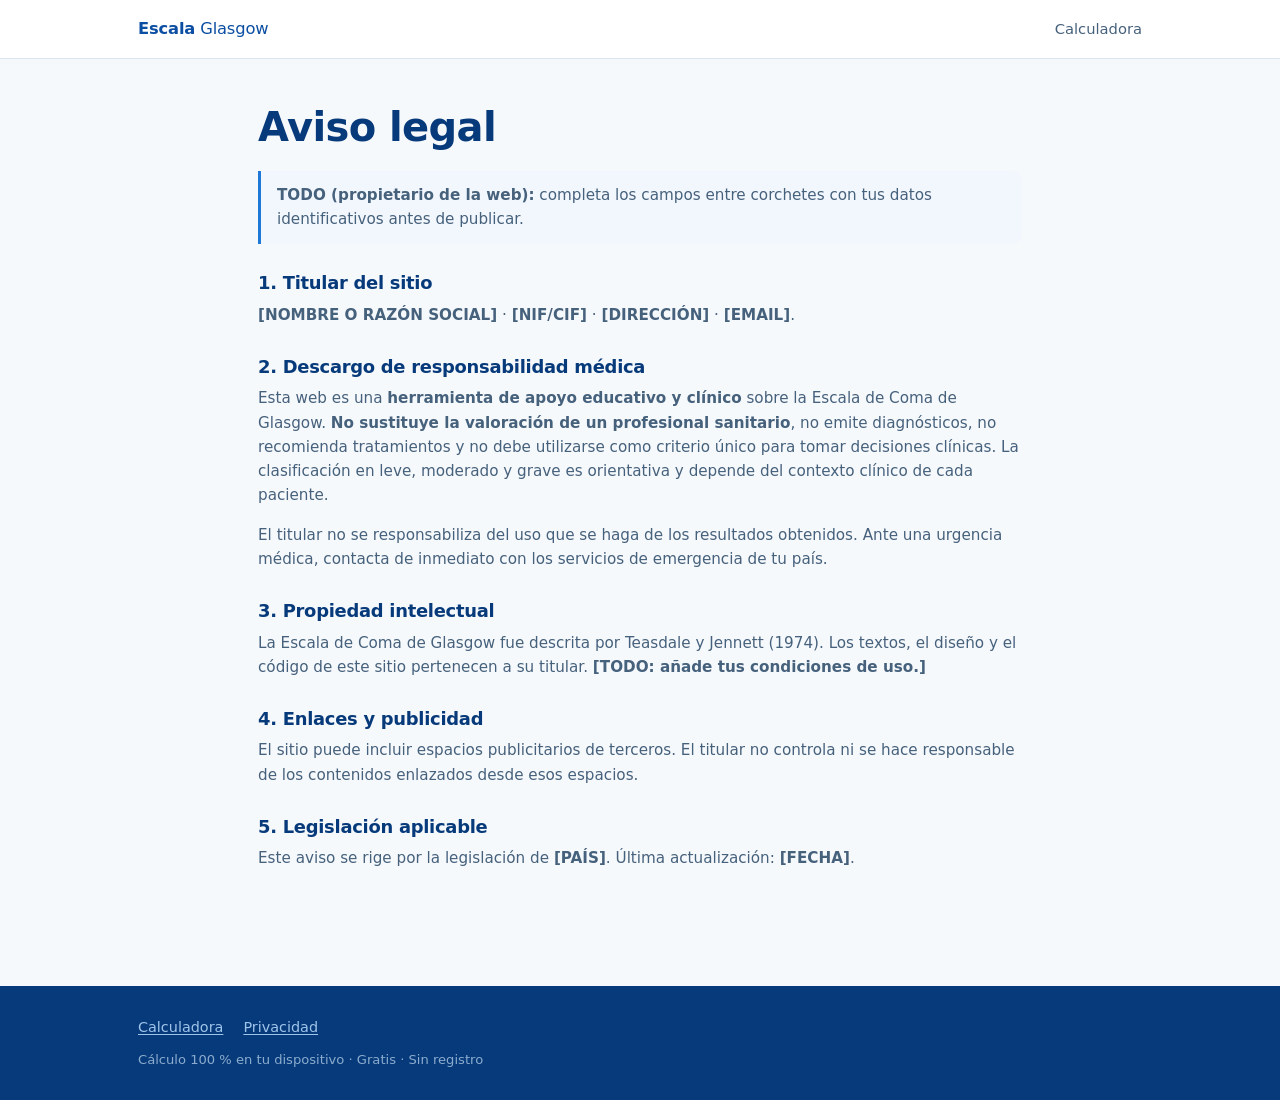
<file: glasgow/aviso-legal.html>
<!doctype html>
<html lang="es">
<head>
<meta charset="utf-8" />
<meta name="viewport" content="width=device-width, initial-scale=1" />
<title>Aviso legal | Escala Glasgow</title>
<meta name="description" content="Aviso legal y descargo de responsabilidad médica de la calculadora de la Escala de Coma de Glasgow." />
<meta name="robots" content="noindex, follow" />
<!-- Google AdSense (anuncios automáticos) -->
<script async src="https://pagead2.googlesyndication.com/pagead/js/adsbygoogle.js?client=ca-pub-7344642121263211"
     crossorigin="anonymous"></script>
<link rel="icon" href="assets/favicon.svg" type="image/svg+xml" />
<link rel="stylesheet" href="styles.css?v=20261013" />
</head>
<body>
<header class="site-header"><div class="wrap header-inner">
  <a class="brand" href="index.html"><span><strong>Escala</strong> Glasgow</span></a>
  <nav class="site-nav" aria-label="Secciones"><a href="index.html">Calculadora</a></nav>
</div></header>

<main class="wrap legal">
  <h1>Aviso legal</h1>
  <p class="note">
    <strong>TODO (propietario de la web):</strong> completa los campos entre corchetes con tus datos
    identificativos antes de publicar.
  </p>

  <h2>1. Titular del sitio</h2>
  <p><strong>[NOMBRE O RAZÓN SOCIAL]</strong> · <strong>[NIF/CIF]</strong> ·
     <strong>[DIRECCIÓN]</strong> · <strong>[EMAIL]</strong>.</p>

  <h2>2. Descargo de responsabilidad médica</h2>
  <p>
    Esta web es una <strong>herramienta de apoyo educativo y clínico</strong> sobre la Escala de Coma
    de Glasgow. <strong>No sustituye la valoración de un profesional sanitario</strong>, no emite
    diagnósticos, no recomienda tratamientos y no debe utilizarse como criterio único para tomar
    decisiones clínicas. La clasificación en leve, moderado y grave es orientativa y depende del
    contexto clínico de cada paciente.
  </p>
  <p>
    El titular no se responsabiliza del uso que se haga de los resultados obtenidos. Ante una
    urgencia médica, contacta de inmediato con los servicios de emergencia de tu país.
  </p>

  <h2>3. Propiedad intelectual</h2>
  <p>La Escala de Coma de Glasgow fue descrita por Teasdale y Jennett (1974). Los textos, el diseño y
     el código de este sitio pertenecen a su titular. <strong>[TODO: añade tus condiciones de uso.]</strong></p>

  <h2>4. Enlaces y publicidad</h2>
  <p>El sitio puede incluir espacios publicitarios de terceros. El titular no controla ni se hace
     responsable de los contenidos enlazados desde esos espacios.</p>

  <h2>5. Legislación aplicable</h2>
  <p>Este aviso se rige por la legislación de <strong>[PAÍS]</strong>. Última actualización:
     <strong>[FECHA]</strong>.</p>
</main>

<footer class="site-footer"><div class="wrap">
  <nav class="footer-links" aria-label="Legal">
    <a href="index.html">Calculadora</a><a href="privacidad.html">Privacidad</a>
  </nav>
  <p class="footer-copy">Cálculo 100&nbsp;% en tu dispositivo · Gratis · Sin registro</p>
</div></footer>
</body>
</html>
</file>
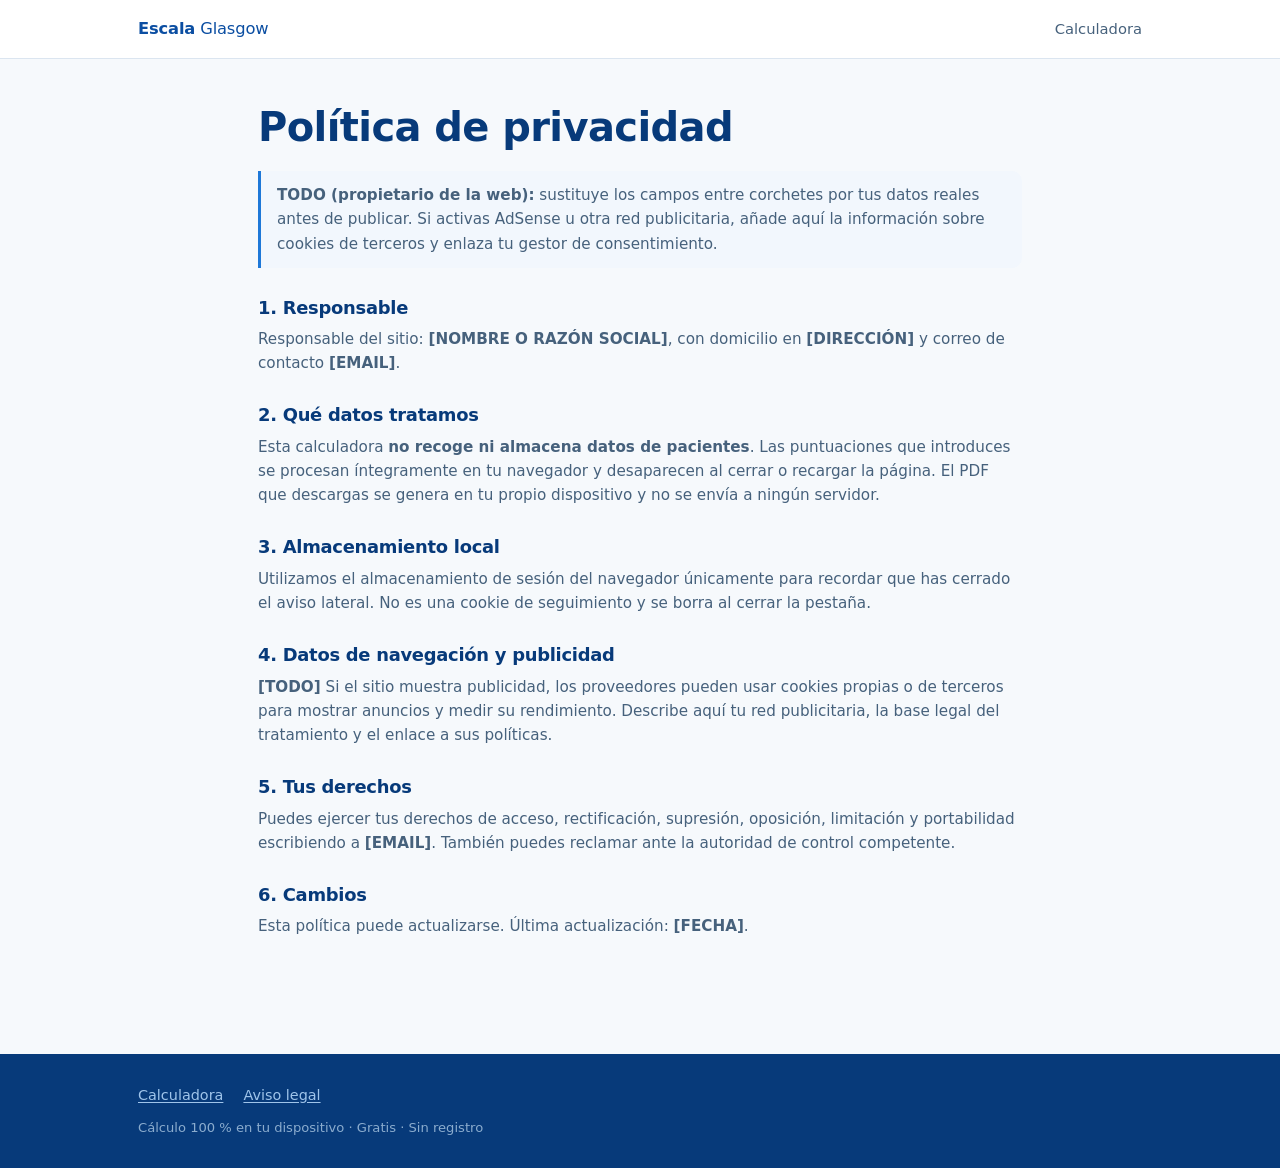
<file: glasgow/privacidad.html>
<!doctype html>
<html lang="es">
<head>
<meta charset="utf-8" />
<meta name="viewport" content="width=device-width, initial-scale=1" />
<title>Política de privacidad | Escala Glasgow</title>
<meta name="description" content="Política de privacidad de la calculadora de la Escala de Coma de Glasgow: el cálculo se realiza en tu dispositivo y no se almacenan datos de pacientes." />
<meta name="robots" content="noindex, follow" />
<!-- Google AdSense (anuncios automáticos) -->
<script async src="https://pagead2.googlesyndication.com/pagead/js/adsbygoogle.js?client=ca-pub-7344642121263211"
     crossorigin="anonymous"></script>
<link rel="icon" href="assets/favicon.svg" type="image/svg+xml" />
<link rel="stylesheet" href="styles.css?v=20261013" />
</head>
<body>
<header class="site-header"><div class="wrap header-inner">
  <a class="brand" href="index.html"><span><strong>Escala</strong> Glasgow</span></a>
  <nav class="site-nav" aria-label="Secciones"><a href="index.html">Calculadora</a></nav>
</div></header>

<main class="wrap legal">
  <h1>Política de privacidad</h1>
  <p class="note">
    <strong>TODO (propietario de la web):</strong> sustituye los campos entre corchetes por tus datos
    reales antes de publicar. Si activas AdSense u otra red publicitaria, añade aquí la información
    sobre cookies de terceros y enlaza tu gestor de consentimiento.
  </p>

  <h2>1. Responsable</h2>
  <p>Responsable del sitio: <strong>[NOMBRE O RAZÓN SOCIAL]</strong>, con domicilio en
     <strong>[DIRECCIÓN]</strong> y correo de contacto <strong>[EMAIL]</strong>.</p>

  <h2>2. Qué datos tratamos</h2>
  <p>Esta calculadora <strong>no recoge ni almacena datos de pacientes</strong>. Las puntuaciones que
     introduces se procesan íntegramente en tu navegador y desaparecen al cerrar o recargar la página.
     El PDF que descargas se genera en tu propio dispositivo y no se envía a ningún servidor.</p>

  <h2>3. Almacenamiento local</h2>
  <p>Utilizamos el almacenamiento de sesión del navegador únicamente para recordar que has cerrado el
     aviso lateral. No es una cookie de seguimiento y se borra al cerrar la pestaña.</p>

  <h2>4. Datos de navegación y publicidad</h2>
  <p><strong>[TODO]</strong> Si el sitio muestra publicidad, los proveedores pueden usar cookies propias
     o de terceros para mostrar anuncios y medir su rendimiento. Describe aquí tu red publicitaria, la
     base legal del tratamiento y el enlace a sus políticas.</p>

  <h2>5. Tus derechos</h2>
  <p>Puedes ejercer tus derechos de acceso, rectificación, supresión, oposición, limitación y
     portabilidad escribiendo a <strong>[EMAIL]</strong>. También puedes reclamar ante la autoridad de
     control competente.</p>

  <h2>6. Cambios</h2>
  <p>Esta política puede actualizarse. Última actualización: <strong>[FECHA]</strong>.</p>
</main>

<footer class="site-footer"><div class="wrap">
  <nav class="footer-links" aria-label="Legal">
    <a href="index.html">Calculadora</a><a href="aviso-legal.html">Aviso legal</a>
  </nav>
  <p class="footer-copy">Cálculo 100&nbsp;% en tu dispositivo · Gratis · Sin registro</p>
</div></footer>
</body>
</html>
</file>
<file: glasgow/styles.css>
/* ==========================================================================
   Escala Glasgow — estilo médico moderno (azul · blanco · verde)
   Secciones: 1 tokens · 2 base · 3 cabecera · 4 herramienta · 5 anuncios
              6 contenido · 7 tabla · 8 pie · 9 responsive · 10 movimiento
   ========================================================================== */

/* ---------- 1. Tokens ---------- */
:root {
  --blue-900: #073a7a;
  --blue-700: #0b4ea2;
  --blue-600: #1565c0;
  --blue-500: #1e78d8;
  --blue-100: #e3effb;
  --blue-50:  #f2f7fd;

  --green-700: #0b7a57;
  --green-600: #0f9d6e;
  --green-100: #e2f6ee;

  --amber-700: #a35c00;
  --amber-600: #c77700;
  --amber-100: #fdf1dd;

  --red-700: #a81f1f;
  --red-600: #c62828;
  --red-100: #fdeaea;

  --ink:      #10243a;
  --ink-soft: #46617c;
  --ink-mute: #6b829a;
  --line:     #dbe5f0;
  --line-soft:#eaf0f7;
  --white:    #ffffff;
  --bg:       #f6f9fc;

  --radius:   16px;
  --radius-sm:10px;
  --shadow:   0 1px 2px rgba(16, 36, 58, .05), 0 8px 24px rgba(16, 36, 58, .06);
  --shadow-lg:0 2px 4px rgba(16, 36, 58, .06), 0 18px 48px rgba(16, 36, 58, .12);
  --wrap:     1060px;
  color-scheme: light;
  --ease:     cubic-bezier(.4, 0, .2, 1);
}

/* ---------- 2. Base ---------- */
*, *::before, *::after { box-sizing: border-box; }

html { -webkit-text-size-adjust: 100%; scroll-behavior: smooth; }

body {
  margin: 0;
  background: var(--bg);
  color: var(--ink);
  font-family: Inter, system-ui, -apple-system, "Segoe UI", Roboto, Helvetica, Arial, sans-serif;
  font-size: 16px;
  line-height: 1.6;
  -webkit-font-smoothing: antialiased;
}

h1, h2, h3, h4 { line-height: 1.2; margin: 0 0 .5em; letter-spacing: -.015em; color: var(--blue-900); }
h1 { font-size: clamp(1.6rem, 1.15rem + 2vw, 2.5rem); font-weight: 700; }
h2 { font-size: clamp(1.3rem, 1.05rem + 1.1vw, 1.8rem); font-weight: 700; }
h3 { font-size: 1.08rem; font-weight: 600; color: var(--blue-700); }
h4 { font-size: 1rem; font-weight: 600; }
p  { margin: 0 0 1em; }
a  { color: var(--blue-600); text-underline-offset: 2px; }
a:hover { color: var(--blue-700); }
strong { font-weight: 600; }
em { font-style: normal; }

.wrap { width: 100%; max-width: var(--wrap); margin-inline: auto; padding-inline: clamp(16px, 4vw, 28px); }

main > section { padding-block: clamp(28px, 4vw, 48px); }
main > section.ad-wrap { padding-block: 0; }

.skip-link {
  position: absolute; left: -9999px; top: 0; z-index: 99;
  background: var(--blue-700); color: #fff; padding: 12px 18px; border-radius: 0 0 var(--radius-sm) 0;
}
.skip-link:focus { left: 0; }

:where(a, button, input, summary):focus-visible {
  outline: 3px solid var(--blue-500); outline-offset: 2px; border-radius: 6px;
}

.sec-intro { color: var(--ink-soft); max-width: 70ch; }
.note { font-size: .92rem; color: var(--ink-soft); background: var(--blue-50);
        border-left: 3px solid var(--blue-500); padding: 12px 16px; border-radius: 0 var(--radius-sm) var(--radius-sm) 0; }

/* ---------- 3. Cabecera ---------- */
.site-header {
  position: sticky; top: env(safe-area-inset-top, 0px); z-index: 20;
  background: rgba(255, 255, 255, .92);
  backdrop-filter: saturate(160%) blur(8px);
  border-bottom: 1px solid var(--line);
}
.header-inner { display: flex; align-items: center; justify-content: space-between; gap: 16px; min-height: 58px; }
.brand { display: inline-flex; align-items: center; gap: 9px; color: var(--blue-700);
         font-size: 1.02rem; text-decoration: none; letter-spacing: -.01em; }
.brand strong { font-weight: 700; }
.brand-mark { width: 28px; height: 28px; flex: none; }
.site-nav { display: flex; gap: clamp(10px, 2vw, 22px); flex-wrap: wrap; }
.site-nav a { color: var(--ink-soft); font-size: .92rem; font-weight: 500; text-decoration: none; }
.site-nav a:hover { color: var(--blue-700); }

/* ---------- 4. La herramienta ---------- */
.hero { padding-block: clamp(20px, 3vw, 36px) 12px; }
.hero h1 { max-width: 24ch; }
.hero-sub { color: var(--ink-soft); max-width: 62ch; margin: 0; font-size: clamp(.95rem, .9rem + .2vw, 1.06rem); }

.tool-card {
  background: var(--white);
  border: 1px solid var(--line);
  border-radius: var(--radius);
  box-shadow: var(--shadow-lg);
  overflow: clip;
}

.result-bar {
  position: sticky; top: calc(58px + env(safe-area-inset-top, 0px)); z-index: 10;
  display: flex; align-items: center; gap: clamp(12px, 3vw, 22px);
  padding: 14px clamp(16px, 3vw, 24px);
  background: linear-gradient(135deg, var(--blue-700), var(--blue-500));
  color: #fff;
  border-bottom: 1px solid rgba(255, 255, 255, .25);
  transition: background .25s var(--ease);
}
.tool-card[data-band="leve"]     .result-bar { background: linear-gradient(135deg, var(--green-700), var(--green-600)); }
.tool-card[data-band="moderado"] .result-bar { background: linear-gradient(135deg, var(--amber-700), var(--amber-600)); }
.tool-card[data-band="grave"]    .result-bar { background: linear-gradient(135deg, var(--red-700), var(--red-600)); }
.tool-card[data-band="nt"]       .result-bar { background: linear-gradient(135deg, #3f5d7d, #5b7898); }

.result-score { display: flex; align-items: baseline; gap: 4px; flex: none; }
.result-total {
  font-size: clamp(2.1rem, 1.5rem + 2.4vw, 3rem); font-weight: 700; line-height: 1;
  font-variant-numeric: tabular-nums; letter-spacing: -.03em;
}
.result-total.is-pop { animation: pop .28s var(--ease); }
@keyframes pop { 0% { transform: scale(.82); opacity: .5; } 100% { transform: scale(1); opacity: 1; } }
.result-max { font-size: 1rem; opacity: .75; font-weight: 500; }
.result-meta { min-width: 0; }
.result-breakdown { margin: 0; font-weight: 600; font-size: clamp(.95rem, .9rem + .3vw, 1.12rem);
                    font-variant-numeric: tabular-nums; }
.result-band { margin: 2px 0 0; font-size: .86rem; opacity: .9; text-transform: uppercase; letter-spacing: .08em; }

.gcs-form { padding: clamp(14px, 2.5vw, 22px) clamp(16px, 3vw, 24px) 4px; display: grid; gap: 18px; border: 0; }

.comp { border: 0; margin: 0; padding: 0; }
.comp legend { display: flex; align-items: center; gap: 10px; padding: 0 0 10px; width: 100%; }
.comp-key {
  display: grid; place-items: center; width: 28px; height: 28px; flex: none;
  background: var(--blue-100); color: var(--blue-700);
  border-radius: 8px; font-weight: 700; font-size: .95rem;
}
.comp-name { font-weight: 600; color: var(--blue-900); font-size: 1.02rem; }
.comp-range { margin-left: auto; font-size: .8rem; color: var(--ink-mute); background: var(--line-soft);
              padding: 2px 9px; border-radius: 99px; font-variant-numeric: tabular-nums; }

.opts { display: grid; gap: 8px; grid-template-columns: repeat(auto-fit, minmax(255px, 1fr)); }

.opt {
  position: relative; display: flex; align-items: flex-start; gap: 11px;
  padding: 11px 13px; cursor: pointer;
  background: var(--white);
  border: 1.5px solid var(--line); border-radius: var(--radius-sm);
  transition: border-color .16s var(--ease), background .16s var(--ease), transform .16s var(--ease);
}
.opt:hover { border-color: var(--blue-500); background: var(--blue-50); }
.opt:active { transform: scale(.995); }
.opt input {
  position: absolute; width: 1px; height: 1px; opacity: 0; margin: 0; pointer-events: none;
}
.opt:has(input:focus-visible) { outline: 3px solid var(--blue-500); outline-offset: 2px; }

.opt-pts {
  display: grid; place-items: center; flex: none; min-width: 32px; height: 32px; padding: 0 6px;
  background: var(--line-soft); color: var(--ink-soft);
  border-radius: 9px; font-weight: 700; font-size: 1rem; font-variant-numeric: tabular-nums;
  transition: background .16s var(--ease), color .16s var(--ease);
}
.opt-text { display: grid; gap: 1px; min-width: 0; }
.opt-text strong { font-size: .97rem; font-weight: 600; color: var(--ink); }
.opt-text em { font-size: .84rem; color: var(--ink-mute); line-height: 1.45; }

.opt:has(input:checked) { border-color: var(--blue-600); background: var(--blue-50); box-shadow: inset 0 0 0 1px var(--blue-600); }
.opt:has(input:checked) .opt-pts { background: var(--blue-600); color: #fff; }
.opt:has(input:checked) .opt-text strong { color: var(--blue-900); }

.opt-nt { border-style: dashed; }
.opt-nt .opt-pts { font-size: .8rem; letter-spacing: .04em; }
.opt-nt:has(input:checked) { border-color: #5b7898; box-shadow: inset 0 0 0 1px #5b7898; background: #f3f6fa; }
.opt-nt:has(input:checked) .opt-pts { background: #5b7898; }

/* Fallback sin :has() */
@supports not selector(:has(*)) {
  .opt input:checked ~ .opt-pts { background: var(--blue-600); color: #fff; }
}

.interp { margin: 4px clamp(16px, 3vw, 24px) 0; padding: 14px 16px; border-radius: var(--radius-sm);
          background: var(--blue-50); border: 1px solid var(--line); }
.interp-text { margin: 0 0 .6em; font-weight: 600; color: var(--blue-900); }
.interp-context { margin: 0; font-size: .88rem; color: var(--ink-soft); }
.tool-card[data-band="leve"]     .interp { background: var(--green-100); border-color: #bfe8d8; }
.tool-card[data-band="moderado"] .interp { background: var(--amber-100); border-color: #f2dcb6; }
.tool-card[data-band="grave"]    .interp { background: var(--red-100); border-color: #f4c9c9; }

.tool-actions { display: flex; flex-wrap: wrap; gap: 10px; padding: 16px clamp(16px, 3vw, 24px) 4px; }

.btn {
  display: inline-flex; align-items: center; justify-content: center; gap: 8px;
  font: inherit; font-weight: 600; cursor: pointer;
  padding: 12px 18px; border-radius: var(--radius-sm); border: 1.5px solid transparent;
  transition: transform .14s var(--ease), background .16s var(--ease), box-shadow .16s var(--ease), opacity .16s;
}
.btn svg { width: 18px; height: 18px; flex: none; }
.btn:hover { transform: translateY(-1px); }
.btn:active { transform: translateY(0); }
.btn[disabled] { opacity: .5; cursor: not-allowed; transform: none; }

.btn-primary { background: var(--green-600); color: #fff; box-shadow: 0 2px 10px rgba(15, 157, 110, .3); }
.btn-primary:hover { background: var(--green-700); }
.btn-ghost { background: var(--white); color: var(--blue-700); border-color: var(--blue-600); }
.btn-ghost:hover { background: var(--blue-50); }
.btn-ghost.is-ok { background: var(--green-100); border-color: var(--green-600); color: var(--green-700); }
.btn-reset { background: transparent; color: var(--ink-mute); padding-inline: 12px; }
.btn-reset:hover { color: var(--red-600); }
.btn-block { width: 100%; }

.privacy-badge { margin: 12px clamp(16px, 3vw, 24px); font-size: .88rem; color: var(--green-700);
                 background: var(--green-100); border-radius: var(--radius-sm); padding: 10px 14px; }
.notice { font-size: .88rem; border-radius: var(--radius-sm); padding: 11px 14px; }
.notice-med { margin: 0 clamp(16px, 3vw, 24px) clamp(16px, 3vw, 20px); color: var(--ink-soft);
              background: var(--blue-50); border: 1px dashed var(--line); }
.notice-warn { margin: 0 clamp(16px, 3vw, 24px) 0; color: var(--amber-700); background: var(--amber-100);
               border: 1px solid #f2dcb6; }

/* ---------- 5. Anuncios (placeholders) ---------- */
.ad-wrap { padding-block: clamp(14px, 2.5vw, 22px) 0; }
.ad-slot {
  display: grid; place-items: center;
  border: 1.5px dashed #c6d4e4; border-radius: var(--radius-sm);
  background: repeating-linear-gradient(135deg, #fbfdff 0 10px, #f4f8fc 10px 20px);
  color: #9fb3c8;
}
.ad-label { font-size: .72rem; font-weight: 700; letter-spacing: .22em; }
.ad-leaderboard { min-height: 96px; }
.ad-incontent   { min-height: 260px; }
.ad-mini        { min-height: 86px; width: 100%; }
.ad-popup       { min-height: 230px; width: 100%; margin-block: 12px; }

.ad-toast {
  position: fixed; right: 14px; bottom: calc(14px + env(safe-area-inset-bottom, 0px)); z-index: 30; width: min(290px, calc(100vw - 28px));
  background: var(--white); border: 1px solid var(--line); border-radius: var(--radius);
  box-shadow: var(--shadow-lg); padding: 12px;
  animation: toast-in .3s var(--ease);
}
@keyframes toast-in { from { opacity: 0; transform: translateY(12px); } to { opacity: 1; transform: none; } }
.ad-toast[hidden] { display: none; }
.ad-toast-close {
  position: absolute; top: -9px; right: -9px; width: 26px; height: 26px; border-radius: 50%;
  border: 1px solid var(--line); background: var(--white); color: var(--ink-soft);
  font-size: 17px; line-height: 1; cursor: pointer; box-shadow: var(--shadow);
}
.ad-toast-close:hover { color: var(--red-600); }

.ad-dialog {
  width: min(340px, calc(100vw - 32px));
  border: 0; border-radius: var(--radius); padding: 20px;
  box-shadow: var(--shadow-lg); color: var(--ink);
}
.ad-dialog::backdrop { background: rgba(7, 34, 58, .5); backdrop-filter: blur(2px); }
.ad-dialog-x { position: absolute; top: 8px; right: 8px; margin: 0; }
.ad-dialog-x button {
  width: 30px; height: 30px; border-radius: 50%; border: 1px solid var(--line);
  background: var(--white); color: var(--ink-soft); font-size: 19px; line-height: 1; cursor: pointer;
}
.ad-dialog-x button:hover { color: var(--red-600); }
.ad-dialog-ok { margin: 0 24px .4em 0; font-weight: 600; color: var(--green-700); }

/* ---------- 6. Contenido ---------- */
.steps { list-style: none; margin: 0; padding: 0; display: grid; gap: 14px;
         grid-template-columns: repeat(auto-fit, minmax(240px, 1fr)); }
.steps li { background: var(--white); border: 1px solid var(--line); border-radius: var(--radius);
            padding: 18px; box-shadow: var(--shadow); }
.steps svg { width: 26px; height: 26px; color: var(--green-600); margin-bottom: 6px; }
.steps p { margin: 0; font-size: .92rem; color: var(--ink-soft); }

.cards { display: grid; gap: 14px; grid-template-columns: repeat(auto-fit, minmax(250px, 1fr)); margin-bottom: 28px; }
.card { background: var(--white); border: 1px solid var(--line); border-left: 3px solid var(--blue-500);
        border-radius: var(--radius); padding: 16px 18px; box-shadow: var(--shadow); }
.card h3 { margin-bottom: .35em; }
.card p { margin: 0; font-size: .92rem; color: var(--ink-soft); }

.bands { display: grid; gap: 14px; grid-template-columns: repeat(auto-fit, minmax(230px, 1fr)); margin-bottom: 18px; }
.band { background: var(--white); border: 1px solid var(--line); border-radius: var(--radius);
        padding: 16px 18px; box-shadow: var(--shadow); border-top: 4px solid var(--line); }
.band-range { display: block; font-size: .8rem; font-weight: 700; letter-spacing: .1em; color: var(--ink-mute);
              font-variant-numeric: tabular-nums; }
.band strong { display: block; font-size: 1.15rem; margin-bottom: .3em; }
.band p { margin: 0; font-size: .9rem; color: var(--ink-soft); }
.band-leve     { border-top-color: var(--green-600); } .band-leve strong     { color: var(--green-700); }
.band-moderado { border-top-color: var(--amber-600); } .band-moderado strong { color: var(--amber-700); }
.band-grave    { border-top-color: var(--red-600); }   .band-grave strong    { color: var(--red-700); }

.list-check, .list-x { list-style: none; margin: 0 0 1.4em; padding: 0; display: grid; gap: 9px; max-width: 86ch; }
.list-check li, .list-x li {
  position: relative; padding: 11px 14px 11px 40px; font-size: .93rem; color: var(--ink-soft);
  background: var(--white); border: 1px solid var(--line); border-radius: var(--radius-sm);
}
.list-check li::before, .list-x li::before {
  position: absolute; left: 13px; top: 10px; font-weight: 700; font-size: 1rem;
}
.list-check li::before { content: "✓"; color: var(--green-600); }
.list-x li::before     { content: "✕"; color: var(--red-600); }
.list-check li strong, .list-x li strong { color: var(--ink); }

.cases { display: grid; gap: 14px; grid-template-columns: repeat(auto-fit, minmax(265px, 1fr)); }
.case { background: var(--white); border: 1px solid var(--line); border-radius: var(--radius);
        padding: 16px 18px; box-shadow: var(--shadow); }
.case h4 { color: var(--blue-700); margin-bottom: .5em; }
.case p { font-size: .92rem; color: var(--ink-soft); margin-bottom: .7em; }
.case-res { margin: 0 !important; font-weight: 600; font-size: .98rem; padding: 9px 12px;
            border-radius: var(--radius-sm); font-variant-numeric: tabular-nums; }
.case-res.band-leve     { background: var(--green-100); color: var(--green-700); }
.case-res.band-moderado { background: var(--amber-100); color: var(--amber-700); }
.case-res.band-grave    { background: var(--red-100);   color: var(--red-700); }
.case-res.band-nt       { background: #eef2f7; color: #3f5d7d; }

details {
  background: var(--white); border: 1px solid var(--line); border-radius: var(--radius-sm);
  padding: 0 16px; margin-bottom: 9px; box-shadow: var(--shadow);
}
details summary {
  cursor: pointer; padding: 14px 0; font-weight: 600; color: var(--blue-900); font-size: .98rem;
  list-style: none; display: flex; align-items: center; justify-content: space-between; gap: 12px;
}
details summary::-webkit-details-marker { display: none; }
details summary::after {
  content: "+"; flex: none; color: var(--blue-600); font-size: 1.3rem; font-weight: 400; line-height: 1;
  transition: transform .2s var(--ease);
}
details[open] summary::after { content: "−"; }
details p { margin: 0 0 14px; font-size: .93rem; color: var(--ink-soft); max-width: 78ch; }

.closing p { color: var(--ink-soft); max-width: 78ch; font-size: .95rem; }

/* ---------- 7. Tabla ---------- */
.table-scroll { overflow-x: auto; -webkit-overflow-scrolling: touch; margin-bottom: 26px;
                border: 1px solid var(--line); border-radius: var(--radius); background: var(--white);
                box-shadow: var(--shadow); }
.gcs-table { width: 100%; min-width: 620px; border-collapse: collapse; font-size: .92rem; }
.gcs-table caption { text-align: left; padding: 14px 16px 0; font-size: .85rem; color: var(--ink-mute); }
.gcs-table th, .gcs-table td { padding: 11px 14px; text-align: left; border-bottom: 1px solid var(--line-soft); }
.gcs-table thead th { background: var(--blue-700); color: #fff; font-weight: 600; font-size: .88rem;
                      border-bottom: 0; position: sticky; top: 0; }
.gcs-table thead th:first-child { width: 58px; }
.gcs-table tbody th { background: var(--blue-50); color: var(--blue-700); font-weight: 700;
                      font-variant-numeric: tabular-nums; text-align: center; }
.gcs-table tbody tr:hover td { background: var(--blue-50); }
.gcs-table .na { color: #b9c7d6; }
.gcs-table .row-nt th { background: #eef2f7; color: #3f5d7d; }
.gcs-table .row-nt td { color: var(--ink-mute); font-style: italic; }
.gcs-table tbody tr:last-child th, .gcs-table tbody tr:last-child td { border-bottom: 0; }

/* ---------- 8. Pie ---------- */
.site-footer { margin-top: clamp(28px, 5vw, 56px); background: var(--blue-900); color: #c9dcf0; padding-block: 30px; }
.footer-disclaimer { font-size: .88rem; max-width: 86ch; color: #bfd4ea; }
.footer-disclaimer strong { color: #fff; }
.footer-links { display: flex; gap: 20px; flex-wrap: wrap; margin-bottom: 10px; }
.footer-links a { color: #9fc4ea; font-size: .9rem; }
.footer-copy { margin: 0; font-size: .82rem; color: #8bacce; }

/* ---------- 9. Responsive ---------- */
@media (max-width: 760px) {
  .site-nav { gap: 12px; }
  .site-nav a { font-size: .85rem; }
  .hero { padding-block: 16px 10px; }
  .hero-sub { font-size: .92rem; }
  .result-bar { top: calc(56px + env(safe-area-inset-top, 0px)); padding: 12px 14px; }
  .tool-actions { padding-inline: 14px; }
  .tool-actions .btn { flex: 1 1 100%; }
  .tool-actions .btn-reset { flex-basis: auto; }
  .opts { grid-template-columns: 1fr; }
}
@media (max-width: 420px) {
  .brand span { font-size: .95rem; }
  .site-nav a:nth-child(3) { display: none; }
  .opt-text em { font-size: .8rem; }
}

/* ---------- 10. Movimiento ---------- */
.reveal { opacity: 0; transform: translateY(14px); transition: opacity .5s var(--ease), transform .5s var(--ease); }
.reveal.is-in { opacity: 1; transform: none; }
html:not(.is-ready) .reveal { opacity: 1; transform: none; }

@media (prefers-reduced-motion: reduce) {
  html { scroll-behavior: auto; }
  *, *::before, *::after { animation-duration: .001ms !important; transition-duration: .001ms !important; }
  .reveal { opacity: 1 !important; transform: none !important; }
}

@media print {
  .site-header, .site-nav, .ad-slot, .ad-wrap, .ad-toast, .ad-dialog, .tool-actions, .skip-link { display: none !important; }
  body { background: #fff; }
  .tool-card { box-shadow: none; border-color: #999; }
  .result-bar { position: static; background: #eee !important; color: #000; }
}

/* ---------- 11. Páginas legales ---------- */
.legal { padding-block: clamp(24px, 4vw, 44px); max-width: 820px; }
.legal h2 { font-size: 1.12rem; margin-top: 1.6em; }
.legal p { color: var(--ink-soft); font-size: .95rem; }
.legal .note { margin-bottom: 1.6em; }
</file>
